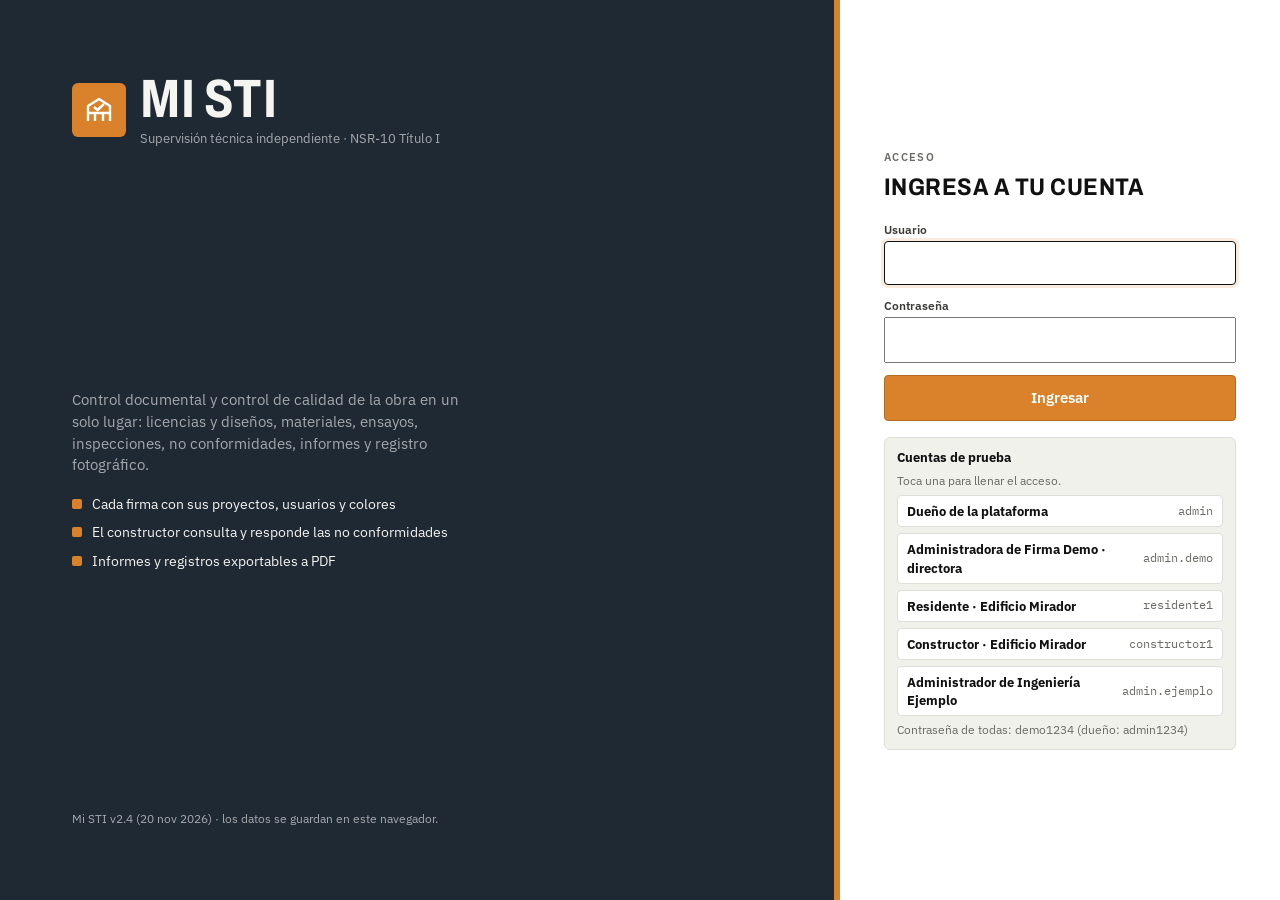
<file: index.html>
<!doctype html>
<html lang="es">
<head>
<meta charset="utf-8">
<meta name="viewport" content="width=device-width,initial-scale=1,viewport-fit=cover">
<title>Mi STI</title>
<meta name="description" content="Control documental y de calidad para la supervisión técnica independiente (NSR-10 Título I).">
<link rel="manifest" href="manifest.webmanifest?v=2.4">
<link rel="icon" type="image/png" sizes="32x32" href="icons/favicon-32.png?v=2.4">
<link rel="icon" type="image/svg+xml" href="icons/icon.svg?v=2.4">
<link rel="apple-touch-icon" sizes="180x180" href="icons/apple-touch-icon.png?v=2.4">
<meta name="theme-color" content="#1f2933">
<meta name="application-name" content="Mi STI">
<meta name="apple-mobile-web-app-title" content="Mi STI">
<meta name="apple-mobile-web-app-capable" content="yes">
<meta name="mobile-web-app-capable" content="yes">
<meta name="apple-mobile-web-app-status-bar-style" content="black-translucent">
<link rel="preconnect" href="https://fonts.googleapis.com">
<link rel="preconnect" href="https://fonts.gstatic.com" crossorigin>
<link rel="stylesheet" href="https://fonts.googleapis.com/css2?family=Archivo:wdth,wght@75..100,500..800&family=IBM+Plex+Sans:wght@400;500;600;700&family=IBM+Plex+Mono:wght@400;500&display=swap">
<link rel="stylesheet" href="css/app.css?v=2.4">
</head>
<body>
<div id="loginRoot" hidden></div>
<div class="app" id="app" hidden>
  <aside class="rail" aria-label="Módulos">
    <div class="brand"><span class="logo" id="railLogo"></span><span><b>MI STI</b><small id="railFirm"></small></span></div>
    <nav class="nav" id="nav"></nav>
    <div class="railfoot">Mi STI v2.4 (20 nov 2026) · datos guardados en este navegador.</div>
  </aside>
  <div class="main">
    <header class="top">
      <div class="proj"><select id="projSel" aria-label="Proyecto"></select><span id="topSub"></span><span class="topver">Mi STI v2.4 (20 nov 2026)</span></div>
      <span class="aiBox" id="aiBox"><i></i><span>Conectando IA…</span></span>
      <div class="userbox" id="userBox"></div>
    </header>
    <div class="ro" id="roBanner" hidden></div>
    <main class="content" id="view"></main>
  </div>
</div>
<div class="scrim" id="scrim" hidden></div>
<aside class="sheet" id="sheet" hidden role="dialog" aria-modal="true"></aside>
<div class="lightbox" id="lightbox" hidden></div>
<div class="toast" id="toast" hidden></div>
<noscript><p style="padding:20px">Mi STI necesita JavaScript.</p></noscript>
<script src="js/ens-concreto.js?v=2.4"></script>
<script src="js/ens-mamposteria.js?v=2.4"></script>
<script src="js/datos.js?v=2.4"></script>
<script src="js/core.js?v=2.4"></script>
<script src="js/vistas.js?v=2.4"></script>
<script src="js/acciones.js?v=2.4"></script>
<script src="js/concreto-obra.js?v=2.4"></script>
</body>
</html>
</file>
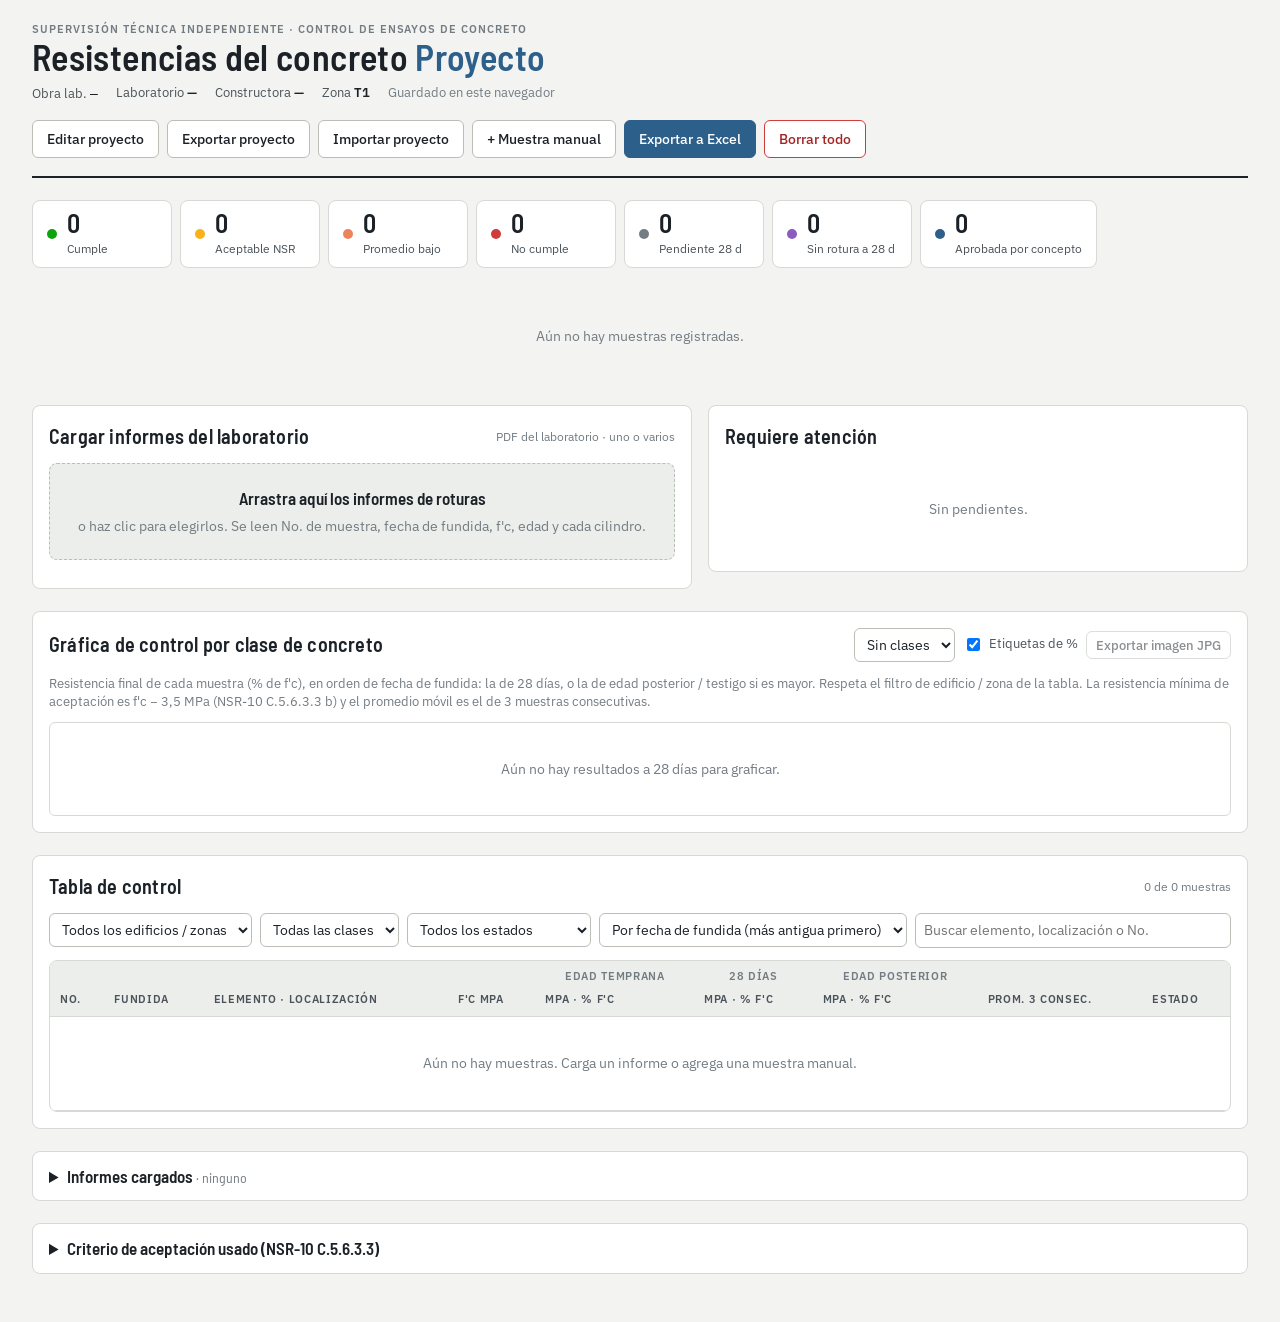
<file: ensayos/concreto.html>
<!doctype html>
<html lang="es">
<head>
<meta charset="utf-8">
<meta name="viewport" content="width=device-width,initial-scale=1,viewport-fit=cover">
<title>Mi STI · Ensayos de concreto</title>
<link rel="preconnect" href="https://fonts.googleapis.com">
<link rel="preconnect" href="https://fonts.gstatic.com" crossorigin>
<link rel="stylesheet" href="https://fonts.googleapis.com/css2?family=Barlow+Semi+Condensed:wght@500;600;700&family=IBM+Plex+Sans:wght@400;500;600&family=IBM+Plex+Mono:wght@400;500&display=swap">
<style>
:root{
  color-scheme:light;
  --bg:#f3f4f2; --surface:#ffffff; --surface-2:#eceeeb; --line:#d6d9d4; --line-strong:#b9beb7;
  --ink:#1b2126; --ink-2:#4a535a; --ink-3:#737c83;
  --accent:#2c5f8a; --accent-ink:#ffffff; --accent-soft:#e3ecf4;
  --good:#0ca30c; --good-ink:#0b6e0b; --good-bg:#e5f4e3;
  --warn:#fab219; --warn-ink:#7a5300; --warn-bg:#fdf1d4;
  --serious:#ec835a; --serious-ink:#9a3f17; --serious-bg:#fbe6dc;
  --crit:#d03b3b; --crit-ink:#a02525; --crit-bg:#f9e0e0;
  --muted-bg:#e7e9e6; --late:#8a5cc2; --late-ink:#5f3a8c; --late-bg:#efe7f8;
  --shadow:0 1px 2px rgba(20,30,40,.06),0 6px 20px rgba(20,30,40,.08);
  --f-display:"Barlow Semi Condensed","Arial Narrow",Arial,sans-serif;
  --f-body:"IBM Plex Sans",system-ui,-apple-system,"Segoe UI",Roboto,sans-serif;
  --f-mono:"IBM Plex Mono",ui-monospace,"SFMono-Regular",Menlo,Consolas,monospace;
}
*{box-sizing:border-box}
body{background:var(--bg);color:var(--ink);font-family:var(--f-body);font-size:14px;line-height:1.45;padding-inline:clamp(16px,3vw,32px);padding-block:0 48px}
.wrap{max-width:1320px;margin:0 auto;display:flex;flex-direction:column;gap:22px}
h1,h2,h3{font-family:var(--f-display);font-weight:600;letter-spacing:.01em;text-wrap:balance;margin:0}
h2{font-size:20px}
h3{font-size:16px}
.mono,.num{font-family:var(--f-mono);font-variant-numeric:tabular-nums}
button,input,select,textarea{font:inherit;color:inherit}
button{cursor:pointer}
:focus-visible{outline:2px solid var(--accent);outline-offset:2px}
.eyebrow{font-size:11px;text-transform:uppercase;letter-spacing:.09em;color:var(--ink-3);font-weight:600}
.muted{color:var(--ink-3)}

/* header */
.top{display:flex;flex-wrap:wrap;align-items:flex-end;justify-content:space-between;gap:16px;padding-block:22px 18px;border-bottom:2px solid var(--ink)}
.top h1{font-size:clamp(26px,4vw,36px);line-height:1.05}
.top h1 span{color:var(--accent)}
.meta{display:flex;flex-wrap:wrap;gap:6px 18px;margin-top:8px;color:var(--ink-2);font-size:13px}
.meta b{font-weight:600;color:var(--ink)}
.actions{display:flex;flex-wrap:wrap;gap:8px}
.btn{border:1px solid var(--line-strong);background:var(--surface);padding:8px 14px;border-radius:6px;font-weight:500;display:inline-flex;align-items:center;gap:6px}
.btn:hover{border-color:var(--ink-2)}
.btn.primary{background:var(--accent);border-color:var(--accent);color:var(--accent-ink)}
.btn.primary:hover{filter:brightness(1.08)}
.btn.danger{color:var(--crit-ink);border-color:var(--crit)}
.btn.small{padding:4px 9px;font-size:12.5px}
.btn:disabled{opacity:.5;cursor:not-allowed}
.banner{padding:10px 14px;border-radius:6px;background:var(--warn-bg);color:var(--warn-ink);border:1px solid var(--warn)}

/* status summary */
.statusbar{display:flex;flex-wrap:wrap;gap:8px}
.schip{display:flex;align-items:center;gap:10px;border:1px solid var(--line);background:var(--surface);border-radius:8px;padding:9px 14px;min-width:140px;text-align:left}
.schip .n{font-family:var(--f-display);font-size:26px;font-weight:600;line-height:1}
.schip .l{font-size:12px;color:var(--ink-2);line-height:1.2}
.schip[aria-pressed="true"]{border-color:var(--ink);box-shadow:inset 0 0 0 1px var(--ink)}
.dot{width:10px;height:10px;border-radius:50%;flex:none}

/* class cards */
.classes{display:grid;grid-template-columns:repeat(auto-fit,minmax(260px,1fr));gap:12px}
.ccard{background:var(--surface);border:1px solid var(--line);border-radius:8px;padding:14px 16px;display:flex;flex-direction:column;gap:10px}
.ccard header{display:flex;justify-content:space-between;align-items:baseline;gap:8px}
.ccard .fc{font-family:var(--f-display);font-size:24px;font-weight:600}
.ccard .fc small{font-size:13px;color:var(--ink-3);font-family:var(--f-body);font-weight:400}
.stats{display:grid;grid-template-columns:repeat(3,1fr);gap:8px 12px}
.stats div{display:flex;flex-direction:column}
.stats .k{font-size:11px;color:var(--ink-3)}
.stats .v{font-family:var(--f-mono);font-size:15px;font-weight:500}
.bar{height:6px;border-radius:3px;background:var(--surface-2);overflow:hidden;display:flex;gap:2px}
.bar i{display:block;height:100%}

/* layout grid */
.grid2{display:grid;grid-template-columns:minmax(0,1.1fr) minmax(0,.9fr);gap:16px;align-items:start}
@media (max-width:900px){.grid2{grid-template-columns:1fr}}
.panel{background:var(--surface);border:1px solid var(--line);border-radius:8px;padding:16px;display:flex;flex-direction:column;gap:12px;min-width:0}
.panel > header{display:flex;justify-content:space-between;align-items:center;gap:10px;flex-wrap:wrap}

/* drop */
.drop{border:1.5px dashed var(--line-strong);border-radius:8px;padding:22px 16px;text-align:center;background:var(--surface-2);display:flex;flex-direction:column;align-items:center;gap:6px;cursor:pointer;transition:background .15s,border-color .15s}
.drop.over{border-color:var(--accent);background:var(--accent-soft)}
.drop strong{font-family:var(--f-display);font-size:17px;font-weight:600}
.drop input{display:none}
.review{display:flex;flex-direction:column;gap:12px}
.rep{border:1px solid var(--line);border-radius:8px;overflow:hidden}
.rep > .rh{background:var(--surface-2);padding:10px 12px;display:flex;flex-wrap:wrap;gap:4px 14px;align-items:baseline}
.rep > .rh b{font-family:var(--f-display);font-size:16px;font-weight:600}
.warns{display:flex;flex-direction:column;gap:4px;padding:8px 12px 0}
.warn{font-size:12.5px;padding:6px 9px;border-radius:5px;background:var(--serious-bg);color:var(--serious-ink)}
.warn.crit{background:var(--crit-bg);color:var(--crit-ink)}
.warn.info{background:var(--accent-soft);color:var(--ink-2)}
.ritem{display:grid;grid-template-columns:auto 1fr;gap:4px 10px;padding:10px 12px;border-top:1px solid var(--line)}
.ritem:first-of-type{border-top:0}
.ritem .rt{display:flex;flex-wrap:wrap;gap:6px 10px;align-items:center}
.ritem .rv{grid-column:2;font-size:12.5px;color:var(--ink-2)}
.ritem .fields{grid-column:2;display:flex;flex-wrap:wrap;gap:8px}
.ritem .fields label{display:flex;flex-direction:column;font-size:11px;color:var(--ink-3);gap:2px}
.ritem .fields input,.ritem .fields select{padding:4px 6px;border:1px solid var(--line-strong);border-radius:4px;background:var(--surface);font-size:13px}
.tag{font-size:11px;font-weight:600;letter-spacing:.04em;text-transform:uppercase;padding:2px 7px;border-radius:4px;background:var(--surface-2);color:var(--ink-2)}
.tag.new{background:var(--accent-soft);color:var(--accent)}
.tag.add{background:var(--good-bg);color:var(--good-ink)}
.tag.dup{background:var(--muted-bg);color:var(--ink-3)}
.tag.diff{background:var(--serious-bg);color:var(--serious-ink)}
.rfoot{display:flex;justify-content:flex-end;gap:8px;flex-wrap:wrap}

/* alerts */
.alerts{display:flex;flex-direction:column;gap:6px;max-height:430px;overflow:auto}
.alert{display:grid;grid-template-columns:auto 1fr auto;gap:10px;align-items:center;padding:8px 10px;border-radius:6px;border:1px solid var(--line);background:var(--surface);text-align:left;width:100%}
.alert:hover{border-color:var(--ink-3)}
.alert[data-open]{cursor:pointer}
.alert.rev{opacity:.7}
.alert .t{font-size:13px}
.alert .t small{display:block;color:var(--ink-3);font-size:12px}
.alert .no{font-family:var(--f-mono);font-size:12px;color:var(--ink-2)}
.avisos{display:flex;flex-direction:column;gap:4px;padding-bottom:6px;margin-bottom:2px;border-bottom:1px dashed var(--line)}
.aviso summary{cursor:pointer;font-size:12.5px;color:var(--ink-2);display:flex;align-items:center;gap:6px;list-style:none;padding:3px 0}
.aviso summary::-webkit-details-marker{display:none}
.aviso summary::after{content:"▸";color:var(--ink-3);font-size:11px}
.aviso[open] summary::after{content:"▾"}
.avl{font-size:12px;color:var(--ink-2);display:flex;flex-direction:column;gap:3px;padding:2px 0 6px 4px}
.avl.avn{flex-direction:row;flex-wrap:wrap;gap:4px}
.avb{border:1px solid var(--line);background:var(--surface);border-radius:4px;padding:1px 6px;font-size:11.5px;font-family:var(--f-mono)}
.avb:hover{border-color:var(--ink-3)}
.avline{display:flex;justify-content:space-between;gap:8px;align-items:center}
.avline.done,.avi.done{opacity:.6}
.avn{display:flex;flex-wrap:wrap;gap:4px}
.avi{display:inline-flex;align-items:stretch}
.avi .avb{border-radius:4px 0 0 4px}
.avx{border:1px solid var(--line);background:var(--surface);border-radius:4px;padding:1px 7px;font-size:11.5px;color:var(--good-ink);white-space:nowrap}
.avx:hover{border-color:var(--good)}
.avx.sm{border-left:0;border-radius:0 4px 4px 0;padding:1px 5px}
.avlink{border:0;background:none;padding:0;font-size:11.5px;color:var(--accent);text-decoration:underline}

/* chips */
.chip{display:inline-flex;align-items:center;gap:5px;font-size:12px;font-weight:600;padding:2px 8px 2px 6px;border-radius:999px;white-space:nowrap}
.chip .ic{font-family:var(--f-mono);font-size:11px;width:15px;height:15px;border-radius:50%;display:inline-grid;place-items:center;color:#fff}
.c-good{background:var(--good-bg);color:var(--good-ink)} .c-good .ic{background:var(--good)}
.c-warn{background:var(--warn-bg);color:var(--warn-ink)} .c-warn .ic{background:#c98a00}
.c-serious{background:var(--serious-bg);color:var(--serious-ink)} .c-serious .ic{background:#d0643a}
.c-crit{background:var(--crit-bg);color:var(--crit-ink)} .c-crit .ic{background:var(--crit)}
.c-muted{background:var(--muted-bg);color:var(--ink-2)} .c-muted .ic{background:var(--ink-3)}
.c-late{background:var(--late-bg);color:var(--late-ink)} .c-late .ic{background:var(--late)}
.c-apr{background:var(--accent-soft);color:var(--accent)} .c-apr .ic{background:var(--accent)}

/* chart */
.chartbox{position:relative}
.chartbox svg{width:100%;height:auto;display:block}
.chartbox{overflow-x:auto;border:1px solid var(--line);border-radius:6px;background:#fff}
.chartbox svg{min-width:760px}
.ctools{display:flex;flex-wrap:wrap;gap:8px;align-items:center}
.ctools select{padding:6px 8px;border:1px solid var(--line-strong);border-radius:6px;background:var(--surface)}
.ctools label{display:inline-flex;gap:6px;align-items:center;font-size:13px;color:var(--ink-2)}
.impbox{display:flex;flex-wrap:wrap;gap:10px;align-items:center;justify-content:space-between;padding:12px 14px;border:1px solid var(--accent);background:var(--accent-soft);border-radius:8px}
.tip{position:absolute;pointer-events:none;background:var(--ink);color:var(--bg);padding:7px 9px;border-radius:6px;font-size:12px;line-height:1.35;box-shadow:var(--shadow);max-width:240px;z-index:3}
.tip b{font-family:var(--f-mono)}
.legend{display:flex;flex-wrap:wrap;gap:6px 14px;font-size:12px;color:var(--ink-2)}
.legend span{display:inline-flex;align-items:center;gap:6px}

/* table */
.filters{display:flex;flex-wrap:wrap;gap:8px;align-items:center}
.filters select,.filters input{padding:6px 8px;border:1px solid var(--line-strong);border-radius:6px;background:var(--surface)}
.filters input{min-width:0;flex:1 1 180px}
.tablewrap{overflow-x:auto;border:1px solid var(--line);border-radius:8px;background:var(--surface)}
table{border-collapse:collapse;width:100%;min-width:1080px}
th,td{padding:8px 10px;text-align:left;vertical-align:top;border-bottom:1px solid var(--line)}
thead th{position:sticky;top:0;background:var(--surface-2);font-size:11px;text-transform:uppercase;letter-spacing:.06em;color:var(--ink-2);font-weight:600;white-space:nowrap}
thead tr.grp th{text-align:center;border-bottom:0;padding-bottom:0;color:var(--ink-3)}
tbody tr{cursor:pointer}
tbody tr:hover td{background:var(--accent-soft)}
td.no{font-family:var(--f-mono);font-weight:500;position:sticky;left:0;background:var(--surface);z-index:1}
tbody tr:hover td.no{background:var(--accent-soft)}
td.loc{max-width:240px}
td.loc .e{font-weight:600;font-size:12.5px}
td.loc .l{color:var(--ink-2);font-size:12.5px}
.ed{font-size:10.5px;font-weight:600;letter-spacing:.05em;padding:1px 5px;border-radius:3px;border:1px solid var(--line-strong);color:var(--ink-2);margin-left:4px}
.res .v{font-family:var(--f-mono);font-weight:500;white-space:nowrap}
.res .pct{font-size:12px;color:var(--ink-2);margin-left:4px}
.res .cyl{font-family:var(--f-mono);font-size:11px;color:var(--ink-3);white-space:nowrap}
.res .flag{color:var(--serious-ink);font-weight:700;margin-left:3px}
.below{color:var(--crit-ink)}
.empty{padding:36px 16px;text-align:center;color:var(--ink-3)}

/* sheet */
.scrim{position:fixed;inset:0;background:rgba(10,15,20,.4);z-index:20}
.sheet{position:fixed;top:0;right:0;bottom:0;width:min(560px,100%);background:var(--surface);z-index:21;box-shadow:var(--shadow);display:flex;flex-direction:column;padding-top:env(safe-area-inset-top,0px);padding-bottom:env(safe-area-inset-bottom,0px)}
.sheet .sh{display:flex;justify-content:space-between;align-items:center;padding:14px 18px;border-bottom:1px solid var(--line);gap:10px}
.sheet .sb{overflow:auto;padding:16px 18px;display:flex;flex-direction:column;gap:16px}
.form{display:grid;grid-template-columns:repeat(2,minmax(0,1fr));gap:10px}
.form label{display:flex;flex-direction:column;gap:3px;font-size:12px;color:var(--ink-2)}
.form label.full{grid-column:1/-1}
.form input,.form select,.form textarea{padding:7px 9px;border:1px solid var(--line-strong);border-radius:5px;background:var(--surface)}
.elist{display:flex;flex-direction:column;gap:8px}
.eitem{border:1px solid var(--line);border-radius:6px;padding:10px 12px;display:grid;grid-template-columns:1fr auto;gap:4px 10px}
.eitem .h{font-weight:600}
.eitem .d{font-family:var(--f-mono);font-size:12.5px;color:var(--ink-2)}
.addE{display:grid;grid-template-columns:repeat(3,minmax(0,1fr));gap:8px}
.addE label{display:flex;flex-direction:column;gap:3px;font-size:12px;color:var(--ink-2)}
.addE input{padding:6px 8px;border:1px solid var(--line-strong);border-radius:5px;background:var(--surface);min-width:0}
.confirm{display:flex;gap:8px;align-items:center;flex-wrap:wrap;background:var(--crit-bg);color:var(--crit-ink);padding:8px 10px;border-radius:6px}

.toast{position:fixed;left:50%;bottom:calc(20px + env(safe-area-inset-bottom,0px));transform:translateX(-50%);background:var(--ink);color:var(--bg);padding:10px 16px;border-radius:8px;box-shadow:var(--shadow);z-index:40;font-size:13.5px;max-width:calc(100% - 32px)}
details.crit{background:var(--surface);border:1px solid var(--line);border-radius:8px;padding:12px 16px}
details.crit summary{cursor:pointer;font-family:var(--f-display);font-size:17px;font-weight:600}
details.crit .body{max-width:75ch;color:var(--ink-2);display:flex;flex-direction:column;gap:8px;margin-top:10px}
details.crit table{min-width:0;width:auto}
.reps{display:flex;flex-direction:column;gap:6px}
.repline{display:flex;flex-wrap:wrap;align-items:center;gap:4px 14px;font-size:13px;padding:6px 0;border-bottom:1px solid var(--line)}
/* tabla tipo Excel */
td.no{padding:0!important}
td.no .nob{display:flex;align-items:stretch;min-height:46px}
td.no .nob i{width:5px;flex:none}
td.no .nob span{flex:1;display:grid;place-items:center;font-family:var(--f-mono);font-size:16px;font-weight:600;padding:0 12px}
.res .cyl .p{color:var(--ink-3)}
.xwrap{overflow:auto;max-height:78vh;border:1px solid var(--line-strong);border-radius:6px;background:var(--surface)}
table.xt{border-collapse:separate;border-spacing:0;width:max-content;min-width:100%;font-size:12.5px}
.xt th,.xt td{border-right:1px solid var(--line);border-bottom:1px solid var(--line);padding:5px 7px;text-align:center;vertical-align:middle}
.xt thead{position:sticky;top:0;z-index:3}
.xt thead th{position:static;min-width:54px;max-width:120px;background:#e4e8ec;color:var(--ink);font-size:11.5px;font-weight:600;line-height:1.2;text-transform:none;letter-spacing:0;white-space:normal}
.xt thead th.gT{background:#dde8f3}.xt thead th.gD{background:#dcefdc}.xt thead th.gP{background:#ece2f5}
.xt td.gT{background:#f6f9fc}.xt td.gD{background:#f5fbf5}.xt td.gP{background:#faf7fd}
.xt td.gT.b,.xt td.gD.b,.xt td.gP.b{border-left:2px solid var(--line-strong)}
.xt th.b{border-left:2px solid var(--line-strong)}
.xt tbody tr{cursor:pointer}
.xt tbody tr:hover td{background:var(--accent-soft)!important}
.xt .c-no{position:sticky;left:0;z-index:2;background:var(--surface);border-right:2px solid var(--line-strong);padding:0}
.xt thead th.c-no{position:sticky;left:0;z-index:4;background:#e4e8ec;padding:5px 7px;min-width:70px}
.xt .nob{display:flex;align-items:stretch;min-height:44px}
.xt .nob i{width:5px;flex:none}
.xt .nob span{flex:1;display:grid;place-items:center;font-family:var(--f-mono);font-size:16px;font-weight:600;color:var(--ink);padding:0 10px}
.xt td.t{text-align:left;min-width:120px;max-width:230px;white-space:normal}
.xt td.f{font-family:var(--f-mono);white-space:nowrap;font-size:12px;color:var(--ink-2)}
.xt .cv{font-family:var(--f-mono);font-weight:500;white-space:nowrap}
.xt .cp{font-family:var(--f-mono);font-size:10.5px;color:var(--ink-3);white-space:nowrap}
.xt td.pr .cv{font-weight:700}
.xt td.pc{font-family:var(--f-mono);font-weight:700;white-space:nowrap}
.xt .lo,.xt .lo .cp{color:var(--crit-ink)!important}
.xt .mid,.xt .mid .cp{color:var(--warn-ink)!important}
.xt .ok{color:var(--good-ink)}
.xt td.e0{color:var(--line-strong)}
.xt .sub{font-size:10.5px;color:var(--ink-3);margin-top:2px;white-space:nowrap}
.kv{display:grid;grid-template-columns:auto 1fr;gap:3px 12px;font-size:12.5px}
.kv span:nth-child(odd){color:var(--ink-3)}
.zrow{display:grid;grid-template-columns:110px 1fr auto;gap:8px;align-items:center}
.zrow input{padding:7px 9px;border:1px solid var(--line-strong);border-radius:5px;background:var(--surface);min-width:0}
@media (prefers-reduced-motion:reduce){*{transition:none!important}}
</style>
<style>body{margin:0}[hidden]{display:none!important}img{max-width:100%}</style>
</head>
<body>
<script>
/* Puente con Mi STI: el proyecto, la constructora, las torres y la paleta llegan por la URL. Cada proyecto guarda sus ensayos aparte. */
window.STI=(function(){var q=new URLSearchParams(location.search);function j(k,d){try{return JSON.parse(q.get(k)||"")}catch(e){return d}}
var th=j("th",{}),r=document.documentElement.style;
if(th.accent){r.setProperty("--accent",th.accent);r.setProperty("--accent-ink",th.accentInk||"#fff");r.setProperty("--accent-soft",th.accentSoft||"#eef");}
return{p:(q.get("p")||"demo").replace(/[^\w-]/g,""),proyecto:q.get("proy")||"Proyecto",obra:q.get("obra")||"",constructora:q.get("cons")||"",laboratorio:q.get("lab")||"",zonas:j("zonas",[]),embebida:window.self!==window.top};})();
</script>



<div class="wrap">
  <header class="top">
    <div>
      <div class="eyebrow">Supervisión técnica independiente · Control de ensayos de concreto</div>
      <h1>Resistencias del concreto <span id="hProy"></span></h1>
      <div class="meta">
        <span>Obra lab. <b class="mono" id="hObra"></b></span>
        <span>Laboratorio <b id="hLab"></b></span>
        <span>Constructora <b id="hCons"></b></span>
        <span id="hZonas"></span>
        <span id="syncState" class="muted">Conectando…</span>
      </div>
    </div>
    <div class="actions">
      <button class="btn" id="btnCfg" type="button">Editar proyecto</button>
      <button class="btn" id="btnExpJ" type="button">Exportar proyecto</button>
      <button class="btn" id="btnImpJ" type="button">Importar proyecto</button>
      <input type="file" id="fileJ" accept=".json,application/json" hidden>
      <button class="btn" id="btnNew" type="button">+ Muestra manual</button>
      <button class="btn primary" id="btnExport" type="button">Exportar a Excel</button>
      <button class="btn danger" id="btnReset" type="button">Borrar todo</button>
    </div>
  </header>

  <div id="banner" class="banner" hidden></div>
  <div id="impBox" hidden></div>

  <section class="statusbar" id="statusbar" aria-label="Resumen por estado"></section>

  <section class="classes" id="classes" aria-label="Resumen por clase de concreto"></section>

  <section class="grid2">
    <div class="panel">
      <header><h2>Cargar informes del laboratorio</h2><span class="muted" style="font-size:12px">PDF del laboratorio · uno o varios</span></header>
      <label class="drop" id="drop" for="file">
        <strong>Arrastra aquí los informes de roturas</strong>
        <span class="muted">o haz clic para elegirlos. Se leen No. de muestra, fecha de fundida, f'c, edad y cada cilindro.</span>
        <input type="file" id="file" accept="application/pdf,.pdf" multiple>
      </label>
      <div id="review" class="review"></div>
    </div>
    <div class="panel">
      <header><h2>Requiere atención</h2><span class="muted" id="alertCount" style="font-size:12px"></span></header>
      <div class="alerts" id="alerts"></div>
    </div>
  </section>

  <section class="panel">
    <header>
      <h2>Gráfica de control por clase de concreto</h2>
      <div class="ctools">
        <select id="cFc" aria-label="Clase de concreto"></select>
        <label><input type="checkbox" id="cLbl" checked> Etiquetas de %</label>
        <button class="btn small" type="button" id="btnJpg">Exportar imagen JPG</button>
      </div>
    </header>
    <div class="muted" style="font-size:12.5px">Resistencia final de cada muestra (% de f'c), en orden de fecha de fundida: la de 28 días, o la de edad posterior / testigo si es mayor. Respeta el filtro de edificio / zona de la tabla. La resistencia mínima de aceptación es f'c − 3,5 MPa (NSR-10 C.5.6.3.3 b) y el promedio móvil es el de 3 muestras consecutivas.</div>
    <div class="chartbox" id="chart"></div>
  </section>

  <section class="panel">
    <header>
      <h2>Tabla de control</h2>
      <span class="muted" id="countLbl" style="font-size:12px"></span>
    </header>
    <div class="filters">
      <select id="fEdif" aria-label="Edificio o zona"></select>
      <select id="fFc" aria-label="Clase"><option value="">Todas las clases</option></select>
      <select id="fEst" aria-label="Estado"><option value="">Todos los estados</option></select>
      <select id="fSort" aria-label="Orden"><option value="asc">Por fecha de fundida (más antigua primero)</option><option value="desc">Fundida más reciente primero</option><option value="no">Por No. de muestra</option></select>
      <input id="fQ" type="search" placeholder="Buscar elemento, localización o No.">
    </div>
    <div class="tablewrap">
      <table>
        <thead>
          <tr class="grp"><th colspan="4"></th><th>Edad temprana</th><th>28 días</th><th>Edad posterior</th><th colspan="2"></th></tr>
          <tr><th>No.</th><th>Fundida</th><th>Elemento · localización</th><th>f'c MPa</th><th>MPa · % f'c</th><th>MPa · % f'c</th><th>MPa · % f'c</th><th>Prom. 3 consec.</th><th>Estado</th></tr>
        </thead>
        <tbody id="tbody"></tbody>
      </table>
    </div>
  </section>

  <details class="crit" id="repsBox">
    <summary>Informes cargados <span class="muted" id="repsCount" style="font-weight:400;font-size:14px"></span></summary>
    <div class="reps" id="reps" style="margin-top:10px"></div>
  </details>

  <details class="crit">
    <summary>Criterio de aceptación usado (NSR-10 C.5.6.3.3)</summary>
    <div class="body">
      <p>Un <b>ensayo</b> es el promedio de los cilindros de una misma muestra (mínimo 3 cilindros de 100×200 mm, C.5.6.2.4), a 28 días. Una clase de concreto es satisfactoria si cumple ambos requisitos:</p>
      <p><b>(a)</b> Cada promedio de 3 ensayos consecutivos de la <b>misma clase (mismo f'c)</b>, en orden de fundida, es ≥ f'c.<br><b>(b)</b> Ningún ensayo es menor que f'c − 3,5 MPa (f'c ≤ 35 MPa) o que 0,90 f'c (f'c &gt; 35 MPa).</p>
      <table>
        <thead><tr><th>Clase</th><th>f'c</th><th>Límite individual (b)</th></tr></thead>
        <tbody>
          <tr><td>3000 psi</td><td class="num">21,0 MPa</td><td class="num">17,5 MPa (83 %)</td></tr>
          <tr><td>4000 psi</td><td class="num">28,0 MPa</td><td class="num">24,5 MPa (88 %)</td></tr>
          <tr><td>5000 psi</td><td class="num">34,5 MPa</td><td class="num">31,0 MPa (90 %)</td></tr>
        </tbody>
      </table>
      <p><b>Estados:</b> <i>Cumple</i>: la resistencia final es ≥ 100 % de f'c (redondeada al % entero, como se muestra), sin importar el promedio de 3 consecutivos. <i>Aceptable NSR</i>: bajo 100 % pero sobre el límite (b), con promedio (a) ≥ f'c o sin 3 ensayos aún. <i>Promedio bajo</i>: bajo 100 %, sobre el límite (b), y el promedio de 3 consecutivos de su clase queda bajo f'c. <i>No cumple</i>: bajo el límite (b); aplica C.5.6.5 (investigación, núcleos NTC 3658). <b>Resistencia final:</b> la mayor entre la rotura a 28 días y la de edad posterior o testigos. Si la muestra testigo alcanza la resistencia, el estado se actualiza con ese resultado y se indica la edad de la rotura; el promedio de 3 consecutivos también usa la resistencia final.</p>
      <p><b>Dispersión:</b> se marca con ⚑ cuando el rango de los cilindros supera 10,6 % del promedio (3 cilindros de 100×200 mm; 9,0 % para 2), referencia de NTC 673 / ASTM C39.</p>
      <p><b>Solo cuentan resultados a 28 días o más:</b> una rotura temprana (3, 7 o 14 días) nunca da por cumplida la muestra, aunque supere f'c.</p>
      <p><b>Estado a criterio:</b> solo las muestras en «Promedio bajo» tienen en la tabla un selector para pasarlas a «Aceptable NSR» a criterio del interventor, muestra por muestra. Una muestra que no llega al 100 % de f'c nunca se puede marcar como «Cumple». Se puede dejar una observación en la ficha. El cálculo y los promedios no cambian.</p>
      <p><b>Alertas:</b> «Requiere atención» lista lo que exige una acción (no cumple, promedio bajo, rotura atrasada). Arriba, en dos líneas compactas que se despliegan, están los avisos del laboratorio (calibración de equipos) y las muestras con dispersión alta (⚑). Cada aviso se puede marcar como revisado; así, al llegar un informe nuevo solo quedan pendientes los avisos nuevos. Una dispersión revisada vuelve a pendiente si la muestra recibe una rotura nueva con dispersión.</p>
      <p><b>Aprobada por concepto:</b> una muestra que no cumple, con promedio bajo o sin rotura puede aprobarse a mano con un soporte externo (concepto del estructural, núcleos, ensayos no destructivos, resultados del proveedor). Queda registrado el soporte, la referencia, quién lo emite y la fecha; los resultados de laboratorio no cambian.</p>
      <p><b>Muestra vencida:</b> han pasado más de 31 días desde la fundida y no hay rotura a 28 días.</p>
      <p><b>Cambios frente a la tabla anterior:</b> el promedio de 3 ensayos usaba la muestra y las <i>dos siguientes</i> sin separar clases (21, 28 y 34,5 MPa mezclados); aquí usa la muestra y las <i>dos anteriores</i> de la misma clase. El límite individual era 90 % para todas las clases; aquí es f'c − 3,5 MPa.</p>
    </div>
  </details>
</div>

<div id="tip" class="tip" hidden></div>
<div id="scrim" class="scrim" hidden></div>
<aside id="sheet" class="sheet" hidden aria-modal="true" role="dialog"></aside>
<div id="toast" class="toast" hidden></div>

<script>
/* ================= Lectura de informes de laboratorio (formato compatible) ================= */
const MESES={ENERO:1,FEBRERO:2,MARZO:3,ABRIL:4,MAYO:5,JUNIO:6,JULIO:7,AGOSTO:8,SEPTIEMBRE:9,SETIEMBRE:9,OCTUBRE:10,NOVIEMBRE:11,DICIEMBRE:12};
const pad2=n=>String(n).padStart(2,"0");
const numCO=s=>parseFloat(String(s).replace(",","."));
function clusterLines(toks,tol){const sorted=[...toks].sort((a,b)=>a.y-b.y);const lines=[];for(const t of sorted){const last=lines[lines.length-1];if(last&&Math.abs(t.y-last.y)<=tol)last.toks.push(t);else lines.push({y:t.y,toks:[t]});}lines.forEach(l=>l.toks.sort((a,b)=>a.x-b.x));return lines;}
function parsePageTokens(toks){
  const lines=clusterLines(toks,2.5);const cyls=[];
  for(const l of lines){const t=l.toks.map(o=>o.s);
    for(let k=6;k+4<t.length;k++){
      if(/^\d,\d{3}$/.test(t[k])&&/^\d,\d{2}$/.test(t[k-1])&&/^[1-6]$/.test(t[k-2])&&/^\d+,\d$/.test(t[k+3])){
        cyls.push({y:l.y,cargaX:l.toks[k-6].x,carga:numCO(t[k-6]),diam:numCO(t[k-5]),long:numCO(t[k-4]),area:numCO(t[k-3]),falla:parseInt(t[k-2],10),ld:numCO(t[k-1]),factor:numCO(t[k]),psi:numCO(t[k+1]),mpa:numCO(t[k+3]),pct:numCO(t[k+4])});break;}}}
  if(!cyls.length)return[];
  const minCargaX=Math.min(...cyls.map(c=>c.cargaX));
  const dates=toks.filter(o=>/^\d{4}-\d{2}-\d{2}$/.test(o.s)&&o.x<minCargaX&&cyls.some(c=>Math.abs(c.y-o.y)<14));
  const samples=dates.map(D=>{const line=toks.filter(o=>Math.abs(o.y-D.y)<3).sort((a,b)=>a.x-b.x);
    const noTok=line.find(o=>o.x<D.x&&/^\d+$/.test(o.s));const after=line.filter(o=>o.x>D.x&&/^\d+$/.test(o.s)&&o.x<minCargaX);
    return{D,noTok,no:noTok?parseInt(noTok.s,10):null,fcPsi:after[0]?+after[0].s:null,edad:after[1]?+after[1].s:null,cil:[]};});
  if(!samples.length)return[];
  for(const c of cyls){let best=null,bd=Infinity;for(const s of samples){const d=Math.abs(s.D.y-c.y);if(d<bd){bd=d;best=s;}}best.cil.push(c);}
  const ord=(a,b)=>Math.abs(a.y-b.y)>3?a.y-b.y:a.x-b.x;
  for(const s of samples){const ys=s.cil.map(c=>c.y);const y0=Math.min(...ys,s.D.y)-7,y1=Math.max(...ys,s.D.y)+7;
    const band=toks.filter(o=>o.y>=y0&&o.y<=y1);const xL=s.noTok?s.noTok.x+(s.noTok.w||8)+1:0;
    const mix=band.filter(o=>/^Concreto/i.test(o.s)&&o.x<s.D.x);const xR=mix.length?Math.min(...mix.map(o=>o.x))-1:s.D.x-30;
    s.localizacion=band.filter(o=>o.x>xL&&o.x<xR&&o!==s.noTok).sort(ord).map(o=>o.s).join(" ").replace(/\s+/g," ").trim();
    s.mezcla=band.filter(o=>o.x>=xR&&o.x<s.D.x-2).sort(ord).map(o=>o.s).join(" ").trim();
    s.fechaFundida=s.D.s;s.cil.sort((a,b)=>a.y-b.y);delete s.D;delete s.noTok;}
  return samples;
}
function parseReportText(allText){
  const txt=allText.replace(/\s+/g," ");const info={};let m;
  m=txt.match(/CILINDROS\s+No\.\s*(\d+)\s*-\s*(\d+)/i)||txt.match(/No\.\s*(\d{3,5})\s*-\s*(\d+)/);if(m){info.obra=m[1];info.numero=parseInt(m[2],10);}
  m=txt.match(/C[OÓ]DIGO DE OBRA:\s*(\d+)/i);if(m)info.obra=m[1];
  m=txt.match(/ENSAYO:\s*(\d{1,2})\s+DE\s+([A-ZÁÉÍÓÚa-záéíóú]+)\s+DE\s+(\d{4})/i);
  if(m){const mes=MESES[m[2].toUpperCase().normalize("NFD").replace(/[\u0300-\u036f]/g,"")];if(mes)info.fechaEnsayo=`${m[3]}-${pad2(mes)}-${pad2(m[1])}`;}
  m=txt.match(/emisi[oó]n de informe:\s*(\d{4}-\d{2}-\d{2})/i);if(m)info.fechaEmision=m[1];
  m=txt.match(/PROYECTO:\s*(.+?)\s+DIRIGIDO/i);if(m)info.proyecto=m[1].trim();
  m=txt.match(/CONSTRUCTORA:\s*(.+?)\s+-\s+NIT/i);if(m)info.constructora=m[1].trim();
  m=txt.match(/laboratorista\s+(.+?)\s*\/\s*\(/i);if(m)info.laboratorista=m[1].trim();
  info.equipos=[];
  for(const seg of txt.split(/---/)){const cal=seg.match(/Fecha calibraci[oó]n:\s*(\d{4})\/(\d{1,2})\/(\d{1,2})/i);if(!cal)continue;
    const prox=seg.match(/pr[oó]xima calibraci[oó]n:\s*(\d{4})\/(\d{1,2})\/(\d{1,2})/i);const name=seg.replace(/^.*?\d\.\s*/,"").split(",")[0].trim();
    const serie=(seg.match(/serie:\s*([^,]+)/i)||[])[1];
    info.equipos.push({nombre:name,serie:serie?serie.trim():"",calibracion:`${cal[1]}-${pad2(cal[2])}-${pad2(cal[3])}`,proxima:prox?`${prox[1]}-${pad2(prox[2])}-${pad2(prox[3])}`:null});}
  return info;
}
function loadScript(src){return new Promise((res,rej)=>{if(document.querySelector(`script[src="${src}"]`)){res();return;}const s=document.createElement("script");s.src=src;s.onload=res;s.onerror=()=>rej(new Error("No se pudo cargar "+src));document.head.appendChild(s);});}
const PDFJS="../vendor/pdf.min.js";
const PDFJS_W="../vendor/pdf.worker.min.js";
async function ensurePdf(){await loadScript(PDFJS);await loadScript(PDFJS_W);window.pdfjsLib.GlobalWorkerOptions.workerSrc=PDFJS_W;}
async function readPdf(file){
  await ensurePdf();
  const doc=await window.pdfjsLib.getDocument({data:new Uint8Array(await file.arrayBuffer()),isEvalSupported:false}).promise;
  let allText="";const samples=[];
  for(let p=1;p<=doc.numPages;p++){const page=await doc.getPage(p);const vp=page.getViewport({scale:1});const tc=await page.getTextContent();
    const toks=[];
    for(const it of tc.items){if(!it.str||!it.str.trim())continue;const x0=it.transform[4],y=vp.height-it.transform[5],L=it.str.length||1;
      for(const m of it.str.matchAll(/\S+/g)){toks.push({s:m[0],x:x0+(m.index/L)*it.width,y,w:(m[0].length/L)*it.width});}
      allText+=it.str+(it.hasEOL?"\n":" ");}
    samples.push(...parsePageTokens(toks));}
  return{info:parseReportText(allText),samples};
}

/* ================= Utilidades ================= */
const $=id=>document.getElementById(id);
const esc=s=>String(s??"").replace(/[&<>"']/g,c=>({"&":"&amp;","<":"&lt;",">":"&gt;",'"':"&quot;","'":"&#39;"}[c]));
const fmt=(n,d=1)=>n==null||isNaN(n)?"—":n.toLocaleString("es-CO",{minimumFractionDigits:d,maximumFractionDigits:d});
const pct=n=>n==null||isNaN(n)?"—":Math.round(n*100)+" %";
const MESC=["ene","feb","mar","abr","may","jun","jul","ago","sep","oct","nov","dic"];
const fdate=s=>{if(!s)return"—";const[y,m,d]=s.split("-");return`${d} ${MESC[+m-1]} ${y.slice(2)}`;};
const dnum=s=>{const[y,m,d]=s.split("-").map(Number);return Date.UTC(y,m-1,d)/864e5;};
const addDays=(s,n)=>{const t=new Date((dnum(s)+n)*864e5);return t.toISOString().slice(0,10);};
const TODAY=(()=>{const d=new Date();return`${d.getFullYear()}-${pad2(d.getMonth()+1)}-${pad2(d.getDate())}`;})();
const mean=a=>a.reduce((x,y)=>x+y,0)/a.length;
const PSI2MPA={3000:21,3500:24.5,4000:28,4500:31.5,5000:34.5,6000:42};
const psiToMpa=p=>p==null?null:(PSI2MPA[p]??Math.round(p*0.006895*10)/10);
const CFG0={proyecto:STI.proyecto,obra:STI.obra,constructora:STI.constructora,laboratorio:STI.laboratorio,zonas:STI.zonas.length?STI.zonas:[{cod:"T1",nombre:"Torre 1"}]};
const zonaNombre=c=>((S.cfg.zonas||[]).find(z=>z.cod===c)||{}).nombre||c||"";
const zonaOpts=sel=>`<option value="">Elegir…</option>`+(S.cfg.zonas||[]).map(z=>`<option value="${esc(z.cod)}" ${z.cod===sel?"selected":""}>${esc(z.cod)} · ${esc(z.nombre)}</option>`).join("")+(sel&&!(S.cfg.zonas||[]).some(z=>z.cod===sel)?`<option value="${esc(sel)}" selected>${esc(sel)}</option>`:"");
const normTxt=t=>String(t||"").toUpperCase().normalize("NFD").replace(/[\u0300-\u036f]/g,"");
const ELEMENTOS=["PILOTES","VIGAS CIMENTACIÓN","CIMENTACIÓN","DADO","MURO","LOSA","PLACA","COLUMNAS","PANTALLAS","ESCALERAS","VIGAS"];
function guessElemento(loc){const L=(loc||"").toUpperCase().replace(/\s+/g,"");
  const rules=[["COLUMNA","COLUMNAS"],["PANTALLA","PANTALLAS"],["PILOTE","PILOTES"],["VIGA","VIGAS"],["ESCALERA","ESCALERAS"],["DADO","DADO"],["MURO","MURO"],["LOSA","LOSA"],["PLACA","LOSA"],["CIMENTA","CIMENTACIÓN"]];
  for(const[k,v]of rules)if(L.includes(k))return v;return"";}
function guessEdif(el){const z=(S.cfg.zonas||[]).map(x=>x.cod);if(z.length===1)return z[0];
  const g=["COLUMNAS","PANTALLAS","VIGAS","CIMENTACIÓN","DADO"].includes(el)?"APO":["MURO","LOSA","ESCALERAS"].includes(el)?"IND":"";return z.includes(g)?g:"";}
const limitB=fc=>fc<=35?fc-3.5:0.9*fc;
function rangeFlag(v){if(!v||v.length<2)return null;const a=mean(v);const r=(Math.max(...v)-Math.min(...v))/a*100;const lim=v.length>=3?10.6:9.0;return r>lim?{r,lim}:null;}

const EST={
  cumple:{label:"Cumple",cls:"good",ic:"✓",color:"var(--good)"},
  aceptable:{label:"Aceptable NSR",cls:"warn",ic:"!",color:"var(--warn)"},
  prombajo:{label:"Promedio bajo",cls:"serious",ic:"▲",color:"var(--serious)"},
  nocumple:{label:"No cumple",cls:"crit",ic:"✕",color:"var(--crit)"},
  pendiente:{label:"Pendiente 28 d",cls:"muted",ic:"…",color:"var(--ink-3)"},
  vencido:{label:"Sin rotura a 28 d",cls:"late",ic:"⌛",color:"var(--late)"},
  aprobada:{label:"Aprobada por concepto",cls:"apr",ic:"✓",color:"var(--accent)"}
};
const SOPORTES=["Concepto del diseñador estructural","Ensayos destructivos (núcleos)","Ensayos no destructivos (esclerómetro, ultrasonido)","Resultados del proveedor","Otro"];
const APROBABLE=["nocumple","prombajo","vencido"];
const RECLASIFICABLE=["prombajo"];
const chip=k=>`<span class="chip c-${EST[k].cls}"><span class="ic" aria-hidden="true">${EST[k].ic}</span>${EST[k].label}</span>`;

/* ================= Estado y cálculo ================= */
const S={cfg:JSON.parse(JSON.stringify(CFG0)),muestras:new Map(),informes:new Map(),db:null,downloads:null,mode:"init",review:[],f:{edif:"",fc:"",est:"",q:"",sort:"asc"},cFc:"",cLbl:true,sheet:null};
const stage=e=>e.edad<28?"temp":e.edad<=31?"d28":"post";
function derive(){
  const rows=[...S.muestras.values()].map(m=>{
    const ens=[...(m.ensayos||[])].filter(e=>e.mpa&&e.mpa.length).sort((a,b)=>(a.fecha||"").localeCompare(b.fecha||"")||a.edad-b.edad);
    const last=st=>{const l=ens.filter(e=>stage(e)===st);return l.length?l[l.length-1]:null;};
    const r={m,ens,temp:last("temp"),d28:last("d28"),post:last("post"),fc:+m.fc};
    for(const k of["temp","d28","post"])if(r[k]){r[k].avg=mean(r[k].mpa);r[k].ratio=r[k].avg/r.fc;r[k].flag=rangeFlag(r[k].mpa);}
    r.base=null;
    if(r.d28)r.base=r.d28.avg;
    r.base28=r.base;r.porPost=false;
    if(r.base!=null&&r.post&&r.post.avg>r.base){r.base=r.post.avg;r.porPost=true;}
    r.ratio=r.base!=null?r.base/r.fc:null;
    r.due=m.fechaMuestreo?addDays(m.fechaMuestreo,28):null;
    return r;});
  const byFc=new Map();
  for(const r of rows){if(r.base==null)continue;const k=String(r.fc);if(!byFc.has(k))byFc.set(k,[]);byFc.get(k).push(r);}
  const byF=(a,b)=>(a.m.fechaMuestreo||"9999").localeCompare(b.m.fechaMuestreo||"9999")||a.m.no-b.m.no;
  [...rows].sort(byF).forEach((r,i)=>r.pos=i+1);
  for(const list of byFc.values()){list.sort(byF);
    list.forEach((r,i)=>{if(i>=2){r.avg3=mean([list[i-2].base,list[i-1].base,r.base]);r.avg3Nos=[list[i-2].m.no,list[i-1].m.no,r.m.no];}});}
  for(const r of rows){
    if(r.base==null){r.est=(r.m.fechaMuestreo&&dnum(TODAY)>dnum(r.m.fechaMuestreo)+31)?"vencido":"pendiente";}
    else if(r.base<limitB(r.fc)-1e-9)r.est="nocumple";
    else if(Math.round(r.base/r.fc*100)>=100)r.est="cumple";
    else if(r.avg3!=null&&r.avg3<r.fc-1e-9)r.est="prombajo";
    else r.est="aceptable";
    r.estOrig=r.est;r.reclasif=false;
    const rc=r.m.reclasif,rcA=rc?(rc.a||"aceptable"):null;
    if(rc&&rcA==="aceptable"&&r.est==="prombajo"){r.est="aceptable";r.reclasif=true;}
    else if(r.m.aprobacion&&APROBABLE.includes(r.est))r.est="aprobada";
    r.flags=["temp","d28","post"].filter(k=>r[k]&&r[k].flag);
  }
  return rows;
}

/* ================= Render ================= */
let ROWS=[];
function renderHeader(){const c=S.cfg;
  $("hProy").textContent=c.proyecto||"";$("hObra").textContent=c.obra||"—";$("hLab").textContent=c.laboratorio||"—";$("hCons").textContent=c.constructora||"—";
  const z=c.zonas||[];$("hZonas").innerHTML=z.length?`${z.length===1?"Zona":"Edificios / zonas"} <b>${z.map(x=>esc(x.cod)).join(" · ")}</b>`:"";
  const sel=$("fEdif");const cur=S.f.edif;sel.innerHTML=`<option value="">Todos los edificios / zonas</option>`+z.map(x=>`<option value="${esc(x.cod)}">${esc(x.cod)} · ${esc(x.nombre)}</option>`).join("");sel.value=cur;if(sel.value!==cur)S.f.edif="";}
function render(){
  ROWS=derive();renderHeader();
  renderStatus();renderClasses();renderAlerts();renderChart();renderTable();renderReps();
}
function renderStatus(){
  const c={};for(const k in EST)c[k]=0;ROWS.forEach(r=>c[r.est]++);
  $("statusbar").innerHTML=Object.keys(EST).map(k=>`<button type="button" class="schip" data-est="${k}" aria-pressed="${S.f.est===k}"><span class="dot" style="background:${EST[k].color}"></span><span><span class="n">${c[k]}</span><br><span class="l">${EST[k].label}</span></span></button>`).join("");
  const sel=$("fEst");const cur=S.f.est;sel.innerHTML=`<option value="">Todos los estados</option>`+Object.keys(EST).map(k=>`<option value="${k}">${EST[k].label}</option>`).join("");sel.value=cur;
}
function renderClasses(){
  const groups=new Map();ROWS.forEach(r=>{if(!groups.has(r.fc))groups.set(r.fc,[]);groups.get(r.fc).push(r);});
  const fcs=[...groups.keys()].sort((a,b)=>a-b);
  const selFc=$("fFc");const cur=S.f.fc;selFc.innerHTML=`<option value="">Todas las clases</option>`+fcs.map(f=>`<option value="${f}">f'c ${fmt(f)} MPa</option>`).join("");selFc.value=cur;
  $("classes").innerHTML=fcs.map(fc=>{
    const list=groups.get(fc);const res=list.filter(r=>r.d28).map(r=>r.d28.avg);
    const n=res.length;const avg=n?mean(res):null;const sd=n>1?Math.sqrt(res.reduce((s,x)=>s+(x-avg)**2,0)/(n-1)):null;
    const min=n?Math.min(...res):null;const fin=list.filter(r=>r.base!=null);const okN=fin.filter(r=>r.est==="cumple"||r.est==="aceptable").length;const ok=fin.length?okN/fin.length:null;
    const withAvg=list.filter(r=>r.avg3!=null).sort((a,b)=>(a.m.fechaMuestreo||"").localeCompare(b.m.fechaMuestreo||""));
    const lastAvg=withAvg.length?withAvg[withAvg.length-1].avg3:null;
    const cnt={};list.forEach(r=>cnt[r.est]=(cnt[r.est]||0)+1);
    const bar=Object.keys(EST).filter(k=>cnt[k]).map(k=>`<i style="flex:${cnt[k]};background:${EST[k].color}" title="${EST[k].label}: ${cnt[k]}"></i>`).join("");
    const psi=Object.keys(PSI2MPA).find(p=>PSI2MPA[p]===fc);
    return`<article class="ccard"><header><span class="fc">${fmt(fc)} <small>MPa${psi?" · "+psi+" psi":""}</small></span><span class="muted" style="font-size:12px">${list.length} muestras</span></header>
    <div class="stats">
      <div><span class="k">Ensayos a 28 d</span><span class="v">${n}</span></div>
      <div><span class="k">Promedio</span><span class="v">${fmt(avg)}</span></div>
      <div><span class="k">Desv. est. s</span><span class="v">${fmt(sd,2)}</span></div>
      <div><span class="k">Mínimo</span><span class="v ${min!=null&&min<limitB(fc)?"below":""}">${fmt(min)}</span></div>
      <div title="Muestras con resultado final en «Cumple» o «Aceptable NSR» (incluye las aceptadas a criterio)"><span class="k">Cumple + aceptable</span><span class="v">${ok==null?"—":`${okN}/${fin.length} <small style="font-size:12px;color:var(--ink-3)">${Math.round(ok*100)} %</small>`}</span></div>
      <div><span class="k">Último prom. 3</span><span class="v ${lastAvg!=null&&lastAvg<fc?"below":""}">${fmt(lastAvg)}</span></div>
    </div><div class="bar">${bar}</div></article>`;}).join("")||`<div class="empty">Aún no hay muestras registradas.</div>`;
}
const ALERT_EST=["nocumple","prombajo","vencido"];
const isRev=r=>!!(r.m.revisada&&r.m.revisada.est===r.est);
/* --- avisos compactos con marca de revisado --- */
const dispKey=e=>`${e.fecha||""}|${e.edad}|${e.mpa.join(",")}`;
const dispFlags=r=>["temp","d28","post"].filter(k=>r[k]&&r[k].flag).map(k=>r[k]);
const dispRev=r=>{const ks=r.m.dispRev||[];return dispFlags(r).every(e=>ks.includes(dispKey(e)));};
function avSummary(cat,label,chipHtml,pend,revs){
  const open=S.avOpen&&S.avOpen[cat];
  return`<summary>${chipHtml} ${pend?`<b>${pend}</b> pendiente${pend>1?"s":""}`:`sin pendientes`}${revs?` <span class="muted">· ${revs} revisado(s)</span>`:""}</summary>`;}
function avisoLab(){const L=[];for(const inf of S.informes.values())if((inf.alertas||[]).length)L.push(inf);
  if(!L.length)return"";L.sort((a,b)=>(b.numero||0)-(a.numero||0));
  const pend=L.filter(i=>!i.avisoRev),revs=L.filter(i=>i.avisoRev);const show=S.avShow&&S.avShow.lab;
  const line=(inf,rev)=>`<div class="avline${rev?" done":""}"><span><b class="mono">Inf. ${esc(inf.obra||"")}-${inf.numero}</b> · ${(inf.alertas||[]).map(esc).join(" · ")}${rev?` <span class="muted">· revisado ${fdate(inf.avisoRev.fecha)}</span>`:""}</span><button class="avx" type="button" data-avlab="${inf.numero}" title="${rev?"Volver a pendiente":"Marcar como revisado"}">${rev?"Reabrir":"✓ Revisado"}</button></div>`;
  return`<details class="aviso" data-cat="lab" ${S.avOpen&&S.avOpen.lab?"open":""}>${avSummary("lab","aviso(s) del laboratorio",`<span class="chip c-crit"><span class="ic">!</span>Laboratorio</span>`,pend.length,revs.length)}
    <div class="avl">${pend.map(i=>line(i,false)).join("")}${pend.length>1?`<div><button class="avx" type="button" data-avall="lab">✓ Marcar todos revisados</button></div>`:""}
    ${revs.length?`<div><button class="avlink" type="button" data-avshow="lab">${show?"Ocultar":"Ver"} revisados</button></div>${show?revs.map(i=>line(i,true)).join(""):""}`:""}</div></details>`;}
function avisoDisp(){const D=ROWS.filter(r=>dispFlags(r).length).sort((a,b)=>a.pos-b.pos);if(!D.length)return"";
  const pend=D.filter(r=>!dispRev(r)),revs=D.filter(r=>dispRev(r));const show=S.avShow&&S.avShow.disp;
  const item=(r,rev)=>{const e=dispFlags(r).slice(-1)[0];return`<span class="avi${rev?" done":""}"><button type="button" class="avb" data-open="${r.m.no}" title="${e.edad} d · ${e.mpa.map(v=>fmt(v)).join(" · ")} MPa">No. ${r.m.no} <span class="muted">${e.edad} d · ${fmt(e.flag.r,0)} %</span></button><button class="avx sm" type="button" data-avdisp="${r.m.no}" title="${rev?"Volver a pendiente":"Marcar como revisada"}">${rev?"↺":"✓"}</button></span>`;};
  return`<details class="aviso" data-cat="disp" ${S.avOpen&&S.avOpen.disp?"open":""}>${avSummary("disp","dispersión(es)",`<span class="chip c-serious"><span class="ic">⚑</span>Dispersión</span>`,pend.length,revs.length)}
    <div class="avl"><div class="avn">${pend.map(r=>item(r,false)).join("")}</div>${pend.length>1?`<div><button class="avx" type="button" data-avall="disp">✓ Marcar todas revisadas</button></div>`:""}
    ${revs.length?`<div><button class="avlink" type="button" data-avshow="disp">${show?"Ocultar":"Ver"} revisadas</button></div>${show?`<div class="avn">${revs.map(r=>item(r,true)).join("")}</div>`:""}`:""}</div></details>`;}
async function avSetLab(nums,rev){try{for(const n of nums){const inf=S.informes.get("i"+n);if(!inf)continue;const d=clean(inf);if(rev)d.avisoRev={fecha:TODAY};else delete d.avisoRev;await writeInforme(d);}renderAlerts();renderReps();
  toast(rev?`${nums.length} aviso(s) del laboratorio marcados como revisados.`:"Aviso del laboratorio reabierto.");}catch(e){toast("No se pudo guardar: "+(e.message||e.code));}}
async function avSetDisp(nos,rev){try{for(const no of nos){const m=S.muestras.get(+no);const r=ROWS.find(x=>x.m.no===+no);if(!m||!r)continue;const d=clean(m);
    if(rev)d.dispRev=[...new Set([...(d.dispRev||[]),...dispFlags(r).map(dispKey)])];else delete d.dispRev;await writeMuestra(d);}render();
  toast(rev?`${nos.length} muestra(s) con dispersión marcadas como revisadas.`:"Dispersión reabierta.");}catch(e){toast("No se pudo guardar: "+(e.message||e.code));}}
function renderAlerts(){
  const items=[];
  const pri={nocumple:0,prombajo:1,vencido:2};
  const revs=ROWS.filter(r=>pri[r.est]!=null&&isRev(r));
  ROWS.filter(r=>pri[r.est]!=null&&(S.showRev||!isRev(r))).sort((a,b)=>pri[a.est]-pri[b.est]||b.m.no-a.m.no).forEach(r=>{
    let t="";if(r.est==="nocumple")t=`${fmt(r.base)} MPa < límite ${fmt(limitB(r.fc))} MPa${r.porPost?` (aun con rotura a ${r.post.edad} d)`:""} · evaluar núcleos (C.5.6.5)`;
    else if(r.est==="prombajo")t=`Prom. 3 consecutivos ${fmt(r.avg3)} MPa < f'c ${fmt(r.fc)} (muestras ${r.avg3Nos.join(", ")})`;
    else t=`Tocaba romper el ${fdate(r.due)}; no hay resultado a 28 d${r.temp?` (última: ${r.temp.edad} d, ${pct(r.temp.ratio)})`:""}`;
    items.push({no:r.m.no,k:r.est,title:`${r.m.elemento||"Elemento"} · ${r.m.localizacion||""}`,t,rev:isRev(r),canRev:true});});
  $("alertCount").innerHTML=`${items.length?`${items.length} puntos`:""}${revs.length?` · <button class="btn small" type="button" id="togRev">${S.showRev?"Ocultar":"Ver"} ${revs.length} revisada(s)</button>`:""}`;
  const av=[avisoLab(),avisoDisp()].filter(Boolean);
  const avHtml=av.length?`<div class="avisos">${av.join("")}</div>`:"";
  $("alerts").innerHTML=avHtml+(items.length?items.map(i=>{
    const c=i.k==="flag"?`<span class="chip c-serious"><span class="ic">⚑</span>Dispersión</span>`:i.k==="lab"?`<span class="chip c-crit"><span class="ic">!</span>Laboratorio</span>`:chip(i.k);
    return`<div class="alert${i.rev?" rev":""}" ${i.no!=null?`data-open="${i.no}" role="button" tabindex="0"`:""}>${c}<span class="t">${esc(i.title)}<small>${esc(i.t)}${i.rev?" · revisada":""}</small></span><span class="no" style="display:flex;flex-direction:column;align-items:flex-end;gap:4px">${i.no!=null?"No. "+i.no:""}${i.canRev?`<button class="btn small" type="button" data-rev="${i.no}" title="${i.rev?"Volver a mostrar esta alerta":"Quitar esta alerta de la lista"}">${i.rev?"Reabrir":"Marcar revisada"}</button>`:""}</span></div>`;}).join(""):`<div class="empty">Sin pendientes.</div>`);
}
const CH={W:1200,H:620,L:70,R:24,T:84,B:92,font:"Segoe UI, Helvetica Neue, Arial, sans-serif"};
function chartData(){
  const all=ROWS.filter(r=>r.ratio!=null&&(!S.f.edif||r.m.edificio===S.f.edif));
  const fcs=[...new Set(all.map(r=>r.fc))].sort((a,b)=>a-b);
  if(!fcs.includes(+S.cFc)){const cnt=fcs.map(f=>[f,all.filter(r=>r.fc===f).length]).sort((a,b)=>b[1]-a[1]);S.cFc=cnt.length?String(cnt[0][0]):"";}
  const fc=+S.cFc;const pts=all.filter(r=>r.fc===fc).sort((a,b)=>a.pos-b.pos);pts.forEach((r,i)=>r._x=i+1);
  pts.forEach((r,i)=>{r._mm=i>=2?(pts[i-2].ratio+pts[i-1].ratio+r.ratio)/3:null;});
  return{fcs,fc,pts};
}
function buildChartSVG(d,interactive){
  const{W,H,L,R,T,B,font}=CH;const{fc,pts}=d;
  const lim=limitB(fc)/fc;
  const C={ink:"#1f2933",ink2:"#52606d",ink3:"#7b8794",grid:"#e9edf1",grid2:"#f3f5f7",frame:"#cbd2d9",blue:"#2f5fa7",mm:"#8fb3e3",green:"#2e9e44",red:"#d62828",band:"#fff6db",low:"#fdeeee"};
  const vals=pts.map(r=>r.ratio);const lo=Math.min(...vals,lim)-0.03,hi=Math.max(...vals,1)+0.05;
  const y0=Math.floor((lo-0.05)*10)/10+0.05,y1=Math.ceil((hi-0.05)*10)/10+0.05;
  const nos=pts.map(r=>r._x);const x0=Math.min(1,...nos),x1=Math.max(...nos)+2;
  const X=v=>L+(v-x0)/(x1-x0)*(W-L-R),Y=v=>T+(y1-v)/(y1-y0)*(H-T-B);
  const t=(x,y,txt,o="")=>`<text x="${x}" y="${y}" font-family="${font}" ${o}>${txt}</text>`;
  let g=`<rect x="0" y="0" width="${W}" height="${H}" fill="#ffffff"/>`;
  const zona=S.f.edif?` · ${esc(zonaNombre(S.f.edif))}`:"";
  // títulos
  g+=t(L,34,`Concreto ${fmt(fc,fc%1?1:0)} MPa${zona}`,`font-size="22" font-weight="700" fill="${C.ink}"`);
  g+=t(L,58,`Resistencias a 28 días · ${pts.length} muestras · ${esc(S.cfg.proyecto||"")}`,`font-size="14" fill="${C.ink2}"`);
  // leyenda superior derecha
  const lg=[["pt",C.blue,"Resistencia cilindros"],["line",C.green,"Resistencia de diseño"],["line",C.red,"Resistencia mínima aceptación"],["dash",C.mm,"Promedio móvil"]];
  let lx=W-R;const items=lg.map(l=>({l,w:34+l[2].length*6.6})).reverse();
  items.forEach(({l,w})=>{lx-=w;const[k,c,txt]=l;const yy=52;
    g+=`<line x1="${lx}" x2="${lx+24}" y1="${yy}" y2="${yy}" stroke="${c}" stroke-width="${k==="pt"?2:3}" ${k==="dash"?'stroke-dasharray="7 5"':""} stroke-linecap="round"/>`;
    if(k==="pt")g+=`<circle cx="${lx+12}" cy="${yy}" r="4" fill="${c}" stroke="#fff" stroke-width="1.5"/>`;
    g+=t(lx+30,yy+4.5,esc(txt),`font-size="12.5" fill="${C.ink2}"`);lx-=14;});
  // zonas de fondo
  const yTop=Y(y1),yBot=Y(y0);
  g+=`<rect x="${L}" y="${Y(1)}" width="${W-L-R}" height="${Y(lim)-Y(1)}" fill="${C.band}"/>`;
  g+=`<rect x="${L}" y="${Y(lim)}" width="${W-L-R}" height="${yBot-Y(lim)}" fill="${C.low}"/>`;
  // rejilla
  for(let v=y0;v<=y1+1e-9;v+=0.05){const y=Y(v);const major=Math.round(v*100)%10===5;
    g+=`<line x1="${L}" x2="${W-R}" y1="${y}" y2="${y}" stroke="${major?C.grid:C.grid2}" stroke-width="1"/>`;
    if(major)g+=t(L-10,y+4,`${Math.round(v*100)}%`,`text-anchor="end" font-size="12" fill="${C.ink3}"`);}
  for(let n=1;n<=x1;n++){if(n<x0||(n-1)%5)continue;const x=X(n);
    g+=`<line x1="${x}" x2="${x}" y1="${yTop}" y2="${yBot}" stroke="${C.grid2}" stroke-width="1"/>`;
    g+=`<line x1="${x}" x2="${x}" y1="${yBot}" y2="${yBot+5}" stroke="${C.frame}"/>`+t(x,yBot+20,n,`text-anchor="middle" font-size="12" fill="${C.ink3}"`);}
  g+=`<line x1="${L}" x2="${W-R}" y1="${yBot}" y2="${yBot}" stroke="${C.frame}" stroke-width="1.2"/>`;
  g+=t((L+W-R)/2,yBot+46,"Muestras en orden de fecha de fundida",`text-anchor="middle" font-size="13" font-weight="600" fill="${C.ink2}"`);
  g+=`<text transform="translate(22 ${(yTop+yBot)/2}) rotate(-90)" text-anchor="middle" font-family="${font}" font-size="13" font-weight="600" fill="${C.ink2}">% Resistencia a compresión</text>`;
  // líneas de referencia con rótulo al final
  g+=`<line x1="${L}" x2="${W-R}" y1="${Y(1)}" y2="${Y(1)}" stroke="${C.green}" stroke-width="2.5"/>`;
  g+=`<line x1="${L}" x2="${W-R}" y1="${Y(lim)}" y2="${Y(lim)}" stroke="${C.red}" stroke-width="2.5"/>`;
  const tag=(y,c,txt,below)=>{const w=txt.length*6.6+12;return`<rect x="${L+6}" y="${below?y+4:y-21}" width="${w}" height="17" rx="3" fill="${c}"/>`+t(L+6+w/2,below?y+16.5:y-8.5,txt,`text-anchor="middle" font-size="11.5" font-weight="700" fill="#fff"`);};
  g+=tag(Y(1),C.green,`f'c ${fmt(fc)} MPa · 100%`,false);
  g+=tag(Y(lim),C.red,`Mín. ${fmt(limitB(fc))} MPa · ${Math.round(lim*100)}%`,true);
  // series
  const mm=pts.filter(r=>r._mm!=null);
  if(mm.length>1)g+=`<polyline points="${mm.map(r=>`${X(r._x).toFixed(1)},${Y(r._mm).toFixed(1)}`).join(" ")}" fill="none" stroke="${C.mm}" stroke-width="3" stroke-dasharray="8 6" stroke-linejoin="round" stroke-linecap="round"/>`;
  if(pts.length>1)g+=`<polyline points="${pts.map(r=>`${X(r._x).toFixed(1)},${Y(r.ratio).toFixed(1)}`).join(" ")}" fill="none" stroke="${C.blue}" stroke-width="1.8" stroke-linejoin="round"/>`;
  pts.forEach((r,i)=>{const x=X(r._x),y=Y(r.ratio);const bad=r.ratio<lim-1e-9;
    g+=`<circle cx="${x.toFixed(1)}" cy="${y.toFixed(1)}" r="${bad?5.5:4.5}" fill="${bad?C.red:C.blue}" stroke="#ffffff" stroke-width="1.8"${interactive?` data-no="${r.m.no}" style="cursor:pointer"`:""}/>`;
    if(S.cLbl){const prev=pts[i-1]?.ratio??r.ratio,next=pts[i+1]?.ratio??r.ratio;const valley=r.ratio<prev&&r.ratio<next;
      g+=`<text x="${x.toFixed(1)}" y="${(valley?y+18:y-10).toFixed(1)}" text-anchor="middle" font-family="${font}" font-size="11" ${bad?'font-weight="700"':""} fill="${bad?C.red:C.ink}" stroke="#ffffff" stroke-width="3" paint-order="stroke" stroke-linejoin="round">${Math.round(r.ratio*100)}%</text>`;}});
  // pie
  g+=t(L,H-16,`Mínima de aceptación: f'c − 3,5 MPa (NSR-10 C.5.6.3.3 b). Promedio móvil de 3 muestras consecutivas. Si hay rotura a edad posterior o testigo mayor, se grafica esa resistencia.`,`font-size="11" fill="${C.ink3}"`);
  g+=t(W-R,H-16,`Generado ${fdate(TODAY)}`,`text-anchor="end" font-size="11" fill="${C.ink3}"`);
  return`<svg xmlns="http://www.w3.org/2000/svg" viewBox="0 0 ${W} ${H}" width="${W}" height="${H}" role="img" aria-label="Resistencias a 28 días, concreto ${fc} MPa">${g}</svg>`;
}
function renderChart(){
  const d=chartData();const sel=$("cFc");
  sel.innerHTML=d.fcs.map(f=>`<option value="${f}">Concreto ${fmt(f,f%1?1:0)} MPa</option>`).join("")||`<option value="">Sin clases</option>`;sel.value=S.cFc;
  $("btnJpg").disabled=!d.pts.length;
  if(!d.pts.length){$("chart").innerHTML=`<div class="empty">Aún no hay resultados a 28 días para graficar.</div>`;return;}
  $("chart").innerHTML=buildChartSVG(d,true).replace('width="1200" height="620"','style="width:100%;height:auto;display:block"');
}
async function exportJpg(){
  const d=chartData();if(!d.pts.length)return;
  const svg=buildChartSVG(d,false);const img=new Image();
  img.src="data:image/svg+xml;charset=utf-8,"+encodeURIComponent(svg);
  try{await img.decode();}catch(e){toast("No se pudo generar la imagen.");return;}
  const c=document.createElement("canvas");c.width=CH.W*2;c.height=CH.H*2;const ctx=c.getContext("2d");ctx.fillStyle="#fff";ctx.fillRect(0,0,c.width,c.height);ctx.drawImage(img,0,0,c.width,c.height);
  const blob=await new Promise(r=>c.toBlob(r,"image/jpeg",0.95));
  await saveFile(`Grafica_Concreto_${String(d.fc).replace(".",",")}MPa${S.f.edif?"_"+S.f.edif:""}_${TODAY}.jpg`,blob,"image/jpeg");
}
async function saveFile(name,blob,type){
  try{if(S.downloads){await S.downloads.save({filename:name,data:blob});return true;}
    const url=URL.createObjectURL(blob.type?blob:new Blob([blob],{type}));const a=document.createElement("a");a.href=url;a.download=name;document.body.appendChild(a);a.click();a.remove();setTimeout(()=>URL.revokeObjectURL(url),4000);return true;}
  catch(e){if(e&&e.code==="declined")return false;toast("No se pudo guardar el archivo: "+(e.message||e.code||e));return false;}}
function filtered(){
  const q=S.f.q.trim().toUpperCase();
  return ROWS.filter(r=>(!S.f.edif||r.m.edificio===S.f.edif)&&(!S.f.fc||String(r.fc)===S.f.fc)&&(!S.f.est||r.est===S.f.est)&&
    (!q||`${r.m.no} ${r.m.elemento} ${r.m.localizacion} ${r.m.notas||""}`.toUpperCase().includes(q)));
}
function resCell(e){if(!e)return`<td class="res"><span class="muted">—</span></td>`;
  return`<td class="res"><div class="v">${fmt(e.avg)}<span class="pct">${pct(e.ratio)}</span>${e.flag?`<span class="flag" title="Rango ${fmt(e.flag.r)} % > ${fmt(e.flag.lim)} %">⚑</span>`:""}</div><div class="cyl">${e.edad} d · ${e.mpa.map(v=>fmt(v)).join(" · ")}</div></td>`;}
function renderTable(){
  const list=filtered().sort((a,b)=>S.f.sort==="no"?a.m.no-b.m.no:S.f.sort==="desc"?b.pos-a.pos:a.pos-b.pos);
  $("countLbl").textContent=`${list.length} de ${ROWS.length} muestras`;
  $("tbody").innerHTML=list.length?list.map(r=>`<tr data-open="${r.m.no}">
    <td class="no"><div class="nob" title="${EST[r.est].label}"><i style="background:${EST[r.est].color}"></i><span>${r.m.no}</span></div></td>
    <td class="mono" style="white-space:nowrap;font-size:12.5px">${fdate(r.m.fechaMuestreo)}</td>
    <td class="loc"><div class="e">${esc(r.m.elemento||"—")}${r.m.edificio?`<span class="ed" title="${esc(zonaNombre(r.m.edificio))}">${esc(r.m.edificio)}</span>`:""}</div><div class="l">${esc(r.m.localizacion)}</div></td>
    <td class="num">${fmt(r.fc)}</td>
    ${resCell(r.temp)}${resCell(r.d28)}${resCell(r.post)}
    <td class="num ${r.avg3!=null&&r.avg3<r.fc?"below":""}">${r.avg3!=null?fmt(r.avg3)+`<div class="muted" style="font-size:11px">${pct(r.avg3/r.fc)}</div>`:`<span class="muted">—</span>`}</td>
    <td>${chip(r.est)}${reclSel(r)}${r.reclasif?`<div class="muted" style="font-size:11px;margin-top:3px">manual · por cálculo: ${EST[r.estOrig].label}</div>`:""}${r.est==="aprobada"?`<div class="muted" style="font-size:11px;margin-top:3px">${esc(r.m.aprobacion.soporte)}${r.m.aprobacion.ref?" · "+esc(r.m.aprobacion.ref):""} · era «${EST[r.estOrig].label}»</div>`:""}${isRev(r)?`<div class="muted" style="font-size:11px;margin-top:3px">alerta revisada ${fdate(r.m.revisada.fecha)}</div>`:""}${r.porPost?`<div style="font-size:11px;margin-top:3px;color:var(--ink-2)">según rotura a ${r.post.edad} d · a 28 d fue ${pct(r.base28/r.fc)}</div>`:""}</td>
  </tr>`).join(""):`<tr><td colspan="9" class="empty">${ROWS.length?"Ninguna muestra coincide con los filtros.":"Aún no hay muestras. Carga un informe o agrega una muestra manual."}</td></tr>`;
}
function renderReps(){
  const reps=[...S.informes.values()].sort((a,b)=>b.numero-a.numero);
  const nal=reps.reduce((n,i)=>n+(i.alertas||[]).length,0);$("repsCount").textContent=reps.length?`· ${reps.length}${nal?` · ${nal} alerta(s) de laboratorio`:""}`:"· ninguno";
  $("reps").innerHTML=reps.length?reps.map(i=>{const id="i"+i.numero;return`<div class="repline"><b class="mono">${esc(i.obra||"")}-${i.numero}</b><span>Ensayo ${fdate(i.fechaEnsayo)}</span><span class="muted">Muestras ${(i.muestras||[]).join(", ")}</span><span class="muted">Cargado ${fdate(i.cargado)}</span>${(i.alertas||[]).length?`<span class="chip c-crit"><span class="ic">!</span>${i.alertas.length} alerta(s)</span>`:""}<span style="margin-left:auto"><button class="btn small danger" type="button" data-delinf="${id}">Eliminar informe</button></span>${S.delInf===id?delInfConfirm(i):""}</div>`;}).join(""):`<div class="muted">Los informes que cargues quedan listados aquí, con las alertas de calibración de equipos.</div>`;
}
/* --- eliminar un informe cargado y sus resultados --- */
function infImpact(inf){const id="i"+inf.numero,num=String(inf.numero);const hits=[];const fps=inf.resultados||[];
  const same=(a,b)=>Array.isArray(a)&&Array.isArray(b)&&a.length===b.length&&a.every((v,i)=>Math.abs(v-b[i])<0.051);
  const match=(m,x)=>{if(!x)return false;if(x.infId)return x.infId===id;if(String(x.informe||"")===num)return true;
    return fps.some(f=>+f.no===+m.no&&(f.edad==null||Math.abs(f.edad-x.edad)<=1)&&same(f.vals,x.mpa));};
  for(const m of S.muestras.values()){const d=clean(m);const before=(d.ensayos||[]).length;d.ensayos=(d.ensayos||[]).filter(e=>!match(m,e));const n=before-d.ensayos.length;if(!n)continue;
    hits.push({m,doc:d,n,borrar:!d.ensayos.length&&!m.manual});}
  return hits;}
function delInfConfirm(inf){const h=infImpact(inf);const nb=h.filter(x=>x.borrar);
  return`<div class="confirm" style="flex-basis:100%">Se quitan ${h.reduce((a,x)=>a+x.n,0)} rotura(s) de ${h.length} muestra(s)${h.length?` (No. ${h.map(x=>x.m.no).join(", ")})`:""}${nb.length?`; se eliminan ${nb.length} muestra(s) que quedan sin roturas`:""}.${h.length?"":" Este informe no tiene roturas en la tabla; solo se quita de la lista."} ¿Continuar?
    <button class="btn small danger" type="button" data-delinfok="i${inf.numero}">Sí, eliminar</button><button class="btn small" type="button" data-delinfno="1">Cancelar</button></div>`;}
async function deleteInforme(id){const inf=S.informes.get(id);if(!inf)return;
  try{const hs=infImpact(inf);for(const h of hs){if(h.borrar)await deleteMuestra(h.m.no);else await writeMuestra(h.doc);}
    if(S.db)await S.db.doc("informes/"+id).delete();S.informes.delete(id);saveLocal();S.delInf=null;render();
    const nr=hs.reduce((a,x)=>a+x.n,0),nb=hs.filter(x=>x.borrar).length;toast(`Informe ${inf.numero} eliminado: se quitaron ${nr} rotura(s)${nb?` y ${nb} muestra(s)`:""}.`);}
  catch(e){toast("No se pudo eliminar por completo: "+(e.message||e.code)+". Vuelve a intentarlo.");}}
/* --- reiniciar toda la información --- */
function openReset(){const b=$("impBox");PENDING=null;b.hidden=false;b.className="impbox";b.style.borderColor="var(--crit)";b.style.background="var(--crit-bg)";
  b.innerHTML=`<span><b style="color:var(--crit-ink)">Borrar todo</b> · se eliminan ${S.muestras.size} muestra(s) y ${S.informes.size} informe(s). No se puede deshacer.<br>
    <label style="display:inline-flex;gap:6px;align-items:center;font-size:13px;margin-top:6px"><input type="checkbox" id="rCfg"> Borrar también los datos del proyecto y las zonas</label></span>
    <span style="display:flex;gap:8px;flex-wrap:wrap;align-items:center"><button class="btn small" type="button" id="rExp">Exportar copia antes</button>
    <input id="rTxt" placeholder="Escribe BORRAR" style="width:130px;padding:5px 8px;border:1px solid var(--crit);border-radius:5px" autocomplete="off" aria-label="Escribe BORRAR para confirmar">
    <button class="btn small danger" type="button" id="rOk">Borrar todo</button><button class="btn small" type="button" id="rNo">Cancelar</button></span>`;
  b.scrollIntoView({block:"nearest"});$("rTxt").focus();}
function closeBox(){const b=$("impBox");b.hidden=true;b.style.borderColor="";b.style.background="";}
async function resetAll(alsoCfg){
  try{if(S.db){for(const no of[...S.muestras.keys()])await S.db.doc("muestras/m"+no).delete();for(const k of[...S.informes.keys()])await S.db.doc("informes/"+k).delete();if(alsoCfg)await S.db.doc("config/proyecto").delete();}
    S.muestras=new Map();S.informes=new Map();if(alsoCfg)S.cfg=clean(CFG0);saveLocal();closeBox();render();toast(alsoCfg?"Se borró toda la información y la configuración del proyecto.":"Se borraron todas las muestras e informes.");}
  catch(e){toast("El reinicio quedó incompleto: "+(e.message||e.code)+". Vuelve a intentarlo.");render();}}

/* ================= Importación ================= */
async function handleFiles(files){
  const pdfs=[...files].filter(f=>/\.pdf$/i.test(f.name)||f.type==="application/pdf");
  if(!pdfs.length){toast("Elige archivos PDF de informes de roturas.");return;}
  $("review").innerHTML=`<div class="muted">Leyendo ${pdfs.length} informe(s)…</div>`;
  const reports=[];
  for(const f of pdfs){try{const r=await readPdf(f);r.file=f.name;reports.push(r);}catch(e){reports.push({file:f.name,error:e.message||String(e)});}}
  S.review=reports.map(buildReview);renderReview();
}
function buildReview(rep){
  if(rep.error)return{file:rep.file,error:rep.error,items:[]};
  const{info,samples}=rep;const warns=[];
  if(!samples.length)warns.push({c:"crit",t:"No se encontraron muestras en este PDF. ¿Es un informe de roturas en el formato compatible?"});
  const key=normTxt(S.cfg.proyecto).split(/[^A-Z0-9]+/).filter(w=>w.length>=4)[0];
  if(info.proyecto&&key&&!normTxt(info.proyecto).includes(key))warns.push({c:"crit",t:`El informe es del proyecto «${info.proyecto}», no de ${S.cfg.proyecto}.`});
  if(info.obra&&S.cfg.obra&&String(info.obra)!==String(S.cfg.obra))warns.push({c:"crit",t:`El código de obra del informe es ${info.obra}; el del proyecto es ${S.cfg.obra}.`});
  if(info.numero&&S.informes.has("i"+info.numero))warns.push({c:"info",t:`El informe ${info.numero} ya se había cargado antes.`});
  const labAlerts=[];
  for(const eq of info.equipos||[])if(eq.proxima&&info.fechaEnsayo&&eq.proxima<info.fechaEnsayo){const t=`${eq.nombre} (serie ${eq.serie}) tenía calibración vencida: próxima calibración ${eq.proxima}, ensayo ${info.fechaEnsayo}.`;labAlerts.push(t);warns.push({c:"crit",t:"Equipo con calibración vencida: "+t});}
  const items=samples.map(s=>{
    const mpa=s.cil.map(c=>c.mpa);const e={fecha:info.fechaEnsayo||"",edad:s.edad,mpa,falla:s.cil.map(c=>c.falla),informe:info.numero?String(info.numero):"",origen:"pdf"};
    const w=[];const fcM=psiToMpa(s.fcPsi);const ex=S.muestras.get(s.no);
    if(s.fechaFundida&&info.fechaEnsayo){const calc=dnum(info.fechaEnsayo)-dnum(s.fechaFundida);if(Math.abs(calc-s.edad)>1)w.push(`La edad reportada (${s.edad} d) no coincide con las fechas (${calc} d).`);}
    if(mpa.length<3)w.push(`Solo ${mpa.length} cilindro(s); la NSR-10 pide mínimo 3 de 100×200 mm.`);
    const fl=rangeFlag(mpa);if(fl)w.push(`Dispersión alta: rango ${fmt(fl.r)} % > ${fmt(fl.lim)} %.`);
    const f56=s.cil.filter(c=>c.falla>=5).length;if(f56)w.push(`${f56} cilindro(s) con falla tipo 5/6 (extremos, posible refrentado deficiente).`);
    const it={no:s.no,e,s,fcM,w,on:true};
    if(!ex){it.act="nueva";const el=guessElemento(s.localizacion);it.draft={no:s.no,fechaMuestreo:s.fechaFundida,elemento:el,edificio:guessEdif(el),localizacion:s.localizacion,fc:fcM,ensayos:[],notas:""};}
    else{
      if(fcM!=null&&Math.abs(fcM-ex.fc)>0.05)w.push(`f'c en el informe: ${s.fcPsi} psi (${fmt(fcM)} MPa); en la tabla: ${fmt(ex.fc)} MPa.`);
      if(s.fechaFundida&&ex.fechaMuestreo&&s.fechaFundida!==ex.fechaMuestreo)w.push(`Fecha de fundida en el informe ${s.fechaFundida}; en la tabla ${ex.fechaMuestreo}.`);
      const dup=(ex.ensayos||[]).find(x=>(x.fecha&&x.fecha===e.fecha)||(Math.abs(x.edad-e.edad)<=1&&stage(x)===stage(e)));
      if(dup){const same=dup.mpa.length===mpa.length&&dup.mpa.every((v,i)=>Math.abs(v-mpa[i])<0.051);
        if(same){it.act="dup";it.on=false;it.dup=dup;}else{it.act="diff";it.dup=dup;}}
      else it.act="add";
    }
    return it;});
  return{file:rep.file,info,warns,labAlerts,items};
}
function renderReview(){
  const R=S.review;if(!R.length){$("review").innerHTML="";return;}
  const ACT={nueva:["new","Muestra nueva"],add:["add","Agregar rotura"],dup:["dup","Ya registrado"],diff:["diff","Valores distintos"]};
  let pending=0;
  const html=R.map((rep,ri)=>{
    if(rep.error)return`<div class="rep"><div class="rh"><b>${esc(rep.file)}</b></div><div class="warns" style="padding-bottom:10px"><div class="warn crit">No se pudo leer: ${esc(rep.error)}</div></div></div>`;
    const i=rep.info;
    return`<div class="rep"><div class="rh"><b>Informe ${esc(i.obra||"")}-${i.numero??"?"}</b><span class="muted">Ensayo ${fdate(i.fechaEnsayo)}</span><span class="muted">${esc(rep.file)}</span></div>
    ${rep.warns.length?`<div class="warns">${rep.warns.map(w=>`<div class="warn ${w.c}">${esc(w.t)}</div>`).join("")}</div>`:""}
    ${rep.items.map((it,ii)=>{if(it.on&&it.act!=="dup")pending++;const a=ACT[it.act];
      const avg=mean(it.e.mpa);const fc=it.act==="nueva"?it.draft.fc:S.muestras.get(it.no)?.fc;
      return`<div class="ritem"><input type="checkbox" data-ri="${ri}" data-ii="${ii}" ${it.on?"checked":""} aria-label="Incluir muestra ${it.no}">
      <div class="rt"><b class="mono">No. ${it.no}</b><span class="tag ${a[0]}">${a[1]}</span><span>${esc(it.s.localizacion)}</span></div>
      <div class="rv mono">${it.e.edad} d · ${it.e.mpa.map(v=>fmt(v)).join(" · ")} → <b>${fmt(avg)} MPa</b>${fc?` (${pct(avg/fc)} de ${fmt(fc)})`:""} · fundida ${fdate(it.s.fechaFundida)} · ${it.s.fcPsi} psi</div>
      ${it.act==="diff"?`<div class="rv">En la tabla: ${it.dup.edad} d · ${it.dup.mpa.map(v=>fmt(v)).join(" · ")}. Si lo incluyes, se reemplaza por lo del informe.</div>`:""}
      ${it.w.map(w=>`<div class="rv" style="color:var(--serious-ink)">⚑ ${esc(w)}</div>`).join("")}
      ${it.act==="nueva"?`<div class="fields">
        <label>Elemento<input list="elList" value="${esc(it.draft.elemento)}" data-f="elemento" data-ri="${ri}" data-ii="${ii}" size="14"></label>
        <label>Edificio / zona<select data-f="edificio" data-ri="${ri}" data-ii="${ii}">${zonaOpts(it.draft.edificio)}</select></label>
        <label>f'c MPa<input type="number" step="0.1" value="${it.draft.fc??""}" data-f="fc" data-ri="${ri}" data-ii="${ii}" style="width:80px"></label>
        <label style="flex:1 1 200px">Localización<input value="${esc(it.draft.localizacion)}" data-f="localizacion" data-ri="${ri}" data-ii="${ii}"></label></div>`:""}
      </div>`;}).join("")}</div>`;}).join("");
  $("review").innerHTML=html+`<datalist id="elList">${ELEMENTOS.map(e=>`<option value="${e}">`).join("")}</datalist>
    <div class="rfoot"><button class="btn" type="button" id="revCancel">Descartar</button><button class="btn primary" type="button" id="revSave" ${pending?"":"disabled"}>Guardar ${pending} cambio(s) en la tabla</button></div>`;
}
async function saveReview(){
  const btn=$("revSave");btn.disabled=true;btn.textContent="Guardando…";
  let n=0;const errs=[];
  for(const rep of S.review){if(rep.error)continue;const nos=[];
    for(const it of rep.items){if(!it.on||it.act==="dup")continue;
      let doc;
      const infId=rep.info.numero!=null?"i"+rep.info.numero:"";const e={...it.e,infId};
      if(it.act==="nueva"){doc={...it.draft,fc:+it.draft.fc,ensayos:[e],creadoPor:infId};if(!doc.fc){errs.push(`No. ${it.no}: falta f'c`);continue;}}
      else{const ex=JSON.parse(JSON.stringify(S.muestras.get(it.no)));
        if(it.act==="diff")ex.ensayos=ex.ensayos.filter(x=>!(x.fecha===it.dup.fecha&&x.edad===it.dup.edad));
        ex.ensayos.push(e);doc=ex;}
      try{await writeMuestra(doc);n++;nos.push(it.no);}catch(e){errs.push(`No. ${it.no}: ${e.message||e.code}`);}}
    if(rep.info.numero!=null){const inf={resultados:rep.items.map(it=>({no:it.no,edad:it.e.edad,vals:it.e.mpa})),obra:rep.info.obra||"",numero:rep.info.numero,fechaEnsayo:rep.info.fechaEnsayo||"",fechaEmision:rep.info.fechaEmision||"",laboratorista:rep.info.laboratorista||"",equipos:rep.info.equipos||[],alertas:rep.labAlerts,muestras:rep.items.map(i=>i.no),cargado:TODAY,archivo:rep.file};
      try{await writeInforme(inf);}catch(e){errs.push(`Informe ${inf.numero}: ${e.message||e.code}`);}}}
  S.review=[];renderReview();render();
  toast(errs.length?`Se guardaron ${n} cambio(s). Revisar: ${errs.join("; ")}`:`Se guardaron ${n} cambio(s) en la tabla.`);
}

/* ================= Persistencia ================= */
const clean=o=>JSON.parse(JSON.stringify(o));
const LSKEY="mi-sti-ens-concreto-"+STI.p;
function saveLocal(){if(S.db)return;try{localStorage.setItem(LSKEY,JSON.stringify({cfg:S.cfg,muestras:[...S.muestras.values()],informes:[...S.informes.values()]}));}catch(e){}stiResumen();}
function stiResumen(){try{const rows=derive();localStorage.setItem(LSKEY+"-resumen",JSON.stringify({act:TODAY,rows:rows.map(r=>({cod:String(r.m.no),tipo:"concreto",tl:"Concreto",fecha:r.m.fechaMuestreo||"",elemento:r.m.elemento||"",loc:r.m.localizacion||"",zona:r.m.edificio||"",fc:r.fc,base:r.base,ratio:r.ratio,est:r.est,el:EST[r.est].label}))}));}catch(e){}}

async function writeCfg(c){c=clean(c);if(S.db)await S.db.doc("config/proyecto").set(c);S.cfg=c;saveLocal();}
function loadLocal(){try{const d=JSON.parse(localStorage.getItem(LSKEY)||"null");if(!d)return true;
  if(d.cfg)S.cfg={...clean(CFG0),...d.cfg};(d.muestras||[]).forEach(m=>S.muestras.set(+m.no,m));(d.informes||[]).forEach(i=>S.informes.set("i"+i.numero,i));return true;}catch(e){return false;}}
async function writeMuestra(m){m=clean(m);m.no=+m.no;m.actualizado=TODAY;
  if(S.db)await S.db.doc("muestras/m"+m.no).set(m);S.muestras.set(m.no,m);saveLocal();}
async function deleteMuestra(no){if(S.db)await S.db.doc("muestras/m"+no).delete();S.muestras.delete(no);saveLocal();}
async function writeInforme(i){i=clean(i);if(S.db)await S.db.doc("informes/i"+i.numero).set(i);S.informes.set("i"+i.numero,i);saveLocal();}

/* ================= Hoja de detalle ================= */
function openSheet(no,isNew){
  if(!isNew&&!S.muestras.get(+no))return;
  if(isNew){const max=Math.max(0,...S.muestras.keys());S.sheet={tipo:"muestra",draft:{no:max+1,fechaMuestreo:TODAY,elemento:"",edificio:"",localizacion:"",fc:28,ensayos:[],notas:""},isNew:true};}
  else{const m=S.muestras.get(+no);if(!m)return;S.sheet={tipo:"muestra",draft:clean(m),isNew:false};}
  $("scrim").hidden=false;$("sheet").hidden=false;renderSheet();
}
function closeSheet(){S.sheet=null;$("scrim").hidden=true;$("sheet").hidden=true;}
function openCfg(){S.sheet={tipo:"cfg",draft:JSON.parse(JSON.stringify(S.cfg))};$("scrim").hidden=false;$("sheet").hidden=false;renderSheet();}
function renderCfgSheet(){const d=S.sheet.draft;
  $("sheet").innerHTML=`<div class="sh"><div><div class="eyebrow">Configuración</div><h2>Datos del proyecto</h2></div><button class="btn small" type="button" id="shClose">Cerrar</button></div>
  <div class="sb">
    <div class="form">
      <label class="full">Nombre del proyecto<input id="cP" value="${esc(d.proyecto)}"></label>
      <label>Código de obra (laboratorio)<input id="cO" value="${esc(d.obra)}"></label>
      <label>Laboratorio<input id="cL" value="${esc(d.laboratorio)}"></label>
      <label class="full">Constructora<input id="cC" value="${esc(d.constructora)}"></label>
    </div>
    <div><h3 style="margin-bottom:4px">Edificios o zonas</h3>
      <div class="muted" style="font-size:12.5px;margin-bottom:10px">El código corto es el que aparece en la tabla (por ejemplo T1, IND, ZONA A). Cada muestra se asigna a uno.</div>
      <div style="display:flex;flex-direction:column;gap:8px">
        <div class="zrow muted" style="font-size:11.5px"><span>Código</span><span>Nombre</span><span></span></div>
        ${(d.zonas||[]).map((z,i)=>{const n=[...S.muestras.values()].filter(m=>m.edificio===z.cod).length;
          return`<div class="zrow"><input data-z="${i}" data-k="cod" value="${esc(z.cod)}" maxlength="12" aria-label="Código"><input data-z="${i}" data-k="nombre" value="${esc(z.nombre)}" aria-label="Nombre"><button class="btn small danger" type="button" data-delz="${i}" ${n?`disabled title="Tiene ${n} muestra(s)"`:""}>Quitar</button></div>${n?`<div class="muted" style="font-size:11.5px;margin-top:-4px">${n} muestra(s) asignadas; para quitarla, cámbialas primero de zona.</div>`:""}`;}).join("")}
        <div><button class="btn small" type="button" id="cAddZ">+ Agregar edificio o zona</button></div>
      </div>
    </div>
    <div id="cErr"></div>
    <div style="display:flex;justify-content:flex-end;border-top:1px solid var(--line);padding-top:14px"><button class="btn primary" type="button" id="cSave">Guardar proyecto</button></div>

  </div>`;}
function readCfgForm(){const d=S.sheet.draft;d.proyecto=$("cP").value.trim();d.obra=$("cO").value.trim();d.laboratorio=$("cL").value.trim();d.constructora=$("cC").value.trim();
  document.querySelectorAll("#sheet [data-z]").forEach(inp=>{const z=d.zonas[+inp.dataset.z];if(z)z[inp.dataset.k]=inp.dataset.k==="cod"?inp.value.trim().toUpperCase():inp.value.trim();});}
function renderSheet(){
  if(S.sheet.tipo==="cfg"){renderCfgSheet();return;}
  const d=S.sheet.draft;const r=ROWS.find(x=>x.m.no===d.no);
  const ens=[...(d.ensayos||[])].map((e,i)=>({...e,i})).sort((a,b)=>(a.fecha||"").localeCompare(b.fecha||""));
  $("sheet").innerHTML=`<div class="sh"><div><div class="eyebrow">${S.sheet.isNew?"Nueva muestra":"Muestra"}</div><h2 class="mono">No. ${d.no}</h2></div><div style="display:flex;gap:8px;align-items:center">${r&&!S.sheet.isNew?chip(r.est):""}<button class="btn small" type="button" id="shClose">Cerrar</button></div></div>
  <div class="sb">
    ${r&&!S.sheet.isNew?`<div class="muted" style="font-size:13px">${r.base!=null?`Resistencia final ${fmt(r.base)} MPa (${pct(r.ratio)} de f'c)${r.porPost?`, tomada de la rotura a ${r.post.edad} d; a 28 d fue ${fmt(r.base28)} MPa (${pct(r.base28/r.fc)})`:""}. Límite individual ${fmt(limitB(r.fc))} MPa.`:`Rotura a 28 d prevista el ${fdate(r.due)}.`} ${r.avg3!=null?`Promedio de 3 consecutivos (No. ${r.avg3Nos.join(", ")}): ${fmt(r.avg3)} MPa.`:"Aún no hay 3 ensayos consecutivos de esta clase."}</div>`:""}
    ${r&&!S.sheet.isNew&&ALERT_EST.includes(r.est)?`<div class="warn ${isRev(r)?"info":""}" style="display:flex;gap:10px;align-items:center;justify-content:space-between;flex-wrap:wrap"><span>${isRev(r)?`Alerta revisada el ${fdate(r.m.revisada.fecha)}. No aparece en «Requiere atención».`:"Esta muestra aparece en «Requiere atención». Si ya la revisaste, márcala; volverá a aparecer si su estado cambia."}</span><button class="btn small" type="button" data-rev="${r.m.no}">${isRev(r)?"Reabrir alerta":"Marcar revisada"}</button></div>`:""}
    ${r&&!S.sheet.isNew&&RECLASIFICABLE.includes(r.estOrig)?reclHtml(r):""}
    ${r&&!S.sheet.isNew&&APROBABLE.includes(r.estOrig)&&!r.reclasif?aprHtml(r):""}
    <div class="form">
      ${S.sheet.isNew?`<label>No. muestra<input id="sNo" type="number" value="${d.no}"></label>`:""}
      <label>Fecha de fundida<input id="sFecha" type="date" value="${esc(d.fechaMuestreo)}"></label>
      <label>f'c (MPa)<input id="sFc" type="number" step="0.1" value="${d.fc}"></label>
      <label>Elemento<input id="sEl" list="elList2" value="${esc(d.elemento)}"></label>
      <label>Edificio / zona<select id="sEd">${zonaOpts(d.edificio)}</select></label>
      <label class="full">Localización<input id="sLoc" value="${esc(d.localizacion)}"></label>
      <label class="full">Observaciones de interventoría<textarea id="sNotas" rows="2">${esc(d.notas||"")}</textarea></label>
    </div>
    <datalist id="elList2">${ELEMENTOS.map(e=>`<option value="${e}">`).join("")}</datalist>
    <div><h3 style="margin-bottom:8px">Roturas</h3><div class="elist">
      ${ens.length?ens.map(e=>{const a=mean(e.mpa);const fl=rangeFlag(e.mpa);return`<div class="eitem"><span class="h">${e.edad} días · ${fmt(a)} MPa <span class="muted" style="font-weight:400">(${pct(a/d.fc)})</span>${fl?` <span class="flag" style="color:var(--serious-ink)" title="Dispersión">⚑</span>`:""}</span><button class="btn small danger" type="button" data-delE="${e.i}">Quitar</button>
        <span class="d">${fdate(e.fecha)} · ${e.mpa.map(v=>fmt(v)).join(" · ")} MPa${e.falla?` · falla ${e.falla.join("/")}`:""}${e.informe?` · inf. ${esc(e.informe)}`:""}</span></div>`;}).join(""):`<div class="muted">Sin roturas registradas.</div>`}
    </div></div>
    <div><h3 style="margin-bottom:8px">Agregar rotura manual</h3><div class="addE">
      <label>Fecha de rotura<input id="aF" type="date" value="${TODAY}"></label>
      <label>Informe No.<input id="aInf" type="text"></label>
      <label>Edad (días)<input id="aEdad" type="number" placeholder="auto"></label>
      <label>Cilindro 1 MPa<input id="aV1" type="number" step="0.1"></label>
      <label>Cilindro 2 MPa<input id="aV2" type="number" step="0.1"></label>
      <label>Cilindro 3 MPa<input id="aV3" type="number" step="0.1"></label>
    </div><div style="margin-top:8px"><button class="btn small" type="button" id="aAdd">Agregar rotura</button></div></div>
    <div style="display:flex;justify-content:space-between;gap:8px;flex-wrap:wrap;border-top:1px solid var(--line);padding-top:14px">
      ${S.sheet.isNew?"<span></span>":`<button class="btn danger" type="button" id="sDel">Eliminar muestra</button>`}
      <button class="btn primary" type="button" id="sSave">Guardar muestra</button>
    </div>
    <div id="sConfirm"></div>
  </div>`;
}
function reclSel(r){if(!RECLASIFICABLE.includes(r.estOrig))return"";const cur=r.reclasif?r.est:"auto";
  return`<div style="margin-top:4px"><select class="reclSel" data-recl="${r.m.no}" aria-label="Estado manual de la muestra ${r.m.no}" title="Cambia el estado de esta muestra a tu criterio" style="font-size:11.5px;padding:2px 4px;border:1px solid var(--line-strong);border-radius:4px;background:var(--surface);max-width:170px">
    <option value="auto" ${cur==="auto"?"selected":""}>Automático (${EST[r.estOrig].label})</option>
    ${["aceptable"].map(k=>`<option value="${k}" ${cur===k?"selected":""}>${EST[k].label} (manual)</option>`).join("")}</select></div>`;}
async function quickRecl(no,val){const m=S.muestras.get(+no);if(!m)return;const d=clean(m);
  if(val==="auto")delete d.reclasif;else d.reclasif={...(d.reclasif||{}),a:val,fecha:TODAY};
  try{await writeMuestra(d);render();toast(val==="auto"?`Muestra ${no}: vuelve al estado calculado.`:`Muestra ${no} marcada como «${EST[val].label}» a criterio.`);
    if(S.sheet&&S.sheet.draft&&+S.sheet.draft.no===+no){S.sheet.draft=clean(S.muestras.get(+no));renderSheet();}}
  catch(e){toast("No se pudo guardar: "+(e.message||e.code));render();}}
const MOTIVOS_RECL=["El resultado individual cumple f'c (o el límite f'c − 3,5 MPa) y el promedio bajo lo arrastran muestras anteriores ya evaluadas","Diferencia menor del promedio frente a f'c, dentro de la dispersión normal del ensayo","Las muestras del promedio son de elementos o vaciados distintos","Otro (detallar en la observación)"];
function pbNext(no){const l=ROWS.filter(r=>r.est==="prombajo").sort((a,b)=>a.pos-b.pos);if(!l.length)return null;const cur=ROWS.find(r=>r.m.no===+no);
  return(cur?l.find(r=>r.pos>cur.pos&&r.m.no!==+no):null)||l.find(r=>r.m.no!==+no)||null;}
function reclHtml(r){const rc=r.m.reclasif;
  const nos=r.avg3Nos||[];const ctx=nos.map(n=>{const x=ROWS.find(y=>y.m.no===+n);return x?`<span>No. ${n} · ${fdate(x.m.fechaMuestreo)}</span><span>${fmt(x.base)} MPa (${pct(x.ratio)})${x.m.no===r.m.no?" ← esta":""}</span>`:"";}).join("");
  const ctxHtml=nos.length?`<div class="kv">${ctx}<span><b>Promedio 3 consecutivos</b></span><span><b>${fmt(r.avg3)} MPa (${pct(r.avg3/r.fc)})</b></span></div>`:`<div class="muted" style="font-size:12.5px">Aún no hay 3 ensayos consecutivos de esta clase.</div>`;
  const cur=r.reclasif?r.est:"auto";
  return`<div style="border:1px solid ${r.reclasif?"var(--warn)":"var(--line-strong)"};${r.reclasif?"background:var(--warn-bg);":""}border-radius:8px;padding:12px 14px;display:flex;flex-direction:column;gap:8px">
    <h3>Estado a criterio</h3>
    <div class="muted" style="font-size:12.5px">Resultado ${fmt(r.base)} MPa (${pct(r.ratio)} de f'c ${fmt(r.fc)}), sobre el límite individual de ${fmt(limitB(r.fc))} MPa. Por cálculo queda «${EST[r.estOrig].label}».</div>${ctxHtml}
    <div class="form">
      <label class="full">Estado<select id="rcA"><option value="auto" ${cur==="auto"?"selected":""}>Automático (${EST[r.estOrig].label})</option>${["aceptable"].map(k=>`<option value="${k}" ${cur===k?"selected":""}>${EST[k].label} (manual)</option>`).join("")}</select></label>
      <label class="full">Observación (opcional)<input id="rcO" value="${esc(rc&&rc.obs||"")}" placeholder="Por qué se acepta"></label>
    </div>
    <div><button class="btn small primary" type="button" id="reclSave">Guardar estado</button></div></div>`;}
async function setReclasif(no,a,nextNo){if(a&&!a.a)a.a="aceptable";const m=S.muestras.get(+no);if(!m)return;const d=clean(m);if(a)d.reclasif=a;else delete d.reclasif;
  try{await writeMuestra(d);render();
    if(nextNo){openSheet(nextNo);toast(`Muestra ${no} reclasificada. Ahora la No. ${nextNo}.`);return;}
    S.sheet.draft=clean(S.muestras.get(+no));renderSheet();toast(a?`Muestra ${no} marcada como «${EST[a.a].label}» a criterio.`:`Muestra ${no}: vuelve al estado calculado.`);}
  catch(e){toast("No se pudo guardar: "+(e.message||e.code));}}
function aprHtml(r){const a=r.m.aprobacion;
  if(a)return`<div style="border:1px solid var(--accent);background:var(--accent-soft);border-radius:8px;padding:12px 14px;display:flex;flex-direction:column;gap:6px">
    <h3 style="color:var(--accent)">Aprobada por concepto externo</h3>
    <div class="kv"><span>Estado según ensayos</span><span>${EST[r.estOrig].label}</span><span>Soporte</span><span>${esc(a.soporte)}</span><span>Documento / referencia</span><span>${esc(a.ref||"—")}</span><span>Emitido por</span><span>${esc(a.responsable||"—")}</span><span>Fecha</span><span>${fdate(a.fecha)}</span>${a.obs?`<span>Observación</span><span>${esc(a.obs)}</span>`:""}</div>
    <div><button class="btn small danger" type="button" id="aprDel">Quitar aprobación</button></div></div>`;
  return`<div style="border:1px solid var(--line-strong);border-radius:8px;padding:12px 14px;display:flex;flex-direction:column;gap:8px">
    <h3>Aprobar con concepto externo</h3>
    <div class="muted" style="font-size:12.5px">La muestra no cumple con los ensayos (${EST[r.estOrig].label}). Si un concepto externo la respalda, regístralo aquí: la muestra queda como «Aprobada por concepto» y sale de las alertas. Los resultados de laboratorio no se modifican.</div>
    <div class="form">
      <label class="full">Soporte<select id="apS">${SOPORTES.map(x=>`<option>${x}</option>`).join("")}</select></label>
      <label class="full">Documento o referencia<input id="apR" placeholder="Ej.: Oficio 045 del diseñador, informe de núcleos No. 12"></label>
      <label>Emitido por<input id="apP" placeholder="Nombre / empresa"></label>
      <label>Fecha<input id="apF" type="date" value="${TODAY}"></label>
      <label class="full">Observación<textarea id="apO" rows="2"></textarea></label>
    </div>
    <div><button class="btn small primary" type="button" id="aprOk">Aprobar muestra</button></div></div>`;}
async function setAprobacion(no,a){const m=S.muestras.get(+no);if(!m)return;const d=clean(m);if(a)d.aprobacion=a;else delete d.aprobacion;
  try{await writeMuestra(d);render();S.sheet.draft=clean(S.muestras.get(+no));renderSheet();toast(a?`Muestra ${no} aprobada por concepto externo.`:`Se quitó la aprobación de la muestra ${no}.`);}
  catch(e){toast("No se pudo guardar: "+(e.message||e.code));}}
function readSheetForm(){const d=S.sheet.draft;
  if($("sNo"))d.no=+$("sNo").value;d.fechaMuestreo=$("sFecha").value;d.fc=+$("sFc").value;d.elemento=$("sEl").value.trim().toUpperCase();d.edificio=$("sEd").value;d.localizacion=$("sLoc").value.trim();d.notas=$("sNotas").value.trim();}

/* ================= Exportar ================= */
async function exportXlsx(){
  const btn=$("btnExport");btn.disabled=true;
  try{
    await loadScript("../vendor/xlsx.full.min.js");
    const X=window.XLSX;const rows=[...ROWS].sort((a,b)=>a.pos-b.pos);
    const blk=e=>e?[e.fecha||"",e.edad,e.mpa[0]??"",e.mpa[1]??"",e.mpa[2]??"",+e.avg.toFixed(2),+e.ratio.toFixed(3)]:["","","","","","",""];
    const aoa=[[`SUPERVISIÓN TÉCNICA INDEPENDIENTE · ${normTxt(S.cfg.proyecto)} · CONTROL ENSAYOS DE CONCRETO`],[`Obra lab. ${S.cfg.obra||""} · Constructora ${S.cfg.constructora||""} · Laboratorio ${S.cfg.laboratorio||""} · Generado ${TODAY} · criterio NSR-10 C.5.6.3.3`],[],
      ["No. Muestra","Fecha de muestreo","Elemento","Edificio / zona","Localización","f'c MPa","Resultados antes de 28 días","","","","","","","Resultados a 28 días","","","","","","","Resultados edad posterior","","","","","","","Resistencia aceptación MPa","% f'c","Prom. 3 consecutivos (misma clase) MPa","Límite individual MPa","Estado","Observaciones"],
      ["","","","","","","Fecha rotura","Edad","C1","C2","C3","Prom","%","Fecha rotura","Edad","C1","C2","C3","Prom","%","Fecha rotura","Edad","C1","C2","C3","Prom","%"]];
    for(const r of rows)aoa.push([r.m.no,r.m.fechaMuestreo,r.m.elemento,r.m.edificio,r.m.localizacion,r.fc,...blk(r.temp),...blk(r.d28),...blk(r.post),
      r.base!=null?+r.base.toFixed(2):"",r.ratio!=null?+r.ratio.toFixed(3):"",r.avg3!=null?+r.avg3.toFixed(2):"",+limitB(r.fc).toFixed(1),(r.reclasif?`${EST[r.est].label} (a criterio del interventor${r.m.reclasif.obs?": "+r.m.reclasif.obs:""}; ${r.m.reclasif.fecha}; por cálculo: ${EST[r.estOrig].label})`:r.est==="aprobada"?`Aprobada por concepto externo: ${r.m.aprobacion.soporte}${r.m.aprobacion.ref?" ("+r.m.aprobacion.ref+")":""}; según ensayos: ${EST[r.estOrig].label}`:EST[r.est].label)+(r.porPost?` (según rotura a ${r.post.edad} d; a 28 d ${Math.round(r.base28/r.fc*100)}%)`:""),r.m.notas||""]);
    const ws=X.utils.aoa_to_sheet(aoa);
    ws["!merges"]=[{s:{r:3,c:6},e:{r:3,c:12}},{s:{r:3,c:13},e:{r:3,c:19}},{s:{r:3,c:20},e:{r:3,c:26}},...[0,1,2,3,4,5,27,28,29,30,31,32].map(c=>({s:{r:3,c},e:{r:4,c}}))];
    ws["!cols"]=[6,11,18,14,36,7,...Array(21).fill(8),10,7,12,10,26,30].map(w=>({wch:w}));
    const wb=X.utils.book_new();X.utils.book_append_sheet(wb,ws,"Control ensayos");
    const inf=[["Informe","Fecha ensayo","Fecha emisión","Muestras","Alertas","Cargado"],...[...S.informes.values()].sort((a,b)=>a.numero-b.numero).map(i=>[`${i.obra}-${i.numero}`,i.fechaEnsayo,i.fechaEmision,(i.muestras||[]).join(", "),(i.alertas||[]).join(" | "),i.cargado])];
    X.utils.book_append_sheet(wb,X.utils.aoa_to_sheet(inf),"Informes");
    const buf=X.write(wb,{bookType:"xlsx",type:"array"});
    const fname=`Control_Ensayos_Concreto_${normTxt(S.cfg.proyecto).replace(/[^A-Z0-9]+/g,"_").replace(/^_|_$/g,"")||"Proyecto"}_${TODAY}.xlsx`;
    await saveFile(fname,new Blob([buf],{type:"application/vnd.openxmlformats-officedocument.spreadsheetml.sheet"}));
  }catch(e){if(e&&e.code==="declined")return;toast("No se pudo exportar: "+(e.message||e.code||e));}
  finally{btn.disabled=false;}
}

/* ================= Exportar / importar proyecto ================= */
const APPKEY="control-resistencias-concreto";
async function exportProject(){
  const data={app:APPKEY,version:1,exportado:new Date().toISOString(),cfg:S.cfg,muestras:[...S.muestras.values()].sort((a,b)=>a.no-b.no),informes:[...S.informes.values()]};
  const name=`Proyecto_${normTxt(S.cfg.proyecto).replace(/[^A-Z0-9]+/g,"_").replace(/^_|_$/g,"")||"Resistencias"}_${TODAY}.json`;
  if(await saveFile(name,new Blob([JSON.stringify(data,null,1)],{type:"application/json"}),"application/json"))toast(`Proyecto exportado: ${data.muestras.length} muestras.`);
}
let PENDING=null;
async function readProjectFile(f){
  let d;try{d=JSON.parse(await f.text());}catch(e){toast("El archivo no es un proyecto válido (JSON dañado).");return;}
  if(!d||d.app!==APPKEY||!Array.isArray(d.muestras)){toast("El archivo no es un proyecto exportado desde este programa.");return;}
  const bad=d.muestras.filter(m=>m==null||m.no==null||isNaN(+m.no));if(bad.length){toast("El archivo tiene muestras sin número; no se importó.");return;}
  PENDING=d;const cfg=d.cfg||{};
  closeBox();$("impBox").hidden=false;$("impBox").className="impbox";
  $("impBox").innerHTML=`<span><b>Importar «${esc(cfg.proyecto||"proyecto")}»</b> · ${d.muestras.length} muestras, ${(d.informes||[]).length} informes${d.exportado?` · exportado ${fdate(d.exportado.slice(0,10))}`:""}.<br><span class="muted">Reemplaza todo lo actual (${S.muestras.size} muestras). Si quieres conservarlo, expórtalo antes.</span></span>
    <span style="display:flex;gap:8px"><button class="btn" type="button" id="impNo">Cancelar</button><button class="btn primary" type="button" id="impOk">Reemplazar e importar</button></span>`;
}
async function applyImport(){
  const d=PENDING;if(!d)return;const btn=$("impOk");btn.disabled=true;btn.textContent="Importando…";
  try{
    const newM=d.muestras.map(m=>({...clean(m),no:+m.no}));const newI=(d.informes||[]).filter(i=>i&&i.numero!=null).map(clean);
    const cfg={...clean(CFG0),...(d.cfg||{})};
    if(S.db){
      const keepM=new Set(newM.map(m=>m.no));for(const no of [...S.muestras.keys()])if(!keepM.has(no))await S.db.doc("muestras/m"+no).delete();
      const keepI=new Set(newI.map(i=>"i"+i.numero));for(const k of [...S.informes.keys()])if(!keepI.has(k))await S.db.doc("informes/"+k).delete();
      for(const m of newM)await S.db.doc("muestras/m"+m.no).set(m);
      for(const i of newI)await S.db.doc("informes/i"+i.numero).set(i);
      await S.db.doc("config/proyecto").set(cfg);
    }
    S.muestras=new Map(newM.map(m=>[m.no,m]));S.informes=new Map(newI.map(i=>["i"+i.numero,i]));S.cfg=cfg;saveLocal();
    PENDING=null;closeBox();render();toast(`Proyecto importado: ${newM.length} muestras.`);
  }catch(e){btn.disabled=false;btn.textContent="Reintentar";toast("La importación quedó incompleta: "+(e.message||e.code)+". Vuelve a intentarlo.");}
}

/* ================= Eventos ================= */
let toastT;function toast(t){const el=$("toast");el.textContent=t;el.hidden=false;clearTimeout(toastT);toastT=setTimeout(()=>el.hidden=true,4200);}
const drop=$("drop");
["dragenter","dragover"].forEach(ev=>drop.addEventListener(ev,e=>{e.preventDefault();drop.classList.add("over");}));
["dragleave","drop"].forEach(ev=>drop.addEventListener(ev,e=>{e.preventDefault();drop.classList.remove("over");}));
drop.addEventListener("drop",e=>handleFiles(e.dataTransfer.files));
$("file").addEventListener("change",e=>{handleFiles(e.target.files);e.target.value="";});
$("review").addEventListener("change",e=>{const t=e.target;if(t.dataset.ri==null)return;const it=S.review[+t.dataset.ri].items[+t.dataset.ii];
  if(t.type==="checkbox"){it.on=t.checked;renderReview();}
  else if(t.dataset.f){it.draft[t.dataset.f]=t.dataset.f==="fc"?+t.value:t.value;if(t.dataset.f==="elemento"&&!it.draft.edificio){it.draft.edificio=guessEdif(t.value.toUpperCase());renderReview();}}});
$("review").addEventListener("click",e=>{if(e.target.id==="revCancel"){S.review=[];renderReview();}if(e.target.id==="revSave")saveReview();});
async function toggleRev(no){no=+no;const m=S.muestras.get(no);if(!m)return;const r=ROWS.find(x=>x.m.no===no);const d=clean(m);
  if(r&&isRev(r))delete d.revisada;else d.revisada={est:r?r.est:"",fecha:TODAY};
  try{await writeMuestra(d);render();toast(d.revisada?`Alerta de la muestra ${no} marcada como revisada. Vuelve a aparecer si el estado cambia.`:`Alerta de la muestra ${no} reabierta.`);
    if(S.sheet&&S.sheet.tipo!=="cfg"&&S.sheet.draft&&+S.sheet.draft.no===no&&!S.sheet.isNew){S.sheet.draft=clean(S.muestras.get(no));renderSheet();}}
  catch(e){toast("No se pudo guardar: "+(e.message||e.code));}}
document.addEventListener("click",e=>{
  const rv=e.target.closest("[data-rev]");if(rv){toggleRev(rv.dataset.rev);return;}
  if(e.target.id==="togRev"){S.showRev=!S.showRev;renderAlerts();return;}
  if(e.target.closest(".reclSel"))return;
  const ax=e.target.closest("[data-avlab],[data-avdisp],[data-avall],[data-avshow]");
  if(ax){const d=ax.dataset;
    if(d.avlab){const inf=S.informes.get("i"+d.avlab);avSetLab([d.avlab],!(inf&&inf.avisoRev));}
    else if(d.avdisp){const r=ROWS.find(x=>x.m.no===+d.avdisp);avSetDisp([d.avdisp],!(r&&dispRev(r)));}
    else if(d.avall==="lab")avSetLab([...S.informes.values()].filter(i=>(i.alertas||[]).length&&!i.avisoRev).map(i=>i.numero),true);
    else if(d.avall==="disp")avSetDisp(ROWS.filter(r=>dispFlags(r).length&&!dispRev(r)).map(r=>r.m.no),true);
    else if(d.avshow){S.avShow={...(S.avShow||{}),[d.avshow]:!(S.avShow&&S.avShow[d.avshow])};renderAlerts();}
    return;}
  const o=e.target.closest("[data-open]");if(o&&!e.target.closest("#sheet"))openSheet(o.dataset.open);
  const s=e.target.closest(".schip");if(s){S.f.est=S.f.est===s.dataset.est?"":s.dataset.est;renderStatus();renderChart();renderTable();}});
$("chart").addEventListener("click",e=>{const c=e.target.closest("circle[data-no]");if(c)openSheet(c.dataset.no);});
$("chart").addEventListener("mousemove",e=>{const c=e.target.closest("circle[data-no]");const tip=$("tip");
  if(!c){tip.hidden=true;return;}const r=ROWS.find(x=>x.m.no===+c.dataset.no);if(!r)return;
  tip.innerHTML=`<b>No. ${r.m.no}</b> · punto ${r._x??""} · ${esc(r.m.elemento)} ${esc(r.m.edificio)}<br>${esc(r.m.localizacion)}<br>Fundida ${fdate(r.m.fechaMuestreo)} · f'c ${fmt(r.fc)}<br><b>${fmt(r.base)} MPa · ${pct(r.ratio)}</b> · ${EST[r.est].label}`;
  tip.hidden=false;const x=e.pageX+14,y=e.pageY+14;tip.style.left=Math.min(x,document.documentElement.clientWidth-260)+"px";tip.style.top=y+"px";});
$("chart").addEventListener("mouseleave",()=>$("tip").hidden=true);
for(const[id,k]of[["fEdif","edif"],["fFc","fc"],["fEst","est"],["fSort","sort"]])$(id).addEventListener("change",e=>{S.f[k]=e.target.value;renderStatus();renderChart();renderTable();});
$("fQ").addEventListener("input",e=>{S.f.q=e.target.value;renderChart();renderTable();});
$("btnNew").addEventListener("click",()=>openSheet(null,true));
$("btnCfg").addEventListener("click",openCfg);
$("btnExpJ").addEventListener("click",exportProject);
$("btnImpJ").addEventListener("click",()=>$("fileJ").click());
$("fileJ").addEventListener("change",e=>{const f=e.target.files[0];if(f)readProjectFile(f);e.target.value="";});
$("impBox").addEventListener("click",e=>{const t=e.target;if(t.id==="impNo"){PENDING=null;closeBox();}if(t.id==="impOk")applyImport();
  if(t.id==="rNo")closeBox();if(t.id==="rExp")exportProject();
  if(t.id==="rOk"){if($("rTxt").value.trim().toUpperCase()!=="BORRAR"){toast("Escribe BORRAR para confirmar.");$("rTxt").focus();return;}t.disabled=true;t.textContent="Borrando…";resetAll($("rCfg").checked);}});
$("btnReset").addEventListener("click",openReset);
$("cFc").addEventListener("change",e=>{S.cFc=e.target.value;renderChart();});
$("cLbl").addEventListener("change",e=>{S.cLbl=e.target.checked;renderChart();});
$("btnJpg").addEventListener("click",exportJpg);
$("btnExport").addEventListener("click",exportXlsx);
$("reps").addEventListener("click",e=>{const t=e.target;
  if(t.dataset.delinf){S.delInf=t.dataset.delinf;renderReps();return;}
  if(t.dataset.delinfno){S.delInf=null;renderReps();return;}
  if(t.dataset.delinfok){t.disabled=true;t.textContent="Eliminando…";deleteInforme(t.dataset.delinfok);}});
$("tbody").addEventListener("change",e=>{const sl=e.target.closest(".reclSel");if(sl)quickRecl(sl.dataset.recl,sl.value);});
$("alerts").addEventListener("toggle",e=>{const d=e.target;if(d.classList&&d.classList.contains("aviso"))S.avOpen={...(S.avOpen||{}),[d.dataset.cat]:d.open};},true);
$("scrim").addEventListener("click",closeSheet);
document.addEventListener("keydown",e=>{if(e.key==="Escape"&&S.sheet)closeSheet();});
$("sheet").addEventListener("click",async e=>{const t=e.target;
  if(t.id==="shClose"){closeSheet();return;}
  if(t.id==="aprOk"){const ref=$("apR").value.trim();if(!ref){toast("Escribe el documento o referencia que respalda la aprobación.");$("apR").focus();return;}
    const r=ROWS.find(x=>x.m.no===+S.sheet.draft.no);setAprobacion(S.sheet.draft.no,{soporte:$("apS").value,ref,responsable:$("apP").value.trim(),fecha:$("apF").value||TODAY,obs:$("apO").value.trim(),estOriginal:r?r.estOrig:""});return;}
  if(t.id==="aprDel"){setAprobacion(S.sheet.draft.no,null);return;}
  if(t.id==="reclSave"){const v=$("rcA").value;const obs=$("rcO").value.trim();
    setReclasif(S.sheet.draft.no,v==="auto"?null:{a:v,obs,fecha:TODAY});return;}
  if(t.id==="shClose"){closeSheet();return;}
  if(t.id==="cAddZ"){readCfgForm();S.sheet.draft.zonas.push({cod:"",nombre:""});renderSheet();const ins=document.querySelectorAll('#sheet [data-k="cod"]');ins[ins.length-1]?.focus();return;}
  if(t.dataset.delz!=null){readCfgForm();S.sheet.draft.zonas.splice(+t.dataset.delz,1);renderSheet();return;}
  if(t.id==="cSave"){readCfgForm();const d=S.sheet.draft;d.zonas=d.zonas.filter(z=>z.cod||z.nombre);
    const err=m=>{$("cErr").innerHTML=`<div class="warn crit">${esc(m)}</div>`;};
    if(!d.proyecto){err("Escribe el nombre del proyecto.");return;}
    if(d.zonas.some(z=>!z.cod)){err("Cada edificio o zona necesita un código.");return;}
    const cods=d.zonas.map(z=>z.cod);if(new Set(cods).size!==cods.length){err("Hay códigos repetidos.");return;}
    const huerf=[...new Set([...S.muestras.values()].map(m=>m.edificio).filter(c=>c&&!cods.includes(c)))];
    if(huerf.length){err(`Hay muestras asignadas a ${huerf.join(", ")}. Mantén ese código (puedes cambiar el nombre) o reasigna las muestras.`);return;}
    t.disabled=true;try{await writeCfg(d);toast("Proyecto guardado.");closeSheet();render();}catch(er){t.disabled=false;err("No se pudo guardar: "+(er.message||er.code));}return;}
  if(t.dataset.dele!=null){readSheetForm();S.sheet.draft.ensayos.splice(+t.dataset.dele,1);renderSheet();toast("Rotura quitada. Guarda la muestra para confirmar.");return;}
  if(t.id==="aAdd"){readSheetForm();const v=["aV1","aV2","aV3"].map(i=>parseFloat($(i).value)).filter(x=>!isNaN(x));
    const f=$("aF").value;if(!v.length||!f){toast("Escribe la fecha y al menos un cilindro.");return;}
    const edad=$("aEdad").value?+$("aEdad").value:(S.sheet.draft.fechaMuestreo?dnum(f)-dnum(S.sheet.draft.fechaMuestreo):0);
    S.sheet.draft.ensayos.push({fecha:f,edad,mpa:v,informe:$("aInf").value.trim(),origen:"manual"});renderSheet();return;}
  if(t.id==="sSave"){readSheetForm();const d=S.sheet.draft;
    if(!d.no||!d.fc){toast("La muestra necesita número y f'c.");return;}
    if(S.sheet.isNew&&S.muestras.has(d.no)){toast(`Ya existe la muestra No. ${d.no}.`);return;}
    if(S.sheet.isNew)d.manual=true;
    t.disabled=true;try{await writeMuestra(d);toast(`Muestra No. ${d.no} guardada.`);closeSheet();render();}catch(err){t.disabled=false;toast("No se pudo guardar: "+(err.message||err.code));}return;}
  if(t.id==="sDel"){$("sConfirm").innerHTML=`<div class="confirm">¿Eliminar la muestra No. ${S.sheet.draft.no} y todas sus roturas? <button class="btn small danger" type="button" id="sDelOk">Sí, eliminar</button><button class="btn small" type="button" id="sDelNo">Cancelar</button></div>`;return;}
  if(t.id==="sDelNo"){$("sConfirm").innerHTML="";return;}
  if(t.id==="sDelOk"){try{await deleteMuestra(S.sheet.draft.no);toast("Muestra eliminada.");closeSheet();render();}catch(err){toast("No se pudo eliminar: "+(err.message||err.code));}}
});

/* ================= Arranque ================= */
render();
(async()=>{
  const use=n=>window.claude&&window.claude.use?window.claude.use(n).catch(()=>null):Promise.resolve(null);
  const[db,dl]=await Promise.all([use("db"),use("downloads")]);
  S.downloads=dl;
  if(!db){S.mode="local";const ok=loadLocal();stiResumen();render();
    if(ok){$("syncState").textContent="Guardado en este navegador";}
    else{$("syncState").textContent="Sin almacenamiento";$("banner").hidden=false;$("banner").textContent="Este navegador no permite guardar datos. Puedes cargar y revisar informes, pero exporta a Excel antes de cerrar.";}
    return;}
  S.db=db;$("syncState").textContent="Sincronizado";
  db.collection("muestras").onSnapshot(snap=>{S.muestras=new Map();snap.docs.forEach(d=>{const v=d.data();if(v&&v.no!=null)S.muestras.set(+v.no,v);});render();},
    err=>{$("syncState").textContent="Sin sincronización ("+err.code+")";});
  db.doc("config/proyecto").onSnapshot(snap=>{if(snap.exists)S.cfg={...clean(CFG0),...snap.data()};render();},()=>{});
  db.collection("informes").onSnapshot(snap=>{S.informes=new Map();snap.docs.forEach(d=>S.informes.set(d.id,d.data()));render();},()=>{});
})();
</script>

</body>
</html>
</file>
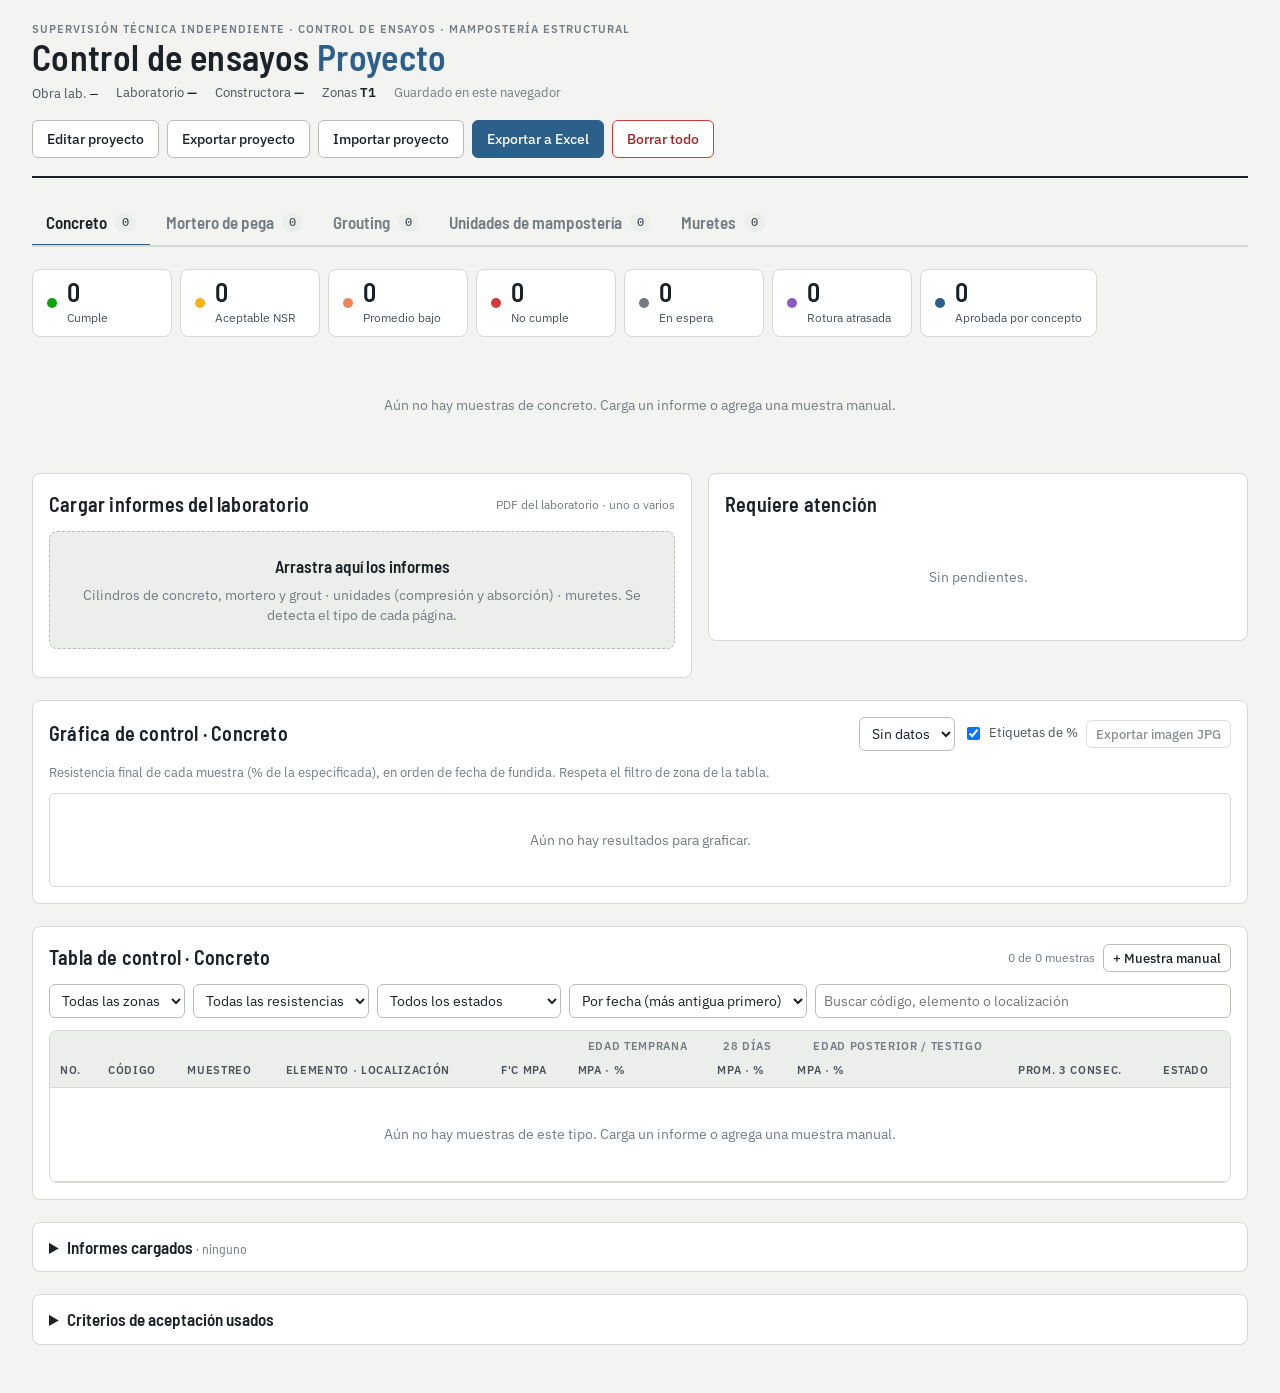
<file: ensayos/mamposteria.html>
<!doctype html>
<html lang="es">
<head>
<meta charset="utf-8">
<meta name="viewport" content="width=device-width,initial-scale=1,viewport-fit=cover">
<title>Mi STI · Ensayos de mampostería</title>
<link rel="preconnect" href="https://fonts.googleapis.com">
<link rel="preconnect" href="https://fonts.gstatic.com" crossorigin>
<link rel="stylesheet" href="https://fonts.googleapis.com/css2?family=Barlow+Semi+Condensed:wght@500;600;700&family=IBM+Plex+Sans:wght@400;500;600&family=IBM+Plex+Mono:wght@400;500&display=swap">
<style>
:root{
  color-scheme:light;
  --bg:#f3f4f2; --surface:#ffffff; --surface-2:#eceeeb; --line:#d6d9d4; --line-strong:#b9beb7;
  --ink:#1b2126; --ink-2:#4a535a; --ink-3:#737c83;
  --accent:#2c5f8a; --accent-ink:#ffffff; --accent-soft:#e3ecf4;
  --good:#0ca30c; --good-ink:#0b6e0b; --good-bg:#e5f4e3;
  --warn:#fab219; --warn-ink:#7a5300; --warn-bg:#fdf1d4;
  --serious:#ec835a; --serious-ink:#9a3f17; --serious-bg:#fbe6dc;
  --crit:#d03b3b; --crit-ink:#a02525; --crit-bg:#f9e0e0;
  --muted-bg:#e7e9e6; --late:#8a5cc2; --late-ink:#5f3a8c; --late-bg:#efe7f8;
  --shadow:0 1px 2px rgba(20,30,40,.06),0 6px 20px rgba(20,30,40,.08);
  --f-display:"Barlow Semi Condensed","Arial Narrow",Arial,sans-serif;
  --f-body:"IBM Plex Sans",system-ui,-apple-system,"Segoe UI",Roboto,sans-serif;
  --f-mono:"IBM Plex Mono",ui-monospace,"SFMono-Regular",Menlo,Consolas,monospace;
}
*{box-sizing:border-box}
body{background:var(--bg);color:var(--ink);font-family:var(--f-body);font-size:14px;line-height:1.45;padding-inline:clamp(16px,3vw,32px);padding-block:0 48px}
.wrap{max-width:1320px;margin:0 auto;display:flex;flex-direction:column;gap:22px}
h1,h2,h3{font-family:var(--f-display);font-weight:600;letter-spacing:.01em;text-wrap:balance;margin:0}
h2{font-size:20px}
h3{font-size:16px}
.mono,.num{font-family:var(--f-mono);font-variant-numeric:tabular-nums}
button,input,select,textarea{font:inherit;color:inherit}
button{cursor:pointer}
:focus-visible{outline:2px solid var(--accent);outline-offset:2px}
.eyebrow{font-size:11px;text-transform:uppercase;letter-spacing:.09em;color:var(--ink-3);font-weight:600}
.muted{color:var(--ink-3)}

/* header */
.top{display:flex;flex-wrap:wrap;align-items:flex-end;justify-content:space-between;gap:16px;padding-block:22px 18px;border-bottom:2px solid var(--ink)}
.top h1{font-size:clamp(26px,4vw,36px);line-height:1.05}
.top h1 span{color:var(--accent)}
.meta{display:flex;flex-wrap:wrap;gap:6px 18px;margin-top:8px;color:var(--ink-2);font-size:13px}
.meta b{font-weight:600;color:var(--ink)}
.actions{display:flex;flex-wrap:wrap;gap:8px}
.btn{border:1px solid var(--line-strong);background:var(--surface);padding:8px 14px;border-radius:6px;font-weight:500;display:inline-flex;align-items:center;gap:6px}
.btn:hover{border-color:var(--ink-2)}
.btn.primary{background:var(--accent);border-color:var(--accent);color:var(--accent-ink)}
.btn.primary:hover{filter:brightness(1.08)}
.btn.danger{color:var(--crit-ink);border-color:var(--crit)}
.btn.small{padding:4px 9px;font-size:12.5px}
.btn:disabled{opacity:.5;cursor:not-allowed}
.banner{padding:10px 14px;border-radius:6px;background:var(--warn-bg);color:var(--warn-ink);border:1px solid var(--warn)}

/* status summary */
.statusbar{display:flex;flex-wrap:wrap;gap:8px}
.schip{display:flex;align-items:center;gap:10px;border:1px solid var(--line);background:var(--surface);border-radius:8px;padding:9px 14px;min-width:140px;text-align:left}
.schip .n{font-family:var(--f-display);font-size:26px;font-weight:600;line-height:1}
.schip .l{font-size:12px;color:var(--ink-2);line-height:1.2}
.schip[aria-pressed="true"]{border-color:var(--ink);box-shadow:inset 0 0 0 1px var(--ink)}
.dot{width:10px;height:10px;border-radius:50%;flex:none}

/* class cards */
.classes{display:grid;grid-template-columns:repeat(auto-fit,minmax(260px,1fr));gap:12px}
.ccard{background:var(--surface);border:1px solid var(--line);border-radius:8px;padding:14px 16px;display:flex;flex-direction:column;gap:10px}
.ccard header{display:flex;justify-content:space-between;align-items:baseline;gap:8px}
.ccard .fc{font-family:var(--f-display);font-size:24px;font-weight:600}
.ccard .fc small{font-size:13px;color:var(--ink-3);font-family:var(--f-body);font-weight:400}
.stats{display:grid;grid-template-columns:repeat(3,1fr);gap:8px 12px}
.stats div{display:flex;flex-direction:column}
.stats .k{font-size:11px;color:var(--ink-3)}
.stats .v{font-family:var(--f-mono);font-size:15px;font-weight:500}
.bar{height:6px;border-radius:3px;background:var(--surface-2);overflow:hidden;display:flex;gap:2px}
.bar i{display:block;height:100%}

/* layout grid */
.grid2{display:grid;grid-template-columns:minmax(0,1.1fr) minmax(0,.9fr);gap:16px;align-items:start}
@media (max-width:900px){.grid2{grid-template-columns:1fr}}
.panel{background:var(--surface);border:1px solid var(--line);border-radius:8px;padding:16px;display:flex;flex-direction:column;gap:12px;min-width:0}
.panel > header{display:flex;justify-content:space-between;align-items:center;gap:10px;flex-wrap:wrap}

/* drop */
.drop{border:1.5px dashed var(--line-strong);border-radius:8px;padding:22px 16px;text-align:center;background:var(--surface-2);display:flex;flex-direction:column;align-items:center;gap:6px;cursor:pointer;transition:background .15s,border-color .15s}
.drop.over{border-color:var(--accent);background:var(--accent-soft)}
.drop strong{font-family:var(--f-display);font-size:17px;font-weight:600}
.drop input{display:none}
.review{display:flex;flex-direction:column;gap:12px}
.rep{border:1px solid var(--line);border-radius:8px;overflow:hidden}
.rep > .rh{background:var(--surface-2);padding:10px 12px;display:flex;flex-wrap:wrap;gap:4px 14px;align-items:baseline}
.rep > .rh b{font-family:var(--f-display);font-size:16px;font-weight:600}
.warns{display:flex;flex-direction:column;gap:4px;padding:8px 12px 0}
.warn{font-size:12.5px;padding:6px 9px;border-radius:5px;background:var(--serious-bg);color:var(--serious-ink)}
.warn.crit{background:var(--crit-bg);color:var(--crit-ink)}
.warn.info{background:var(--accent-soft);color:var(--ink-2)}
.ritem{display:grid;grid-template-columns:auto 1fr;gap:4px 10px;padding:10px 12px;border-top:1px solid var(--line)}
.ritem:first-of-type{border-top:0}
.ritem .rt{display:flex;flex-wrap:wrap;gap:6px 10px;align-items:center}
.ritem .rv{grid-column:2;font-size:12.5px;color:var(--ink-2)}
.ritem .fields{grid-column:2;display:flex;flex-wrap:wrap;gap:8px}
.ritem .fields label{display:flex;flex-direction:column;font-size:11px;color:var(--ink-3);gap:2px}
.ritem .fields input,.ritem .fields select{padding:4px 6px;border:1px solid var(--line-strong);border-radius:4px;background:var(--surface);font-size:13px}
.tag{font-size:11px;font-weight:600;letter-spacing:.04em;text-transform:uppercase;padding:2px 7px;border-radius:4px;background:var(--surface-2);color:var(--ink-2)}
.tag.new{background:var(--accent-soft);color:var(--accent)}
.tag.add{background:var(--good-bg);color:var(--good-ink)}
.tag.dup{background:var(--muted-bg);color:var(--ink-3)}
.tag.diff{background:var(--serious-bg);color:var(--serious-ink)}
.rfoot{display:flex;justify-content:flex-end;gap:8px;flex-wrap:wrap}

/* alerts */
.alerts{display:flex;flex-direction:column;gap:6px;max-height:430px;overflow:auto}
.alert{display:grid;grid-template-columns:auto 1fr auto;gap:10px;align-items:center;padding:8px 10px;border-radius:6px;border:1px solid var(--line);background:var(--surface);text-align:left;width:100%}
.alert:hover{border-color:var(--ink-3)}
.alert[data-open]{cursor:pointer}
.alert.rev{opacity:.7}
.alert .t{font-size:13px}
.alert .t small{display:block;color:var(--ink-3);font-size:12px}
.alert .no{font-family:var(--f-mono);font-size:12px;color:var(--ink-2)}
.avisos{display:flex;flex-direction:column;gap:4px;padding-bottom:6px;margin-bottom:2px;border-bottom:1px dashed var(--line)}
.aviso summary{cursor:pointer;font-size:12.5px;color:var(--ink-2);display:flex;align-items:center;gap:6px;flex-wrap:wrap;list-style:none;padding:3px 0}
.aviso summary::-webkit-details-marker{display:none}
.aviso summary::after{content:"▸";color:var(--ink-3);font-size:11px}
.aviso[open] summary::after{content:"▾"}
.avl{font-size:12px;color:var(--ink-2);display:flex;flex-direction:column;gap:4px;padding:2px 0 6px 4px}
.avb{border:1px solid var(--line);background:var(--surface);border-radius:4px;padding:1px 6px;font-size:11.5px;font-family:var(--f-mono)}
.avb:hover{border-color:var(--ink-3)}
.avline{display:flex;justify-content:space-between;gap:8px;align-items:center}
.avline.done,.avi.done{opacity:.6}
.avn{display:flex;flex-wrap:wrap;gap:4px}
.avi{display:inline-flex;align-items:stretch}
.avi .avb{border-radius:4px 0 0 4px}
.avx{border:1px solid var(--line);background:var(--surface);border-radius:4px;padding:1px 7px;font-size:11.5px;color:var(--good-ink);white-space:nowrap}
.avx:hover{border-color:var(--good)}
.avx.sm{border-left:0;border-radius:0 4px 4px 0;padding:1px 5px}
.avlink{border:0;background:none;padding:0;font-size:11.5px;color:var(--accent);text-decoration:underline}

/* chips */
.chip{display:inline-flex;align-items:center;gap:5px;font-size:12px;font-weight:600;padding:2px 8px 2px 6px;border-radius:999px;white-space:nowrap}
.chip .ic{font-family:var(--f-mono);font-size:11px;width:15px;height:15px;border-radius:50%;display:inline-grid;place-items:center;color:#fff}
.c-good{background:var(--good-bg);color:var(--good-ink)} .c-good .ic{background:var(--good)}
.c-warn{background:var(--warn-bg);color:var(--warn-ink)} .c-warn .ic{background:#c98a00}
.c-serious{background:var(--serious-bg);color:var(--serious-ink)} .c-serious .ic{background:#d0643a}
.c-crit{background:var(--crit-bg);color:var(--crit-ink)} .c-crit .ic{background:var(--crit)}
.c-muted{background:var(--muted-bg);color:var(--ink-2)} .c-muted .ic{background:var(--ink-3)}
.c-late{background:var(--late-bg);color:var(--late-ink)} .c-late .ic{background:var(--late)}
.c-apr{background:var(--accent-soft);color:var(--accent)} .c-apr .ic{background:var(--accent)}

/* chart */
.chartbox{position:relative}
.chartbox svg{width:100%;height:auto;display:block}
.chartbox{overflow-x:auto;border:1px solid var(--line);border-radius:6px;background:#fff}
.chartbox svg{min-width:760px}
.ctools{display:flex;flex-wrap:wrap;gap:8px;align-items:center}
.ctools select{padding:6px 8px;border:1px solid var(--line-strong);border-radius:6px;background:var(--surface)}
.ctools label{display:inline-flex;gap:6px;align-items:center;font-size:13px;color:var(--ink-2)}
.impbox{display:flex;flex-wrap:wrap;gap:10px;align-items:center;justify-content:space-between;padding:12px 14px;border:1px solid var(--accent);background:var(--accent-soft);border-radius:8px}
.tip{position:absolute;pointer-events:none;background:var(--ink);color:var(--bg);padding:7px 9px;border-radius:6px;font-size:12px;line-height:1.35;box-shadow:var(--shadow);max-width:240px;z-index:3}
.tip b{font-family:var(--f-mono)}
.legend{display:flex;flex-wrap:wrap;gap:6px 14px;font-size:12px;color:var(--ink-2)}
.legend span{display:inline-flex;align-items:center;gap:6px}

/* table */
.filters{display:flex;flex-wrap:wrap;gap:8px;align-items:center}
.filters select,.filters input{padding:6px 8px;border:1px solid var(--line-strong);border-radius:6px;background:var(--surface)}
.filters input{min-width:0;flex:1 1 180px}
.tablewrap{overflow-x:auto;border:1px solid var(--line);border-radius:8px;background:var(--surface)}
table{border-collapse:collapse;width:100%;min-width:1080px}
th,td{padding:8px 10px;text-align:left;vertical-align:top;border-bottom:1px solid var(--line)}
thead th{position:sticky;top:0;background:var(--surface-2);font-size:11px;text-transform:uppercase;letter-spacing:.06em;color:var(--ink-2);font-weight:600;white-space:nowrap}
thead tr.grp th{text-align:center;border-bottom:0;padding-bottom:0;color:var(--ink-3)}
tbody tr{cursor:pointer}
tbody tr:hover td{background:var(--accent-soft)}
td.no{font-family:var(--f-mono);font-weight:500;position:sticky;left:0;background:var(--surface);z-index:1}
tbody tr:hover td.no{background:var(--accent-soft)}
td.loc{max-width:240px}
td.loc .e{font-weight:600;font-size:12.5px}
td.loc .l{color:var(--ink-2);font-size:12.5px}
.ed{font-size:10.5px;font-weight:600;letter-spacing:.05em;padding:1px 5px;border-radius:3px;border:1px solid var(--line-strong);color:var(--ink-2);margin-left:4px}
.res .v{font-family:var(--f-mono);font-weight:500;white-space:nowrap}
.res .pct{font-size:12px;color:var(--ink-2);margin-left:4px}
.res .cyl{font-family:var(--f-mono);font-size:11px;color:var(--ink-3);white-space:nowrap}
.res .flag{color:var(--serious-ink);font-weight:700;margin-left:3px}
.below{color:var(--crit-ink)}
.empty{padding:36px 16px;text-align:center;color:var(--ink-3)}

/* sheet */
.scrim{position:fixed;inset:0;background:rgba(10,15,20,.4);z-index:20}
.sheet{position:fixed;top:0;right:0;bottom:0;width:min(560px,100%);background:var(--surface);z-index:21;box-shadow:var(--shadow);display:flex;flex-direction:column;padding-top:env(safe-area-inset-top,0px);padding-bottom:env(safe-area-inset-bottom,0px)}
.sheet .sh{display:flex;justify-content:space-between;align-items:center;padding:14px 18px;border-bottom:1px solid var(--line);gap:10px}
.sheet .sb{overflow:auto;padding:16px 18px;display:flex;flex-direction:column;gap:16px}
.form{display:grid;grid-template-columns:repeat(2,minmax(0,1fr));gap:10px}
.form label{display:flex;flex-direction:column;gap:3px;font-size:12px;color:var(--ink-2)}
.form label.full{grid-column:1/-1}
.form input,.form select,.form textarea{padding:7px 9px;border:1px solid var(--line-strong);border-radius:5px;background:var(--surface)}
.elist{display:flex;flex-direction:column;gap:8px}
.eitem{border:1px solid var(--line);border-radius:6px;padding:10px 12px;display:grid;grid-template-columns:1fr auto;gap:4px 10px}
.eitem .h{font-weight:600}
.eitem .d{font-family:var(--f-mono);font-size:12.5px;color:var(--ink-2)}
.addE{display:grid;grid-template-columns:repeat(3,minmax(0,1fr));gap:8px}
.addE label{display:flex;flex-direction:column;gap:3px;font-size:12px;color:var(--ink-2)}
.addE input{padding:6px 8px;border:1px solid var(--line-strong);border-radius:5px;background:var(--surface);min-width:0}
.confirm{display:flex;gap:8px;align-items:center;flex-wrap:wrap;background:var(--crit-bg);color:var(--crit-ink);padding:8px 10px;border-radius:6px}

.toast{position:fixed;left:50%;bottom:calc(20px + env(safe-area-inset-bottom,0px));transform:translateX(-50%);background:var(--ink);color:var(--bg);padding:10px 16px;border-radius:8px;box-shadow:var(--shadow);z-index:40;font-size:13.5px;max-width:calc(100% - 32px)}
details.crit{background:var(--surface);border:1px solid var(--line);border-radius:8px;padding:12px 16px}
details.crit summary{cursor:pointer;font-family:var(--f-display);font-size:17px;font-weight:600}
details.crit .body{max-width:75ch;color:var(--ink-2);display:flex;flex-direction:column;gap:8px;margin-top:10px}
details.crit table{min-width:0;width:auto}
.reps{display:flex;flex-direction:column;gap:6px}
.repline{display:flex;flex-wrap:wrap;align-items:center;gap:4px 14px;font-size:13px;padding:6px 0;border-bottom:1px solid var(--line)}
/* tabla tipo Excel */
td.no{padding:0!important}
td.no .nob{display:flex;align-items:stretch;min-height:46px}
td.no .nob i{width:5px;flex:none}
td.no .nob span{flex:1;display:grid;place-items:center;font-family:var(--f-mono);font-size:16px;font-weight:600;padding:0 12px}
.res .cyl .p{color:var(--ink-3)}
.xwrap{overflow:auto;max-height:78vh;border:1px solid var(--line-strong);border-radius:6px;background:var(--surface)}
table.xt{border-collapse:separate;border-spacing:0;width:max-content;min-width:100%;font-size:12.5px}
.xt th,.xt td{border-right:1px solid var(--line);border-bottom:1px solid var(--line);padding:5px 7px;text-align:center;vertical-align:middle}
.xt thead{position:sticky;top:0;z-index:3}
.xt thead th{position:static;min-width:54px;max-width:120px;background:#e4e8ec;color:var(--ink);font-size:11.5px;font-weight:600;line-height:1.2;text-transform:none;letter-spacing:0;white-space:normal}
.xt thead th.gT{background:#dde8f3}.xt thead th.gD{background:#dcefdc}.xt thead th.gP{background:#ece2f5}
.xt td.gT{background:#f6f9fc}.xt td.gD{background:#f5fbf5}.xt td.gP{background:#faf7fd}
.xt td.gT.b,.xt td.gD.b,.xt td.gP.b{border-left:2px solid var(--line-strong)}
.xt th.b{border-left:2px solid var(--line-strong)}
.xt tbody tr{cursor:pointer}
.xt tbody tr:hover td{background:var(--accent-soft)!important}
.xt .c-no{position:sticky;left:0;z-index:2;background:var(--surface);border-right:2px solid var(--line-strong);padding:0}
.xt thead th.c-no{position:sticky;left:0;z-index:4;background:#e4e8ec;padding:5px 7px;min-width:70px}
.xt .nob{display:flex;align-items:stretch;min-height:44px}
.xt .nob i{width:5px;flex:none}
.xt .nob span{flex:1;display:grid;place-items:center;font-family:var(--f-mono);font-size:16px;font-weight:600;color:var(--ink);padding:0 10px}
.xt td.t{text-align:left;min-width:120px;max-width:230px;white-space:normal}
.xt td.f{font-family:var(--f-mono);white-space:nowrap;font-size:12px;color:var(--ink-2)}
.xt .cv{font-family:var(--f-mono);font-weight:500;white-space:nowrap}
.xt .cp{font-family:var(--f-mono);font-size:10.5px;color:var(--ink-3);white-space:nowrap}
.xt td.pr .cv{font-weight:700}
.xt td.pc{font-family:var(--f-mono);font-weight:700;white-space:nowrap}
.xt .lo,.xt .lo .cp{color:var(--crit-ink)!important}
.xt .mid,.xt .mid .cp{color:var(--warn-ink)!important}
.xt .ok{color:var(--good-ink)}
.xt td.e0{color:var(--line-strong)}
.xt .sub{font-size:10.5px;color:var(--ink-3);margin-top:2px;white-space:nowrap}
.zrow{display:grid;grid-template-columns:110px 1fr auto;gap:8px;align-items:center}
.zrow input{padding:7px 9px;border:1px solid var(--line-strong);border-radius:5px;background:var(--surface);min-width:0}
@media (prefers-reduced-motion:reduce){*{transition:none!important}}
/* pestañas por tipo de ensayo */
.tabs{display:flex;gap:2px;border-bottom:2px solid var(--line);overflow-x:auto}
.tab{border:0;background:none;padding:10px 14px 9px;font-family:var(--f-display);font-size:17px;font-weight:600;color:var(--ink-3);border-bottom:3px solid transparent;margin-bottom:-2px;white-space:nowrap;display:flex;gap:8px;align-items:center}
.tab:hover{color:var(--ink)}
.tab[aria-selected="true"]{color:var(--ink);border-bottom-color:var(--accent)}
.tab .cnt{font-family:var(--f-mono);font-size:11.5px;font-weight:500;background:var(--surface-2);color:var(--ink-2);border-radius:10px;padding:1px 7px}
.tab .al.late{background:var(--late)}
.tab .al{cursor:pointer;font-family:var(--f-mono);font-size:11.5px;font-weight:600;background:var(--crit);color:#fff;border-radius:10px;padding:1px 7px}
.vals{font-family:var(--f-mono);font-size:11.5px;color:var(--ink-2);white-space:nowrap}
.vals .lo{color:var(--crit-ink);font-weight:600}
.kv{display:grid;grid-template-columns:auto 1fr;gap:2px 10px;font-size:12.5px}
.kv span:nth-child(odd){color:var(--ink-3)}
</style>
<style>body{margin:0}[hidden]{display:none!important}img{max-width:100%}</style>
</head>
<body>
<script>
/* Puente con Mi STI: el proyecto, la constructora, las torres y la paleta llegan por la URL. Cada proyecto guarda sus ensayos aparte. */
window.STI=(function(){var q=new URLSearchParams(location.search);function j(k,d){try{return JSON.parse(q.get(k)||"")}catch(e){return d}}
var th=j("th",{}),r=document.documentElement.style;
if(th.accent){r.setProperty("--accent",th.accent);r.setProperty("--accent-ink",th.accentInk||"#fff");r.setProperty("--accent-soft",th.accentSoft||"#eef");}
return{p:(q.get("p")||"demo").replace(/[^\w-]/g,""),proyecto:q.get("proy")||"Proyecto",obra:q.get("obra")||"",constructora:q.get("cons")||"",laboratorio:q.get("lab")||"",zonas:j("zonas",[]),embebida:window.self!==window.top};})();
</script>


<div class="wrap">
  <header class="top">
    <div>
      <div class="eyebrow">Supervisión técnica independiente · Control de ensayos · Mampostería estructural</div>
      <h1>Control de ensayos <span id="hProy"></span></h1>
      <div class="meta">
        <span>Obra lab. <b class="mono" id="hObra"></b></span>
        <span>Laboratorio <b id="hLab"></b></span>
        <span>Constructora <b id="hCons"></b></span>
        <span id="hZonas"></span>
        <span id="syncState" class="muted">Conectando…</span>
      </div>
    </div>
    <div class="actions">
      <button class="btn" id="btnCfg" type="button">Editar proyecto</button>
      <button class="btn" id="btnExpJ" type="button">Exportar proyecto</button>
      <button class="btn" id="btnImpJ" type="button">Importar proyecto</button>
      <input type="file" id="fileJ" accept=".json,application/json" hidden>
      <button class="btn primary" id="btnExport" type="button">Exportar a Excel</button>
      <button class="btn danger" id="btnReset" type="button">Borrar todo</button>
    </div>
  </header>

  <div id="banner" class="banner" hidden></div>
  <div id="impBox" hidden></div>

  <nav class="tabs" id="tabs" role="tablist" aria-label="Tipo de ensayo"></nav>

  <section class="statusbar" id="statusbar" aria-label="Resumen por estado"></section>
  <section class="classes" id="classes" aria-label="Resumen"></section>

  <section class="grid2">
    <div class="panel">
      <header><h2>Cargar informes del laboratorio</h2><span class="muted" style="font-size:12px">PDF del laboratorio · uno o varios</span></header>
      <label class="drop" id="drop" for="file">
        <strong>Arrastra aquí los informes</strong>
        <span class="muted">Cilindros de concreto, mortero y grout · unidades (compresión y absorción) · muretes. Se detecta el tipo de cada página.</span>
        <input type="file" id="file" accept="application/pdf,.pdf" multiple>
      </label>
      <div id="review" class="review"></div>
    </div>
    <div class="panel">
      <header><h2>Requiere atención</h2><span class="muted" id="alertCount" style="font-size:12px"></span></header>
      <div class="alerts" id="alerts"></div>
    </div>
  </section>

  <section class="panel" id="chartPanel">
    <header>
      <h2 id="chartTitle">Gráfica de control</h2>
      <div class="ctools">
        <select id="cFc" aria-label="Clase"></select>
        <label><input type="checkbox" id="cLbl" checked> Etiquetas de %</label>
        <button class="btn small" type="button" id="btnJpg">Exportar imagen JPG</button>
      </div>
    </header>
    <div class="muted" style="font-size:12.5px" id="chartNote"></div>
    <div class="chartbox" id="chart"></div>
  </section>

  <section class="panel">
    <header>
      <h2 id="tableTitle">Tabla de control</h2>
      <div style="display:flex;gap:8px;align-items:center;flex-wrap:wrap"><span class="muted" id="countLbl" style="font-size:12px"></span><button class="btn small" id="btnNew" type="button">+ Muestra manual</button></div>
    </header>
    <div class="filters">
      <select id="fEdif" aria-label="Edificio o zona"></select>
      <select id="fFc" aria-label="Clase"></select>
      <select id="fEst" aria-label="Estado"></select>
      <select id="fSort" aria-label="Orden"><option value="asc">Por fecha (más antigua primero)</option><option value="desc">Más recientes primero</option><option value="cod">Por código de muestra</option></select>
      <input id="fQ" type="search" placeholder="Buscar código, elemento o localización">
    </div>
    <div class="tablewrap">
      <table>
        <thead id="thead"></thead>
        <tbody id="tbody"></tbody>
      </table>
    </div>
  </section>

  <details class="crit" id="repsBox">
    <summary>Informes cargados <span class="muted" id="repsCount" style="font-weight:400;font-size:14px"></span></summary>
    <div class="reps" id="reps" style="margin-top:10px"></div>
  </details>

  <details class="crit">
    <summary>Criterios de aceptación usados</summary>
    <div class="body">
      <p><b>Concreto</b> (y mortero de pega y grouting con el criterio «igual que concreto»), NSR-10 C.5.6.3.3. Un ensayo es el promedio de los cilindros o cubos de una muestra. Se exigen dos condiciones: <b>(a)</b> cada promedio de 3 ensayos consecutivos del mismo tipo y la misma resistencia especificada es ≥ f'c (f'cp, f'cr); <b>(b)</b> ningún ensayo es menor que f'c − 3,5 MPa (0,90 f'c si f'c &gt; 35 MPa).</p>
      <p><b>Estados:</b> <i>Cumple</i>: la resistencia final es ≥ 100 % de la especificada (redondeada al % entero, como se muestra), sin importar el promedio. <i>Aceptable NSR</i>: bajo 100 % pero sobre el límite individual, con el promedio al día o sin ensayos suficientes. <i>Promedio bajo</i>: bajo 100 %, sobre el límite individual, y el promedio de su grupo queda bajo la resistencia especificada.</p>
      <p><b>Estado a criterio:</b> solo las muestras en «Promedio bajo» tienen en la tabla un selector para pasarlas a «Aceptable NSR» a criterio del interventor, muestra por muestra. Una muestra bajo 100 % nunca se puede marcar como «Cumple». En la ficha se puede dejar una observación. El cálculo y los promedios no cambian.</p>
      <p><b>Alertas:</b> «Requiere atención» lista lo que exige una acción (no cumple, promedio bajo, rotura atrasada). Arriba, en dos líneas compactas que se despliegan, están los avisos del laboratorio (calibración de equipos) y las muestras de la pestaña con dispersión alta (⚑). Cada aviso se puede marcar como revisado; al llegar un informe nuevo solo quedan pendientes los avisos nuevos. Una dispersión revisada vuelve a pendiente si la muestra recibe una rotura nueva con dispersión.</p>
      <p><b>Resistencia final:</b> la mayor entre la rotura a 28 días y la de edad posterior o testigo. Si la edad posterior alcanza la resistencia, el estado se actualiza con ese resultado.</p>
      <p><b>Unidades de mampostería</b> (NTC 4205-1, ensayos NTC 4017). Compresión sobre área neta para perforación vertical (PV) y sobre área bruta para PH y macizas: el promedio de 5 unidades ≥ mínimo promedio de la clase y cada unidad ≥ mínimo individual. Absorción en agua fría 24 h: promedio ≤ límite y cada unidad ≤ límite individual; se admite que una de las cinco supere ese límite hasta en 10 %.</p>
      <table>
        <thead><tr><th>Clase</th><th>Promedio 5 unidades</th><th>Unidad</th></tr></thead>
        <tbody id="claseTbl"></tbody>
      </table>
      <p><b>Muretes (prismas, NTC 3495):</b> se usa la resistencia corregida por esbeltez (h/t) de cada prisma. Con el criterio «igual que concreto», cumple si el promedio corregido es ≥ f'm, igual que el % que calcula el laboratorio.</p>
      <p><b>Opción NSR-10 D.3.8.2.1</b> (se elige en «Editar proyecto»): para mortero de pega, grouting y muretes, el promedio de los resultados debe ser ≥ la resistencia especificada y ningún resultado individual puede ser menor que el 80 % de ella. Es el numeral que suelen citar los informes de mortero del laboratorio. En este modo, la columna de promedio muestra el promedio acumulado de todos los resultados de la misma resistencia.</p>
      <p><b>Dispersión:</b> en cilindros se marca con ⚑ si el rango supera 10,6 % del promedio (3 cilindros de 100×200 mm; 9,0 % para 2).</p>
      <p><b>Solo cuentan resultados a 28 días o más:</b> una rotura temprana (3, 7 o 14 días) nunca da por cumplida la muestra, aunque supere la resistencia especificada.</p>
      <p><b>Aprobada por concepto:</b> una muestra que no cumple, con promedio bajo o sin rotura puede aprobarse a mano con un soporte externo (concepto del diseñador estructural, ensayos destructivos o no destructivos, resultados del proveedor). Queda registrado el soporte, la referencia, quién lo emite y la fecha; los resultados de laboratorio no cambian.</p>
      <p><b>Rotura atrasada:</b> pasaron más de 31 días desde la fundida o elaboración y no hay resultado a 28 días.</p>
      <p class="muted">Los límites de unidades (clase y absorción) y la zona se ajustan en «Editar proyecto».</p>
    </div>
  </details>
</div>

<div id="tip" class="tip" hidden></div>
<div id="scrim" class="scrim" hidden></div>
<aside id="sheet" class="sheet" hidden aria-modal="true" role="dialog"></aside>
<div id="toast" class="toast" hidden></div>

<script>
/* ===== Lectura de informes de laboratorio (formato compatible): cilindros (TC 01), unidades (TC 20), absorción (TC 16), prismas/muretes (TC 17) ===== */
const MESES={ENERO:1,FEBRERO:2,MARZO:3,ABRIL:4,MAYO:5,JUNIO:6,JULIO:7,AGOSTO:8,SEPTIEMBRE:9,SETIEMBRE:9,OCTUBRE:10,NOVIEMBRE:11,DICIEMBRE:12};
const pad2=n=>String(n).padStart(2,"0");
const numCO=s=>parseFloat(String(s).replace(/\.(?=\d{3}(\D|$))/g,"").replace(",","."));
const isNum=s=>/^\d+(,\d+)?$/.test(s);
const isDate=s=>/^\d{4}-\d{1,2}-\d{1,2}$/.test(s);
const normDate=s=>{const[y,m,d]=s.split("-");return`${y}-${pad2(m)}-${pad2(d)}`;};
function clusterLines(toks,tol){const sorted=[...toks].sort((a,b)=>a.y-b.y);const lines=[];for(const t of sorted){const last=lines[lines.length-1];if(last&&Math.abs(t.y-last.y)<=tol)last.toks.push(t);else lines.push({y:t.y,toks:[t]});}lines.forEach(l=>l.toks.sort((a,b)=>a.x-b.x));return lines;}
const ordYX=(a,b)=>Math.abs(a.y-b.y)>3?a.y-b.y:a.x-b.x;
const normU=t=>String(t||"").toUpperCase().normalize("NFD").replace(/[\u0300-\u036f]/g,"");
const joinToks=ts=>ts.sort(ordYX).map(o=>o.s).join(" ").replace(/\s+/g," ").trim();

function pageKind(txt){
  const t=txt.toUpperCase();
  if(/PRISMAS DE MAMPOSTER/.test(t))return"mur";
  if(/ABSORCI[OÓ]N DE AGUA/.test(t))return"abs";
  if(/UNIDADES DE ARCILLA|BLOQUES CER[AÁ]MICOS|NTC 4017/.test(t)&&/COMPRESI/.test(t))return"uni";
  if(/CILINDROS|CUBOS|MORTERO|ESPEC[IÍ]MENES DE CONCRETO/.test(t)&&/COMPRESI/.test(t))return"cil";
  return null;
}
function parseHeader(allText){
  const txt=allText.replace(/\s+/g," ");const info={};let m;
  m=txt.match(/(?:CILINDROS|PRISMAS|ESPEC[IÍ]MENES|COMPRESI[OÓ]N|ABSORCI[OÓ]N)\s+No\.\s*(\d+)\s*-\s*(\d+)/i);if(m){info.obra=m[1];info.numero=parseInt(m[2],10);}
  m=txt.match(/C[OÓ]DIGO DE OBRA:\s*(\d+)/i);if(m)info.obra=m[1];
  m=txt.match(/ORDEN DE TRABAJO No\.\s*(\d+)\s*-\s*(\d+)/i);if(m)info.ot=`${m[1]}-${m[2]}`;
  m=txt.match(/ENSAYO:\s*(\d{1,2})\s+DE\s+([A-ZÁÉÍÓÚa-záéíóú]+)\s+DE\s+(\d{4})/i);
  if(m){const mes=MESES[m[2].toUpperCase().normalize("NFD").replace(/[\u0300-\u036f]/g,"")];if(mes)info.fechaEnsayo=`${m[3]}-${pad2(mes)}-${pad2(m[1])}`;}
  m=txt.match(/emisi.n de informe:\s*(\d{4}[-\/]\d{1,2}[-\/]\d{1,2})/i);if(m)info.fechaEmision=normDate(m[1].replace(/\//g,"-"));
  m=txt.match(/formato:\s*TC\s*(\d+)/i);if(m)info.formato="TC"+m[1];
  m=txt.match(/PROYECTO:\s*(.+?)\s+DIRIGIDO/i);if(m)info.proyecto=m[1].trim();
  m=txt.match(/(?:CONSTRUCTORA|CLIENTE):\s*(.+?)\s+-\s+(?:NIT|\d)/i);if(m)info.constructora=m[1].trim();
  info.equipos=[];
  for(const seg of txt.split(/---/)){const cal=seg.match(/Fecha calibraci[oó]n:\s*(\d{4})\/(\d{1,2})\/(\d{1,2})/i);if(!cal)continue;
    const prox=seg.match(/pr[oó]xima calibraci[oó]n:\s*(\d{4})\/(\d{1,2})\/(\d{1,2})/i);const name=seg.replace(/^.*?\d\.\s*/,"").split(",")[0].trim();
    const serie=(seg.match(/serie:\s*([^,]+)/i)||[])[1];
    info.equipos.push({nombre:name,serie:serie?serie.trim():"",calibracion:`${cal[1]}-${pad2(cal[2])}-${pad2(cal[3])}`,proxima:prox?`${prox[1]}-${pad2(prox[2])}-${pad2(prox[3])}`:null});}
  return info;
}
/* --- cilindros y cubos (concreto TC 01, mortero/grout TC 79 y similares) --- */
function parseCil(toks,pageText){
  const lines=clusterLines(toks,2.5);const cyls=[];
  const up=normU(pageText||"");
  // 1) por encabezados: columna MPa y % de "Resistencia elemento"
  const hdrY=(toks.find(o=>/^Localizaci/i.test(o.s))||{y:0}).y;
  const heads=s=>toks.filter(o=>o.s===s&&o.y>hdrY-5&&o.y<hdrY+40).sort((a,b)=>a.x-b.x);
  const hM=heads("MPa")[0],hP=hM&&heads("%").find(o=>o.x>hM.x);
  const hC=toks.find(o=>/^Carga$/i.test(o.s)&&Math.abs(o.y-hdrY)<25);const hF=toks.find(o=>/^falla$/i.test(o.s)&&Math.abs(o.y-hdrY)<25);
  if(hM&&hP){
    for(const l of lines){if(l.y<=hM.y+3)continue;
      const mT=l.toks.find(o=>Math.abs(o.x-hM.x)<14&&/^\d+,\d+$/.test(o.s));const pT=l.toks.find(o=>Math.abs(o.x-hP.x)<16&&/^\d+,\d+$/.test(o.s));
      if(!mT||!pT)continue;
      const cT=hC?l.toks.find(o=>Math.abs(o.x-hC.x)<18&&/^\d+,\d+$/.test(o.s)):null;
      const fT=hF?l.toks.find(o=>Math.abs(o.x-hF.x)<14&&/^[1-6]$/.test(o.s)):null;
      cyls.push({y:l.y,cargaX:cT?cT.x:(hC?hC.x-4:mT.x-150),falla:fT?+fT.s:null,mpa:numCO(mT.s)});}}
  // 2) respaldo: ancla en factor de corrección (formato TC 01)
  if(!cyls.length)for(const l of lines){const t=l.toks.map(o=>o.s);
    for(let k=6;k+4<t.length;k++){
      if(/^\d,\d{3}$/.test(t[k])&&/^\d,\d{2}$/.test(t[k-1])&&/^[1-6]$/.test(t[k-2])&&/^\d+,\d$/.test(t[k+3])){
        cyls.push({y:l.y,cargaX:l.toks[k-6].x,falla:parseInt(t[k-2],10),mpa:numCO(t[k+3])});break;}}}
  if(!cyls.length)return[];
  const minX=Math.min(...cyls.map(c=>c.cargaX));
  const dates=toks.filter(o=>/^\d{4}-\d{2}-\d{2}$/.test(o.s)&&o.x<minX&&cyls.some(c=>Math.abs(c.y-o.y)<14));
  const S=dates.map(D=>{const line=toks.filter(o=>Math.abs(o.y-D.y)<3).sort((a,b)=>a.x-b.x);
    const noTok=line.find(o=>o.x<D.x&&/^[A-Za-z]{0,4}-?\d+[A-Za-z]{0,4}$/.test(o.s));
    const after=line.filter(o=>o.x>D.x&&/^\d+([.,]\d+)?$/.test(o.s)&&o.x<minX-2);
    return{D,noTok,codigo:noTok?noTok.s:"",fcNom:after[0]?numCO(after[0].s):null,edad:after[1]?+after[1].s:null,cil:[]};});
  if(!S.length)return[];
  for(const c of cyls){let b=null,bd=1e9;for(const s of S){const d=Math.abs(s.D.y-c.y);if(d<bd){bd=d;b=s;}}b.cil.push(c);}
  const hMix=toks.find(o=>/^mezcla$/i.test(o.s));
  for(const s of S){const ys=s.cil.map(c=>c.y);const y0=Math.min(...ys,s.D.y)-7,y1=Math.max(...ys,s.D.y)+7;
    const band=toks.filter(o=>o.y>=y0&&o.y<=y1);const xL=s.noTok?s.noTok.x+(s.noTok.w||8)+1:0;
    const mix=band.filter(o=>/^(Concreto|Mortero|Grout)/i.test(o.s)&&o.x<s.D.x&&(!hMix||o.x>hMix.x-20));
    const xR=mix.length?Math.min(...mix.map(o=>o.x))-1:(hMix?hMix.x-8:s.D.x-30);
    s.localizacion=joinToks(band.filter(o=>o.x>xL&&o.x<xR&&o!==s.noTok));
    s.mezcla=joinToks(band.filter(o=>o.x>=xR&&o.x<s.D.x-2));
    s.fechaMuestreo=s.D.s;s.cil.sort((a,b)=>a.y-b.y);s.mpa=s.cil.map(c=>c.mpa);s.falla=s.cil.map(c=>c.falla);
    const txt=normU(s.mezcla+" "+s.localizacion);
    if(/GROUT|RELLENO|INYECCI/.test(txt))s.tipo="grout";
    else if(/MORTERO/.test(txt))s.tipo="mortero";
    else if(/CONCRETO/.test(normU(s.mezcla)))s.tipo="concreto";
    else if(/MORTERO DE MAMPOSTER|MORTERO DE RELLENO/.test(up))s.tipo=/^G\d/i.test(s.codigo)||/RELLENO/.test(up)&&!/PEGA/.test(txt)?"grout":"mortero";
    else if(/^G\d/i.test(s.codigo))s.tipo="grout";
    else if(/^M\d/i.test(s.codigo))s.tipo="mortero";
    else s.tipo="concreto";
    delete s.D;delete s.noTok;delete s.cil;}
  return S;
}
/* --- unidades: compresión (kind uni) y absorción (kind abs) --- */
function parseUni(toks,kind){
  const lines=clusterLines(toks,2.5);
  const hLoc=toks.find(o=>/^Localizaci/i.test(o.s)),hProc=toks.find(o=>/^Procedencia/i.test(o.s));
  const rows=[];
  for(const l of lines){const t=l.toks;if(t.length<6)continue;
    if(!(t[0].x<110&&/^[A-Za-z0-9-]+$/.test(t[0].s)&&/^[A-Ea-e]$/.test(t[1].s)))continue;
    const nums=t.slice(2).filter(o=>isNum(o.s)).map(o=>o.s);
    if(kind==="uni"&&nums.length>=10)rows.push({y:l.y,codigo:t[0].s,tok:t[0],letra:t[1].s.toUpperCase(),mpa:numCO(nums[nums.length-2]),areaNeta:numCO(nums[nums.length-5])});
    else if(kind==="abs"&&nums.length>=6)rows.push({y:l.y,codigo:t[0].s,tok:t[0],letra:t[1].s.toUpperCase(),abs:numCO(nums[nums.length-1])});}
  const by=new Map();for(const r of rows){if(!by.has(r.codigo))by.set(r.codigo,[]);by.get(r.codigo).push(r);}
  return[...by.entries()].map(([codigo,rs])=>{
    const y0=Math.min(...rs.map(r=>r.y))-8,y1=Math.max(...rs.map(r=>r.y))+8;const band=toks.filter(o=>o.y>=y0&&o.y<=y1);
    const dates=band.filter(o=>isDate(o.s)).sort((a,b)=>a.x-b.x).map(o=>normDate(o.s));
    let loc="",proc="";
    if(hLoc&&hProc){const a=hLoc.x-14,b=hProc.x-8;loc=joinToks(band.filter(o=>o.x>=a&&o.x<b&&!isDate(o.s)));
      proc=joinToks(band.filter(o=>o.x>=b&&o.x<b+70&&!isDate(o.s)));}
    const desc=joinToks(band.filter(o=>o.x>85&&o.x<(hLoc?hLoc.x-40:150)&&!/^[A-E]$/.test(o.s)&&!rs.some(r=>r.tok===o)));
    return{codigo,letras:rs.map(r=>r.letra),mpa:kind==="uni"?rs.map(r=>r.mpa):undefined,abs:kind==="abs"?rs.map(r=>r.abs):undefined,
      fechaIngreso:dates[0]||"",fechaFin:dates[1]||dates[0]||"",localizacion:loc,procedencia:proc,descripcion:desc};});
}
/* --- prismas / muretes --- */
function parseMur(toks,allText){
  const lines=clusterLines(toks,2.5);const prisms=[];
  for(const l of lines){const t=l.toks.map(o=>o.s);
    for(let k=2;k+5<t.length;k++){
      if(/^\d,\d{3}$/.test(t[k])&&/^\d+$/.test(t[k-1])&&/^\d,\d{2}$/.test(t[k-2])&&/^\d+,\d$/.test(t[k+2])&&/^\d+,\d$/.test(t[k+5])){
        prisms.push({y:l.y,x0:l.toks[Math.max(0,k-5)].x,factor:numCO(t[k]),hte:numCO(t[k-2]),area:+t[k-1],carga:numCO(t[k+1]),mpa:numCO(t[k+2]),mpaC:numCO(t[k+5]),line:l});break;}}}
  if(!prisms.length)return[];
  const minX=Math.min(...prisms.map(p=>p.x0));
  const heads=prisms.filter(p=>p.line.toks.some(o=>isDate(o.s)&&o.x<minX));
  const S=heads.map(h=>{const t=h.line.toks;const ds=t.filter(o=>isDate(o.s));const codeTok=t[0];
    const after=t.filter(o=>o.x>ds[0].x&&o.x<(ds[1]?ds[1].x:minX)&&/^\d+([.,]\d+)?$/.test(o.s));
    return{y:h.y,codeTok,codigo:codeTok.s,fechaMuestreo:normDate(ds[0].s),fechaRotura:ds[1]?normDate(ds[1].s):"",fmKg:after[0]?numCO(after[0].s):null,edad:after[1]?+after[1].s:null,dElab:ds[0],pr:[]};});
  for(const p of prisms){let b=null;for(const s of S)if(p.y>=s.y-3&&(!b||s.y>b.y))b=s;if(b)b.pr.push(p);}
  const fallas=[...allText.matchAll(/Tipo de fallo:\s*(\d)/gi)].map(m=>+m[1]);let fi=0;
  S.sort((a,b)=>a.y-b.y);
  for(const s of S){const y1=Math.max(...s.pr.map(p=>p.y))+10;
    s.localizacion=joinToks(toks.filter(o=>o.y>=s.y-4&&o.y<=y1&&o.x>s.codeTok.x+(s.codeTok.w||8)&&o.x<s.dElab.x-2));
    s.mpa=s.pr.map(p=>p.mpaC);s.mpaSin=s.pr.map(p=>p.mpa);s.factor=s.pr.map(p=>p.factor);s.hte=s.pr.map(p=>p.hte);
    s.falla=s.pr.map(()=>fallas[fi++]??null);
    delete s.codeTok;delete s.dElab;delete s.pr;}
  return S;
}
function parsePages(pages){
  /* pages: [{toks,text}] → reports [{kind,info,samples}] */
  const reps=[];
  for(const pg of pages){const kind=pageKind(pg.text);if(!kind)continue;const info=parseHeader(pg.text);
    let samples=kind==="cil"?parseCil(pg.toks,pg.text):kind==="mur"?parseMur(pg.toks,pg.text):parseUni(pg.toks,kind);
    const prev=reps[reps.length-1];
    if(prev&&prev.kind===kind&&(info.numero==null||info.numero===prev.info.numero)){prev.samples.push(...samples);continue;}
    reps.push({kind,info,samples});}
  return reps;
}


/* ================= Utilidades ================= */
const $=id=>document.getElementById(id);
const esc=s=>String(s??"").replace(/[&<>"']/g,c=>({"&":"&amp;","<":"&lt;",">":"&gt;",'"':"&quot;","'":"&#39;"}[c]));
const fmt=(n,d=1)=>n==null||isNaN(n)?"—":(+n).toLocaleString("es-CO",{minimumFractionDigits:d,maximumFractionDigits:d});
const pct=n=>n==null||isNaN(n)?"—":Math.round(n*100)+" %";
const MESC=["ene","feb","mar","abr","may","jun","jul","ago","sep","oct","nov","dic"];
const fdate=s=>{if(!s)return"—";const[y,m,d]=s.split("-");return`${d} ${MESC[+m-1]} ${y.slice(2)}`;};
const dnum=s=>{const[y,m,d]=s.split("-").map(Number);return Date.UTC(y,m-1,d)/864e5;};
const addDays=(s,n)=>new Date((dnum(s)+n)*864e5).toISOString().slice(0,10);
const TODAY=(()=>{const d=new Date();return`${d.getFullYear()}-${pad2(d.getMonth()+1)}-${pad2(d.getDate())}`;})();
const mean=a=>a.reduce((x,y)=>x+y,0)/a.length;
const clean=o=>JSON.parse(JSON.stringify(o));
const normTxt=t=>String(t||"").toUpperCase().normalize("NFD").replace(/[̀-ͯ]/g,"");
const codeKey=c=>normTxt(c).replace(/[^A-Z0-9]/g,"");
const KG2MPA=0.0980665;
const PSI2MPA={2100:14.5,2500:17.5,3000:21,3500:24.5,4000:28,4500:31.5,5000:34.5,6000:42};
const nomToMpa=v=>v==null?null:v>=1000?(PSI2MPA[v]??Math.round(v*0.006895*10)/10):v;
const limitB=fc=>fc<=35?fc-3.5:0.9*fc;
const critD=t=>S.cfg.critMam==="D"&&(t==="mortero"||t==="grout"||t==="murete");
const limFor=(t,fc)=>critD(t)?0.8*fc:t==="murete"?fc:limitB(fc);
const avgLbl=t=>critD(t)?"Prom. acumulado":"Prom. 3 consec.";
function rangeFlag(v){if(!v||v.length<2)return null;const a=mean(v);const r=(Math.max(...v)-Math.min(...v))/a*100;const lim=v.length>=3?10.6:9.0;return r>lim?{r,lim}:null;}
const parseList=s=>String(s||"").replace(/;/g," ").split(/[\s]+/).map(x=>parseFloat(x.replace(",","."))).filter(x=>!isNaN(x));

const TIPOS={
  concreto:{label:"Concreto",kind:"cil",fcL:"f'c",defFc:21,unidad:"cilindros"},
  mortero:{label:"Mortero de pega",kind:"cil",fcL:"f'cp",defFc:17.5,unidad:"cubos/cilindros"},
  grout:{label:"Grouting",kind:"cil",fcL:"f'cr",defFc:14.5,unidad:"cilindros"},
  unidad:{label:"Unidades de mampostería",kind:"uni",fcL:"Clase"},
  murete:{label:"Muretes",kind:"mur",fcL:"f'm",defFc:117*KG2MPA,unidad:"prismas"}
};
const TORDER=["concreto","mortero","grout","unidad","murete"];
const CLASES={PVI:{n:"PV Clase I",prom:24,ind:20,area:"neta"},PVII:{n:"PV Clase II",prom:18,ind:15,area:"neta"},PH:{n:"PH",prom:5,ind:3.5,area:"bruta"},M:{n:"Maciza (M)",prom:20,ind:15,area:"bruta"}};
const CFG0={proyecto:STI.proyecto,obra:STI.obra,constructora:STI.constructora,laboratorio:STI.laboratorio,
  zonas:STI.zonas.length?STI.zonas:[{cod:"T1",nombre:"Torre 1"}],
  claseUni:"PVI",absProm:13,absInd:16,critMam:"C"};
const EST={
  cumple:{label:"Cumple",cls:"good",ic:"✓",color:"var(--good)"},
  aceptable:{label:"Aceptable NSR",cls:"warn",ic:"!",color:"var(--warn)"},
  prombajo:{label:"Promedio bajo",cls:"serious",ic:"▲",color:"var(--serious)"},
  nocumple:{label:"No cumple",cls:"crit",ic:"✕",color:"var(--crit)"},
  pendiente:{label:"En espera",cls:"muted",ic:"…",color:"var(--ink-3)"},
  vencido:{label:"Rotura atrasada",cls:"late",ic:"⌛",color:"var(--late)"},
  aprobada:{label:"Aprobada por concepto",cls:"apr",ic:"✓",color:"var(--accent)"}
};
const SOPORTES=["Concepto del diseñador estructural","Ensayos destructivos (núcleos / extracción de muretes)","Ensayos no destructivos (esclerómetro, ultrasonido)","Resultados del proveedor","Otro"];
const APROBABLE=["nocumple","prombajo","vencido"];
const RECLASIFICABLE=["prombajo"];
const chip=k=>`<span class="chip c-${EST[k].cls}"><span class="ic" aria-hidden="true">${EST[k].ic}</span>${EST[k].label}</span>`;
const ELEMENTOS={concreto:["CIMENTACION","LOSA","PLACA ENTREPISO","MURO","VIGA DE AMARRE","COLUMNA","ESCALERA"],mortero:["MORTERO DE PEGA"],grout:["GROUTING"],unidad:["BLOQUE"],murete:["MURETE NO INYECTADO","MURETE INYECTADO"]};

const S={cfg:clean(CFG0),muestras:new Map(),informes:new Map(),db:null,downloads:null,tab:"concreto",review:[],
  f:{edif:"",fc:"",est:"",q:"",sort:"asc"},cFc:"",cLbl:true,sheet:null};
const sid=(tipo,codigo)=>`${tipo}-${codeKey(codigo)}`;
const zonaNombre=c=>((S.cfg.zonas||[]).find(z=>z.cod===c)||{}).nombre||c||"";
const zonaOpts=sel=>`<option value="">—</option>`+(S.cfg.zonas||[]).map(z=>`<option value="${esc(z.cod)}" ${z.cod===sel?"selected":""}>${esc(z.cod)} · ${esc(z.nombre)}</option>`).join("")+(sel&&!(S.cfg.zonas||[]).some(z=>z.cod===sel)?`<option value="${esc(sel)}" selected>${esc(sel)}</option>`:"");
function guessZona(loc){const L=normTxt(loc);const m=L.match(/MZ\s*(\d+)|MANZANA\s*(\d+)/);if(m){const c="MZ"+(m[1]||m[2]);if((S.cfg.zonas||[]).some(z=>z.cod===c))return c;}const z=S.cfg.zonas||[];return z.length===1?z[0].cod:"";}
function guessElemento(tipo,loc){const L=normTxt(loc);
  if(tipo==="mortero")return"MORTERO DE PEGA";if(tipo==="grout")return"GROUTING";if(tipo==="unidad")return"BLOQUE";
  if(tipo==="murete")return/NO INYECT/.test(L)?"MURETE NO INYECTADO":/INYECT/.test(L)?"MURETE INYECTADO":"MURETE";
  for(const[k,v]of[["CIMENTA","CIMENTACION"],["PLACA","PLACA ENTREPISO"],["ENTREPISO","PLACA ENTREPISO"],["LOSA","LOSA"],["MURO","MURO"],["VIGA","VIGA DE AMARRE"],["COLUMNA","COLUMNA"],["ESCALERA","ESCALERA"]])if(L.includes(k))return v;return"";}
const claseDe=m=>CLASES[m.clase||S.cfg.claseUni]||CLASES.PVI;

/* ================= Cálculo ================= */
const stage=e=>e.edad<28?"temp":e.edad<=31?"d28":"post";
function deriveOne(m){
  const T=TIPOS[m.tipo]||TIPOS.concreto;const r={m,tipo:m.tipo,kind:T.kind,fc:+m.fc,flags:[]};
  if(T.kind==="cil"||T.kind==="mur"){
    const ens=[...(m.ensayos||[])].filter(e=>e.mpa&&e.mpa.length).sort((a,b)=>(a.fecha||"").localeCompare(b.fecha||"")||a.edad-b.edad);
    const last=st=>{const l=ens.filter(e=>stage(e)===st);return l.length?l[l.length-1]:null;};
    for(const k of["temp","d28","post"]){r[k]=last(k);if(r[k]){r[k].avg=mean(r[k].mpa);r[k].ratio=r[k].avg/r.fc;r[k].flag=T.kind==="cil"?rangeFlag(r[k].mpa):null;}}
    r.base=null;
    if(r.d28)r.base=r.d28.avg;
    r.base28=r.base;r.porPost=false;
    if(r.base!=null&&r.post&&r.post.avg>r.base){r.base=r.post.avg;r.porPost=true;}
    if(r.base==null&&r.post){r.base=r.post.avg;r.porPost=true;}
    r.ratio=r.base!=null?r.base/r.fc:null;
    r.flags=["temp","d28","post"].filter(k=>r[k]&&r[k].flag);
  }else{
    const c=claseDe(m);r.clase=c;const co=m.compresion,ab=m.absorcion;
    if(co&&co.mpa&&co.mpa.length){r.cAvg=mean(co.mpa);r.cMin=Math.min(...co.mpa);r.ratio=r.cAvg/c.prom;r.base=r.cAvg;
      r.cOk=r.cAvg>=c.prom-1e-9&&r.cMin>=c.ind-1e-9;}
    if(ab&&ab.pct&&ab.pct.length){r.aAvg=mean(ab.pct);r.aMax=Math.max(...ab.pct);const lp=+S.cfg.absProm,li=+S.cfg.absInd;
      const over=ab.pct.filter(v=>v>li+1e-9);r.aOk=r.aAvg<=lp+1e-9&&(over.length===0||(over.length===1&&over[0]<=li*1.1+1e-9));}
  }
  return r;
}
const natCmp=(a,b)=>String(a||"").localeCompare(String(b||""),"es",{numeric:true,sensitivity:"base"});
const byF=(a,b)=>(a.m.fechaMuestreo||"9999").localeCompare(b.m.fechaMuestreo||"9999")||natCmp(a.m.codigo,b.m.codigo);
function derive(){
  const rows=[...S.muestras.values()].map(deriveOne);
  const groups=new Map();
  for(const r of rows){if(!(r.kind==="cil"||(r.kind==="mur"&&critD("murete")))||r.base==null)continue;const k=r.tipo+"|"+r.fc;if(!groups.has(k))groups.set(k,[]);groups.get(k).push(r);}
  for(const t of TORDER)rows.filter(r=>r.tipo===t).sort(byF).forEach((r,i)=>r.pos=i+1);
  for(const list of groups.values()){list.sort(byF);
    if(critD(list[0].tipo))list.forEach((r,i)=>{r.avg3=mean(list.slice(0,i+1).map(x=>x.base));r.avg3Nos=[`${i+1} resultado(s)`];});
    else list.forEach((r,i)=>{if(i>=2){r.avg3=mean([list[i-2].base,list[i-1].base,r.base]);r.avg3Nos=[list[i-2].m.codigo,list[i-1].m.codigo,r.m.codigo];}});}
  for(const r of rows){
    const late=r.m.fechaMuestreo&&dnum(TODAY)>dnum(r.m.fechaMuestreo)+31;
    if(r.kind==="cil"||(r.kind==="mur"&&critD("murete"))){
      if(r.base==null)r.est=late?"vencido":"pendiente";
      else if(r.base<limFor(r.tipo,r.fc)-1e-9)r.est="nocumple";
      else if(Math.round(r.base/r.fc*100)>=100)r.est="cumple";
      else if(r.avg3!=null&&r.avg3<r.fc-1e-9)r.est="prombajo";
      else r.est="aceptable";
    }else if(r.kind==="mur"){
      if(r.base==null)r.est=late?"vencido":"pendiente";else r.est=r.base>=r.fc-1e-9?"cumple":"nocumple";
    }else{
      if(r.cAvg==null)r.est="pendiente";
      else if(!r.cOk||r.aOk===false)r.est="nocumple";
      else r.est="cumple";
    }
    r.estOrig=r.est;r.reclasif=false;
    if(r.m.reclasif&&r.est==="prombajo"){r.est="aceptable";r.reclasif=true;}
    else if(r.m.aprobacion&&APROBABLE.includes(r.est))r.est="aprobada";
  }
  return rows;
}

/* ================= Render ================= */
let ROWS=[];
const tabRows=()=>ROWS.filter(r=>r.tipo===S.tab);
function render(){ROWS=derive();renderHeader();renderTabs();renderStatus();renderClasses();renderAlerts();renderChart();renderTable();renderReps();renderClaseTbl();}
function renderHeader(){const c=S.cfg;
  $("hProy").textContent=c.proyecto||"";$("hObra").textContent=c.obra||"—";$("hLab").textContent=c.laboratorio||"—";$("hCons").textContent=c.constructora||"—";
  const z=c.zonas||[];$("hZonas").innerHTML=z.length?`Zonas <b>${z.map(x=>esc(x.cod)).join(" · ")}</b>`:"";
  const sel=$("fEdif");const cur=S.f.edif;sel.innerHTML=`<option value="">Todas las zonas</option>`+z.map(x=>`<option value="${esc(x.cod)}">${esc(x.cod)} · ${esc(x.nombre)}</option>`).join("");sel.value=cur;if(sel.value!==cur)S.f.edif="";}
const ALERT_EST=["nocumple","prombajo","vencido"];
const isRev=r=>!!(r.m.revisada&&r.m.revisada.est===r.est);
const needsAtt=r=>ALERT_EST.includes(r.est)&&!isRev(r);
function renderTabs(){
  $("tabs").innerHTML=TORDER.map(t=>{const rs=ROWS.filter(r=>r.tipo===t);
    const bad=rs.filter(r=>needsAtt(r)&&r.est!=="vencido").length,late=rs.filter(r=>needsAtt(r)&&r.est==="vencido").length;
    return`<button class="tab" type="button" role="tab" data-tab="${t}" aria-selected="${S.tab===t}">${TIPOS[t].label}<span class="cnt" title="Muestras">${rs.length}</span>${bad?`<span class="al" data-badge="bad" title="${bad} muestra(s) que no cumplen o con promedio bajo. Clic para verlas.">✕ ${bad}</span>`:""}${late?`<span class="al late" data-badge="vencido" title="${late} muestra(s) con la rotura de 28 días atrasada. Clic para verlas.">⌛ ${late}</span>`:""}</button>`;}).join("");
  $("tableTitle").textContent=`Tabla de control · ${TIPOS[S.tab].label}`;
}
function renderStatus(){
  const rs=tabRows();const keys=TIPOS[S.tab].kind==="uni"?["cumple","nocumple","aprobada","pendiente"]:TIPOS[S.tab].kind==="mur"&&!critD("murete")?["cumple","nocumple","aprobada","pendiente","vencido"]:Object.keys(EST);
  const c={};keys.forEach(k=>c[k]=0);rs.forEach(r=>c[r.est]=(c[r.est]||0)+1);
  $("statusbar").innerHTML=keys.map(k=>`<button type="button" class="schip" data-est="${k}" aria-pressed="${S.f.est===k}"><span class="dot" style="background:${EST[k].color}"></span><span><span class="n">${c[k]||0}</span><br><span class="l">${EST[k].label}</span></span></button>`).join("");
  const sel=$("fEst");const cur=S.f.est;sel.innerHTML=`<option value="">Todos los estados</option>`+keys.map(k=>`<option value="${k}">${EST[k].label}</option>`).join("");sel.value=cur;
}
const groupKey=r=>r.kind==="uni"?(r.m.clase||S.cfg.claseUni):String(r.fc);
const groupName=(k,kind)=>kind==="uni"?(CLASES[k]||{n:k}).n:kind==="mur"?`f'm ${fmt(+k/KG2MPA,0)} kg/cm²`:`${TIPOS[S.tab].fcL} ${fmt(+k)} MPa`;
function renderClasses(){
  const rs=tabRows();const kind=TIPOS[S.tab].kind;const groups=new Map();rs.forEach(r=>{const k=groupKey(r);if(!groups.has(k))groups.set(k,[]);groups.get(k).push(r);});
  const keys=[...groups.keys()].sort((a,b)=>parseFloat(a)-parseFloat(b)||a.localeCompare(b));
  const sel=$("fFc");const cur=S.f.fc;sel.innerHTML=`<option value="">${kind==="uni"?"Todas las clases":"Todas las resistencias"}</option>`+keys.map(k=>`<option value="${esc(k)}">${esc(groupName(k,kind))}</option>`).join("");sel.value=cur;if(sel.value!==cur)S.f.fc="";
  $("classes").innerHTML=keys.map(k=>{const list=groups.get(k);const cnt={};list.forEach(r=>cnt[r.est]=(cnt[r.est]||0)+1);
    const bar=Object.keys(EST).filter(e=>cnt[e]).map(e=>`<i style="flex:${cnt[e]};background:${EST[e].color}" title="${EST[e].label}: ${cnt[e]}"></i>`).join("");
    let stats="";
    if(kind==="uni"){const v=list.filter(r=>r.cAvg!=null).map(r=>r.cAvg);const a=list.filter(r=>r.aAvg!=null).map(r=>r.aAvg);const c=CLASES[k]||CLASES.PVI;
      stats=`<div><span class="k">Muestras ensayadas</span><span class="v">${v.length}</span></div><div><span class="k">Compresión prom.</span><span class="v">${fmt(v.length?mean(v):null)}</span></div><div><span class="k">Mínimo promedio</span><span class="v">${fmt(v.length?Math.min(...v):null)}</span></div>
        <div><span class="k">Requisito prom. / ind.</span><span class="v">${fmt(c.prom)} / ${fmt(c.ind)}</span></div><div><span class="k">Absorción prom.</span><span class="v">${a.length?fmt(mean(a))+" %":"—"}</span></div><div><span class="k">Absorción máx. prom.</span><span class="v">${a.length?fmt(Math.max(...a))+" %":"—"}</span></div>`;}
    else{const res=list.filter(r=>r.base!=null).map(r=>r.base);const n=res.length;const avg=n?mean(res):null;const sd=n>1?Math.sqrt(res.reduce((s,x)=>s+(x-avg)**2,0)/(n-1)):null;const fc=+k;
      const last=list.filter(r=>r.avg3!=null).sort((a,b)=>(a.m.fechaMuestreo||"").localeCompare(b.m.fechaMuestreo||"")).pop();
      stats=`<div><span class="k">Ensayos</span><span class="v">${n}</span></div><div><span class="k">Promedio MPa</span><span class="v">${fmt(avg)}</span></div><div><span class="k">Desv. est. s</span><span class="v">${fmt(sd,2)}</span></div>
        <div><span class="k">Mínimo</span><span class="v ${n&&Math.min(...res)<limFor(S.tab,fc)?"below":""}">${fmt(n?Math.min(...res):null)}</span></div><div title="Muestras con resultado final en «Cumple» o «Aceptable NSR» (incluye las aceptadas a criterio)"><span class="k">Cumple + aceptable</span><span class="v">${n?(k=>`${k}/${n} <small style="font-size:12px;color:var(--ink-3)">${Math.round(k/n*100)} %</small>`)(list.filter(r=>r.base!=null&&(r.est==="cumple"||r.est==="aceptable")).length):"—"}</span></div>
        <div><span class="k">${kind==="mur"&&!critD("murete")?"f'm MPa":critD(S.tab)?"Prom. acumulado":"Último prom. 3"}</span><span class="v">${kind==="mur"&&!critD("murete")?fmt(fc,2):fmt(last?last.avg3:null)}</span></div>`;}
    return`<article class="ccard"><header><span class="fc">${esc(groupName(k,kind))}</span><span class="muted" style="font-size:12px">${list.length} muestras</span></header><div class="stats">${stats}</div><div class="bar">${bar}</div></article>`;}).join("")||`<div class="empty" style="grid-column:1/-1">Aún no hay muestras de ${TIPOS[S.tab].label.toLowerCase()}. Carga un informe o agrega una muestra manual.</div>`;
}
/* --- avisos compactos con marca de revisado --- */
const dispKey=e=>`${e.fecha||""}|${e.edad}|${e.mpa.join(",")}`;
const dispFlags=r=>["temp","d28","post"].filter(k=>r[k]&&r[k].flag).map(k=>r[k]);
const dispRev=r=>{const ks=r.m.dispRev||[];return dispFlags(r).every(e=>ks.includes(dispKey(e)));};
const dispRows=()=>ROWS.filter(r=>r.tipo===S.tab&&dispFlags(r).length);
function avSummary(label,chipHtml,pend,revs){
  return`<summary>${chipHtml} ${pend?`<b>${pend}</b> pendiente(s)`:`sin pendientes`} <span class="muted">· ${label}${revs?` · ${revs} revisado(s)`:""}</span></summary>`;}
function avisoLab(){const L=[...S.informes.values()].filter(i=>(i.alertas||[]).length);
  if(!L.length)return"";L.sort((a,b)=>(b.fecha||"").localeCompare(a.fecha||"")||String(b.numero).localeCompare(String(a.numero),undefined,{numeric:true}));
  const pend=L.filter(i=>!i.avisoRev),revs=L.filter(i=>i.avisoRev);const show=S.avShow&&S.avShow.lab;
  const line=(inf,rev)=>`<div class="avline${rev?" done":""}"><span><b class="mono">Inf. ${esc(inf.obra||"")}-${esc(inf.numero)}</b> · ${(inf.alertas||[]).map(esc).join(" · ")}${rev?` <span class="muted">· revisado ${fdate(inf.avisoRev.fecha)}</span>`:""}</span><button class="avx" type="button" data-avlab="${esc(inf.id)}" title="${rev?"Volver a pendiente":"Marcar como revisado"}">${rev?"Reabrir":"✓ Revisado"}</button></div>`;
  return`<details class="aviso" data-cat="lab" ${S.avOpen&&S.avOpen.lab?"open":""}>${avSummary("avisos del laboratorio (calibración, equipos)",`<span class="chip c-crit"><span class="ic">!</span>Laboratorio</span>`,pend.length,revs.length)}
    <div class="avl">${pend.map(i=>line(i,false)).join("")}${pend.length>1?`<div><button class="avx" type="button" data-avall="lab">✓ Marcar todos revisados</button></div>`:""}
    ${revs.length?`<div><button class="avlink" type="button" data-avshow="lab">${show?"Ocultar":"Ver"} revisados</button></div>${show?revs.map(i=>line(i,true)).join(""):""}`:""}</div></details>`;}
function avisoDisp(){const D=dispRows().sort((a,b)=>a.pos-b.pos);if(!D.length)return"";
  const pend=D.filter(r=>!dispRev(r)),revs=D.filter(r=>dispRev(r));const show=S.avShow&&S.avShow.disp;
  const item=(r,rev)=>{const e=dispFlags(r).slice(-1)[0];return`<span class="avi${rev?" done":""}"><button type="button" class="avb" data-open="${esc(r.m.id)}" title="${e.edad} d · ${e.mpa.map(v=>fmt(v)).join(" · ")} MPa · rango ${fmt(e.flag.r)} % > ${fmt(e.flag.lim)} %">${esc(r.m.codigo)} <span class="muted">${e.edad} d · ${fmt(e.flag.r,0)} %</span></button><button class="avx sm" type="button" data-avdisp="${esc(r.m.id)}" title="${rev?"Volver a pendiente":"Marcar como revisada"}">${rev?"↺":"✓"}</button></span>`;};
  return`<details class="aviso" data-cat="disp" ${S.avOpen&&S.avOpen.disp?"open":""}>${avSummary(`dispersión alta en ${TIPOS[S.tab].label.toLowerCase()}`,`<span class="chip c-serious"><span class="ic">⚑</span>Dispersión</span>`,pend.length,revs.length)}
    <div class="avl"><div class="avn">${pend.map(r=>item(r,false)).join("")}</div>${pend.length>1?`<div><button class="avx" type="button" data-avall="disp">✓ Marcar todas revisadas</button></div>`:""}
    ${revs.length?`<div><button class="avlink" type="button" data-avshow="disp">${show?"Ocultar":"Ver"} revisadas</button></div>${show?`<div class="avn">${revs.map(r=>item(r,true)).join("")}</div>`:""}`:""}</div></details>`;}
async function avSetLab(ids,rev){try{for(const id of ids){const inf=S.informes.get(id);if(!inf)continue;const d=clean(inf);if(rev)d.avisoRev={fecha:TODAY};else delete d.avisoRev;await writeInforme(d);}renderAlerts();renderReps();
  toast(rev?`${ids.length} aviso(s) del laboratorio marcados como revisados.`:"Aviso del laboratorio reabierto.");}catch(e){toast("No se pudo guardar: "+(e.message||e.code));}}
async function avSetDisp(ids,rev){try{for(const id of ids){const m=S.muestras.get(id);const r=ROWS.find(x=>x.m.id===id);if(!m||!r)continue;const d=clean(m);
    if(rev)d.dispRev=[...new Set([...(d.dispRev||[]),...dispFlags(r).map(dispKey)])];else delete d.dispRev;await writeMuestra(d);}render();
  toast(rev?`${ids.length} muestra(s) con dispersión marcadas como revisadas.`:"Dispersión reabierta.");}catch(e){toast("No se pudo guardar: "+(e.message||e.code));}}
function renderAlerts(){
  const items=[];const pri={nocumple:0,prombajo:1,vencido:2};
  const revs=ROWS.filter(r=>pri[r.est]!=null&&isRev(r));
  ROWS.filter(r=>pri[r.est]!=null&&(S.showRev||!isRev(r))).sort((a,b)=>(a.tipo===S.tab?0:1)-(b.tipo===S.tab?0:1)||pri[a.est]-pri[b.est]||a.pos-b.pos).forEach(r=>{
    let t="";const T=TIPOS[r.tipo];
    if(r.kind==="uni")t=!r.cOk?`Compresión: prom. ${fmt(r.cAvg)} MPa, mín. ${fmt(r.cMin)} MPa (requiere ${fmt(r.clase.prom)} / ${fmt(r.clase.ind)})`:`Absorción: prom. ${fmt(r.aAvg)} %, máx. ${fmt(r.aMax)} % (límite ${S.cfg.absProm} / ${S.cfg.absInd} %)`;
    else if(r.kind==="mur"&&!critD("murete"))t=r.est==="vencido"?`Sin rotura a 28 d (elaborado ${fdate(r.m.fechaMuestreo)})`:`Prom. corregido ${fmt(r.base)} MPa < f'm ${fmt(r.fc,2)} MPa`;
    else if(r.est==="nocumple")t=`${fmt(r.base)} MPa < límite ${fmt(limFor(r.tipo,r.fc))} MPa${r.porPost?` (aun con rotura a ${r.post.edad} d)`:""}`;
    else if(r.est==="prombajo")t=`${critD(r.tipo)?"Prom. acumulado":"Prom. 3 consecutivos"} ${fmt(r.avg3)} MPa < ${T.fcL} ${fmt(r.fc)} (${r.avg3Nos.join(", ")})`;
    else t=`Tocaba romper el ${fdate(addDays(r.m.fechaMuestreo,28))}; no hay resultado a 28 d`;
    items.push({id:r.m.id,k:r.est,title:`${T.label} ${r.m.codigo} · ${r.m.elemento||""}`,t,rev:isRev(r),canRev:true});});
  const av=[avisoLab(),avisoDisp()].filter(Boolean);
  const avHtml=av.length?`<div class="avisos">${av.join("")}</div>`:"";
  $("alertCount").innerHTML=`${items.length?`${items.length} puntos`:""}${revs.length?` · <button class="btn small" type="button" id="togRev">${S.showRev?"Ocultar":"Ver"} ${revs.length} revisada(s)</button>`:""}`;
  $("alerts").innerHTML=avHtml+(items.length?items.map(i=>{const c=i.k==="flag"?`<span class="chip c-serious"><span class="ic">⚑</span>Dispersión</span>`:i.k==="lab"?`<span class="chip c-crit"><span class="ic">!</span>Laboratorio</span>`:chip(i.k);
    return`<div class="alert${i.rev?" rev":""}" ${i.id?`data-open="${esc(i.id)}" role="button" tabindex="0"`:""}>${c}<span class="t">${esc(i.title)}<small>${esc(i.t)}${i.rev?" · revisada":""}</small></span><span class="no">${i.canRev?`<button class="btn small" type="button" data-rev="${esc(i.id)}" title="${i.rev?"Volver a mostrar esta alerta":"Quitar esta alerta de la lista y del contador de la pestaña"}">${i.rev?"Reabrir":"Marcar revisada"}</button>`:""}</span></div>`;}).join(""):`<div class="empty">Sin pendientes.</div>`);
}
function filtered(){
  const q=normTxt(S.f.q.trim());
  return tabRows().filter(r=>(!S.f.edif||r.m.edificio===S.f.edif)&&(!S.f.fc||groupKey(r)===S.f.fc)&&(!S.f.est||r.est===S.f.est)&&
    (!q||normTxt(`${r.pos} ${r.m.codigo} ${r.m.elemento} ${r.m.localizacion} ${r.m.notas||""}`).includes(q)));
}
const vals=(arr,lo)=>arr.map(v=>`<span class="${lo&&lo(v)?"lo":""}">${fmt(v)}</span>`).join(" · ");
function resCell(e){if(!e)return`<td class="res"><span class="muted">—</span></td>`;
  return`<td class="res"><div class="v">${fmt(e.avg)}<span class="pct">${pct(e.ratio)}</span>${e.flag?`<span class="flag" title="Rango ${fmt(e.flag.r)} % > ${fmt(e.flag.lim)} %">⚑</span>`:""}</div><div class="cyl">${e.edad} d · ${e.mpa.map(v=>fmt(v)).join(" · ")}</div></td>`;}
const aprNote=r=>r.est==="aprobada"?`<div class="muted" style="font-size:11px;margin-top:3px">${esc(r.m.aprobacion.soporte)}${r.m.aprobacion.ref?" · "+esc(r.m.aprobacion.ref):""} · era «${EST[r.estOrig].label}»</div>`:"";
const noCell=r=>`<td class="no"><div class="nob" title="${EST[r.est].label}"><i style="background:${EST[r.est].color}"></i><span>${r.pos}</span></div></td><td><b class="mono" style="font-size:14px">${esc(r.m.codigo)}</b></td>`;
const locCell=r=>`<td class="loc"><div class="e">${esc(r.m.elemento||"—")}${r.m.edificio?`<span class="ed" title="${esc(zonaNombre(r.m.edificio))}">${esc(r.m.edificio)}</span>`:""}</div><div class="l">${esc(r.m.localizacion)}</div></td>`;
function renderTable(){
  const kind=TIPOS[S.tab].kind,T=TIPOS[S.tab];
  const list=filtered().sort((a,b)=>S.f.sort==="cod"?natCmp(a.m.codigo,b.m.codigo):S.f.sort==="desc"?b.pos-a.pos:a.pos-b.pos);
  $("countLbl").textContent=`${list.length} de ${tabRows().length} muestras`;
  let head,body,cols;
  if(kind==="cil"){cols=10;
    head=`<tr class="grp"><th colspan="5"></th><th>Edad temprana</th><th>28 días</th><th>Edad posterior / testigo</th><th colspan="2"></th></tr><tr><th>No.</th><th>Código</th><th>Muestreo</th><th>Elemento · localización</th><th>${T.fcL} MPa</th><th>MPa · %</th><th>MPa · %</th><th>MPa · %</th><th>${avgLbl(S.tab)}</th><th>Estado</th></tr>`;
    body=list.map(r=>`<tr data-open="${esc(r.m.id)}">${noCell(r)}<td class="mono" style="white-space:nowrap;font-size:12.5px">${fdate(r.m.fechaMuestreo)}</td>${locCell(r)}<td class="num">${fmt(r.fc)}</td>${resCell(r.temp)}${resCell(r.d28)}${resCell(r.post)}
      <td class="num ${r.avg3!=null&&r.avg3<r.fc?"below":""}">${r.avg3!=null?fmt(r.avg3)+`<div class="muted" style="font-size:11px">${pct(r.avg3/r.fc)}</div>`:`<span class="muted">—</span>`}</td>
      <td>${chip(r.est)}${reclSel(r)}${r.reclasif?`<div class="muted" style="font-size:11px;margin-top:3px">manual · por cálculo: ${EST[r.estOrig].label}</div>`:""}${aprNote(r)}${isRev(r)?`<div class="muted" style="font-size:11px;margin-top:3px">alerta revisada ${fdate(r.m.revisada.fecha)}</div>`:""}${r.porPost?`<div style="font-size:11px;margin-top:3px;color:var(--ink-2)">según rotura a ${r.post.edad} d · a 28 d fue ${r.base28!=null?pct(r.base28/r.fc):"—"}</div>`:""}</td></tr>`).join("");}
  else if(kind==="mur"){cols=9;
    head=`<tr><th>No.</th><th>Código</th><th>Elaboración</th><th>Tipo · localización</th><th>f'm</th><th>Rotura</th><th>Prismas (corregidos h/t) MPa</th><th>Promedio · % f'm</th><th>Estado</th></tr>`;
    body=list.map(r=>{const e=r.post||r.d28||r.temp;return`<tr data-open="${esc(r.m.id)}">${noCell(r)}<td class="mono" style="white-space:nowrap;font-size:12.5px">${fdate(r.m.fechaMuestreo)}</td>${locCell(r)}
      <td class="num">${fmt(r.fc/KG2MPA,0)} kg/cm²<div class="muted" style="font-size:11px">${fmt(r.fc,2)} MPa</div></td>
      <td class="mono" style="font-size:12.5px;white-space:nowrap">${e?`${fdate(e.fecha)}<div class="muted" style="font-size:11px">${e.edad} d</div>`:"—"}</td>
      <td class="vals">${e?vals(e.mpa):"—"}${e&&e.falla?`<div class="muted" style="font-size:11px">falla ${e.falla.join(" / ")}</div>`:""}</td>
      <td class="res">${r.base!=null?`<div class="v">${fmt(r.base)}<span class="pct">${pct(r.ratio)}</span></div>`:`<span class="muted">—</span>`}</td><td>${chip(r.est)}${reclSel(r)}${r.reclasif?`<div class="muted" style="font-size:11px;margin-top:3px">manual · por cálculo: ${EST[r.estOrig].label}</div>`:""}${aprNote(r)}</td></tr>`;}).join("");}
  else{cols=10;
    head=`<tr class="grp"><th colspan="5"></th><th colspan="2">Compresión MPa</th><th colspan="2">Absorción 24 h %</th><th></th></tr><tr><th>No.</th><th>Código</th><th>Ingreso lab.</th><th>Descripción · localización</th><th>Clase</th><th>Unidades</th><th>Prom. · mín.</th><th>Unidades</th><th>Prom. · máx.</th><th>Estado</th></tr>`;
    body=list.map(r=>{const c=r.clase,co=r.m.compresion,ab=r.m.absorcion;const li=+S.cfg.absInd,lp=+S.cfg.absProm;
      return`<tr data-open="${esc(r.m.id)}">${noCell(r)}<td class="mono" style="white-space:nowrap;font-size:12.5px">${fdate(r.m.fechaMuestreo)}</td>
      <td class="loc"><div class="e">${esc(r.m.descripcion||r.m.elemento||"—")}${r.m.edificio?`<span class="ed">${esc(r.m.edificio)}</span>`:""}</div><div class="l">${esc(r.m.localizacion)}${r.m.procedencia?` · ${esc(r.m.procedencia)}`:""}</div></td>
      <td style="white-space:nowrap">${esc(c.n)}<div class="muted" style="font-size:11px">${fmt(c.prom)} / ${fmt(c.ind)} MPa</div></td>
      <td class="vals">${co?vals(co.mpa,v=>v<c.ind):"—"}</td>
      <td class="res">${r.cAvg!=null?`<div class="v ${r.cAvg<c.prom?"below":""}">${fmt(r.cAvg)}<span class="pct">${pct(r.ratio)}</span></div><div class="cyl">mín. ${fmt(r.cMin)}</div>`:`<span class="muted">—</span>`}</td>
      <td class="vals">${ab?vals(ab.pct,v=>v>li):"—"}</td>
      <td class="res">${r.aAvg!=null?`<div class="v ${r.aAvg>lp?"below":""}">${fmt(r.aAvg)} %</div><div class="cyl">máx. ${fmt(r.aMax)} %</div>`:`<span class="muted">—</span>`}</td>
      <td>${chip(r.est)}${aprNote(r)}${r.cAvg!=null&&r.aAvg==null?`<div class="muted" style="font-size:11px;margin-top:3px">falta absorción</div>`:""}</td></tr>`;}).join("");}
  $("thead").innerHTML=head;
  $("tbody").innerHTML=body||`<tr><td colspan="${cols}" class="empty">${tabRows().length?"Ninguna muestra coincide con los filtros.":"Aún no hay muestras de este tipo. Carga un informe o agrega una muestra manual."}</td></tr>`;
}
function renderReps(){
  const reps=[...S.informes.values()].sort((a,b)=>(b.numero||0)-(a.numero||0));
  const nal=reps.reduce((n,i)=>n+(i.alertas||[]).length,0);$("repsCount").textContent=reps.length?`· ${reps.length}${nal?` · ${nal} alerta(s) de laboratorio`:""}`:"· ninguno";
  const KL={cil:"Cilindros / cubos",uni:"Unidades · compresión",abs:"Unidades · absorción",mur:"Muretes"};
  $("reps").innerHTML=reps.length?reps.map(i=>`<div class="repline"><b class="mono">${esc(i.obra||"")}-${i.numero}</b><span>${KL[i.kind]||""}</span><span>Ensayo ${fdate(i.fechaEnsayo)}</span>${i.ot?`<span class="muted">OT ${esc(i.ot)}</span>`:""}<span class="muted">Muestras ${(i.muestras||[]).map(esc).join(", ")}</span><span class="muted">Cargado ${fdate(i.cargado)}</span>${(i.alertas||[]).length?`<span class="chip c-crit"><span class="ic">!</span>${i.alertas.length} alerta(s)</span>`:""}<span style="margin-left:auto"><button class="btn small danger" type="button" data-delinf="${esc(i.id)}">Eliminar informe</button></span>${S.delInf===i.id?delInfConfirm(i):""}</div>`).join(""):`<div class="muted">Los informes que cargues quedan listados aquí, con las alertas de calibración de equipos.</div>`;
}
/* --- eliminar un informe cargado y sus resultados --- */
const KIND_T={cil:["concreto","mortero","grout"],mur:["murete"],uni:["unidad"],abs:["unidad"]};
function infImpact(inf){
  const tipos=KIND_T[inf.kind]||[];const num=String(inf.numero);const hits=[];
  const same=(a,b)=>Array.isArray(a)&&Array.isArray(b)&&a.length===b.length&&a.every((v,i)=>Math.abs(v-b[i])<0.051);
  const fps=inf.resultados||[];
  const match=(m,x)=>{if(!x)return false;if(x.infId)return x.infId===inf.id;if(String(x.informe||"")===num&&num)return true;
    const v=x.mpa||x.pct;return fps.some(f=>codeKey(f.codigo)===codeKey(m.codigo)&&(f.edad==null||x.edad==null||Math.abs(f.edad-x.edad)<=1)&&same(f.vals,v));};
  for(const m of S.muestras.values()){if(!tipos.includes(m.tipo))continue;const d=clean(m);let n=0;
    if(inf.kind==="uni"){if(match(m,d.compresion)){delete d.compresion;n=1;}}
    else if(inf.kind==="abs"){if(match(m,d.absorcion)){delete d.absorcion;n=1;}}
    else{const before=(d.ensayos||[]).length;d.ensayos=(d.ensayos||[]).filter(e=>!match(m,e));n=before-d.ensayos.length;}
    if(!n)continue;
    const empty=!(d.ensayos||[]).length&&!d.compresion&&!d.absorcion;
    hits.push({m,doc:d,n,borrar:empty&&!m.manual});}
  return hits;
}
function delInfConfirm(inf){const h=infImpact(inf);const nb=h.filter(x=>x.borrar);
  return`<div class="confirm" style="flex-basis:100%">Se quitan ${h.reduce((a,x)=>a+x.n,0)} resultado(s) de ${h.length} muestra(s)${h.length?` (${h.map(x=>esc(x.m.codigo)).join(", ")})`:""}${nb.length?`; se eliminan ${nb.length} muestra(s) que quedan sin resultados`:""}.${h.length?"":" Este informe no tiene resultados en la tabla; solo se quita de la lista."} ¿Continuar?
    <button class="btn small danger" type="button" data-delinfok="${esc(inf.id)}">Sí, eliminar</button><button class="btn small" type="button" data-delinfno="1">Cancelar</button></div>`;}
async function deleteInforme(id){const inf=S.informes.get(id);if(!inf)return;
  try{const hs=infImpact(inf);for(const h of hs){if(h.borrar)await deleteMuestra(h.m.id);else await writeMuestra(h.doc);}
    if(S.db)await S.db.doc("informes/"+id).delete();S.informes.delete(id);saveLocal();S.delInf=null;render();
    const nr=hs.reduce((a,x)=>a+x.n,0),nb=hs.filter(x=>x.borrar).length;toast(`Informe ${inf.numero} eliminado: se quitaron ${nr} resultado(s)${nb?` y ${nb} muestra(s)`:""}.`);}
  catch(e){toast("No se pudo eliminar por completo: "+(e.message||e.code)+". Vuelve a intentarlo.");}}
/* --- reiniciar toda la información --- */
function openReset(){const b=$("impBox");PENDING=null;b.hidden=false;b.className="impbox";b.style.borderColor="var(--crit)";b.style.background="var(--crit-bg)";
  b.innerHTML=`<span><b style="color:var(--crit-ink)">Borrar todo</b> · se eliminan ${S.muestras.size} muestra(s) y ${S.informes.size} informe(s) de todas las pestañas. No se puede deshacer.<br>
    <label style="display:inline-flex;gap:6px;align-items:center;font-size:13px;margin-top:6px"><input type="checkbox" id="rCfg"> Borrar también los datos del proyecto y las zonas</label></span>
    <span style="display:flex;gap:8px;flex-wrap:wrap;align-items:center"><button class="btn small" type="button" id="rExp">Exportar copia antes</button>
    <input id="rTxt" placeholder="Escribe BORRAR" style="width:130px;padding:5px 8px;border:1px solid var(--crit);border-radius:5px" autocomplete="off" aria-label="Escribe BORRAR para confirmar">
    <button class="btn small danger" type="button" id="rOk">Borrar todo</button><button class="btn small" type="button" id="rNo">Cancelar</button></span>`;
  b.scrollIntoView({block:"nearest"});$("rTxt").focus();}
function closeBox(){const b=$("impBox");b.hidden=true;b.style.borderColor="";b.style.background="";}
async function resetAll(alsoCfg){
  try{if(S.db){for(const id of[...S.muestras.keys()])await S.db.doc("muestras/"+id).delete();for(const id of[...S.informes.keys()])await S.db.doc("informes/"+id).delete();if(alsoCfg)await S.db.doc("config/proyecto").delete();}
    S.muestras=new Map();S.informes=new Map();if(alsoCfg)S.cfg=clean(CFG0);saveLocal();closeBox();render();toast(alsoCfg?"Se borró toda la información y la configuración del proyecto.":"Se borraron todas las muestras e informes.");}
  catch(e){toast("El reinicio quedó incompleto: "+(e.message||e.code)+". Vuelve a intentarlo.");render();}}
function renderClaseTbl(){$("claseTbl").innerHTML=Object.entries(CLASES).map(([k,c])=>`<tr><td>${c.n}${k===S.cfg.claseUni?" (por defecto)":""}</td><td class="num">${fmt(c.prom)} MPa</td><td class="num">${fmt(c.ind)} MPa</td></tr>`).join("")+`<tr><td>Absorción 24 h</td><td class="num">≤ ${fmt(+S.cfg.absProm)} %</td><td class="num">≤ ${fmt(+S.cfg.absInd)} %</td></tr>`;}

/* ================= Gráfica ================= */
const CH={W:1200,H:640,L:70,R:24,T:104,B:92,font:"Segoe UI, Helvetica Neue, Arial, sans-serif"};
function chartData(){
  const kind=TIPOS[S.tab].kind;
  const all=tabRows().filter(r=>r.ratio!=null&&(!S.f.edif||r.m.edificio===S.f.edif));
  const keys=[...new Set(all.map(groupKey))].sort((a,b)=>parseFloat(a)-parseFloat(b)||a.localeCompare(b));
  if(!keys.includes(S.cFc)){const cnt=keys.map(k=>[k,all.filter(r=>groupKey(r)===k).length]).sort((a,b)=>b[1]-a[1]);S.cFc=cnt.length?cnt[0][0]:"";}
  const pts=all.filter(r=>groupKey(r)===S.cFc).sort((a,b)=>a.pos-b.pos);
  const D=critD(S.tab);const mm=kind==="cil"||D;
  pts.forEach((r,i)=>{r._mm=!mm?null:D?mean(pts.slice(0,i+1).map(x=>x.ratio)):i>=2?(pts[i-2].ratio+pts[i-1].ratio+r.ratio)/3:null;});
  let o={keys,kind,pts,key:S.cFc};
  if(kind==="cil"||(kind==="mur"&&D)){const fc=+S.cFc;const li=limFor(S.tab,fc);
    o.title=kind==="mur"?`Muretes · f'm ${fmt(fc/KG2MPA,0)} kg/cm²`:`${TIPOS[S.tab].label} ${fmt(fc,fc%1?1:0)} MPa`;o.sub=kind==="mur"?"Resistencia promedio corregida por esbeltez":"Resistencias a 28 días";
    o.lim=li/fc;o.limL=`Mín. ${fmt(li)} MPa · ${Math.round(li/fc*100)}%`;o.refL=`${TIPOS[S.tab].fcL} ${fmt(fc,kind==="mur"?2:1)} MPa · 100%`;o.kindLeg="cil";
    o.leg=[kind==="mur"?"Promedio de prismas":"Resistencia cilindros","Resistencia de diseño","Resistencia mínima aceptación",D?"Promedio acumulado":"Promedio móvil"];
    o.foot=D?"NSR-10 D.3.8.2.1: el promedio de los resultados debe ser ≥ la resistencia especificada y ningún resultado individual < 80 %. Si la rotura a edad posterior es mayor, se grafica esa resistencia."
      :"Mínima de aceptación: f'c − 3,5 MPa (NSR-10 C.5.6.3.3 b). Promedio móvil de 3 muestras consecutivas. Si la rotura a edad posterior o testigo es mayor, se grafica esa resistencia.";}
  else if(kind==="mur"){const fc=+S.cFc;o.title=`Muretes · f'm ${fmt(fc/KG2MPA,0)} kg/cm²`;o.sub="Resistencia promedio corregida por esbeltez";o.refL=`f'm ${fmt(fc,2)} MPa · 100%`;o.leg=["Promedio de prismas","f'm especificado"];o.foot="Resistencia de cada muestra: promedio de sus prismas corregidos por h/t (NTC 3495).";}
  else{const c=CLASES[S.cFc]||CLASES.PVI;o.title=`Unidades de mampostería · ${c.n}`;o.sub=`Resistencia a compresión sobre área ${c.area}, promedio de 5 unidades`;o.lim=c.ind/c.prom;o.limL=`Mín. individual ${fmt(c.ind)} MPa`;o.refL=`Mín. promedio ${fmt(c.prom)} MPa · 100%`;
    o.leg=["Promedio de la muestra","Mínimo promedio (clase)","Mínimo individual (clase)"];o.foot="NTC 4205-1. El promedio de cada muestra se compara con el mínimo promedio de su clase; ninguna unidad debe quedar bajo el mínimo individual.";}
  return o;
}
function buildChartSVG(d,interactive){
  const{W,H,L,R,T,B,font}=CH;const{pts}=d;const lim=d.lim;
  const C={ink:"#1f2933",ink2:"#52606d",ink3:"#7b8794",grid:"#e9edf1",grid2:"#f3f5f7",frame:"#cbd2d9",blue:"#2f5fa7",mm:"#8fb3e3",green:"#2e9e44",red:"#d62828",band:"#fff6db",low:"#fdeeee"};
  const vals=pts.map(r=>r.ratio);const lo=Math.min(...vals,lim??1)-0.03,hi=Math.max(...vals,1)+0.05;
  const y0=Math.floor((lo-0.05)*10)/10+0.05,y1=Math.ceil((hi-0.05)*10)/10+0.05;
  const nos=pts.map(r=>r.pos);const x0=Math.min(1,...nos),x1=Math.max(...nos)+2;
  const X=v=>L+(v-x0)/(x1-x0)*(W-L-R),Y=v=>T+(y1-v)/(y1-y0)*(H-T-B);
  const t=(x,y,txt,o="")=>`<text x="${x}" y="${y}" font-family="${font}" ${o}>${txt}</text>`;
  let g=`<rect x="0" y="0" width="${W}" height="${H}" fill="#ffffff"/>`;
  const zona=S.f.edif?` · ${esc(zonaNombre(S.f.edif))}`:"";
  g+=t(L,34,esc(d.title)+zona,`font-size="22" font-weight="700" fill="${C.ink}"`);
  g+=t(L,58,`${esc(d.sub)} · ${pts.length} muestras · ${esc(S.cfg.proyecto||"")}`,`font-size="14" fill="${C.ink2}"`);
  const lg=[["pt",C.blue,d.leg[0]],["line",C.green,d.leg[1]]];if(lim!=null)lg.push(["line",C.red,d.leg[2]]);if(d.kind==="cil"||d.kindLeg==="cil")lg.push(["dash",C.mm,d.leg[3]]);
  let lx=L;lg.forEach(l=>{const w=34+l[2].length*6.6;const[k,c,txt]=l;const yy=82;
    g+=`<line x1="${lx}" x2="${lx+24}" y1="${yy}" y2="${yy}" stroke="${c}" stroke-width="${k==="pt"?2:3}" ${k==="dash"?'stroke-dasharray="7 5"':""} stroke-linecap="round"/>`;
    if(k==="pt")g+=`<circle cx="${lx+12}" cy="${yy}" r="4" fill="${c}" stroke="#fff" stroke-width="1.5"/>`;
    g+=t(lx+30,yy+4.5,esc(txt),`font-size="12.5" fill="${C.ink2}"`);lx+=w+18;});
  const yTop=Y(y1),yBot=Y(y0);
  if(lim!=null){g+=`<rect x="${L}" y="${Y(1)}" width="${W-L-R}" height="${Y(lim)-Y(1)}" fill="${C.band}"/>`;g+=`<rect x="${L}" y="${Y(lim)}" width="${W-L-R}" height="${yBot-Y(lim)}" fill="${C.low}"/>`;}
  else g+=`<rect x="${L}" y="${Y(1)}" width="${W-L-R}" height="${yBot-Y(1)}" fill="${C.low}"/>`;
  for(let v=y0;v<=y1+1e-9;v+=0.05){const y=Y(v);const major=Math.round(v*100)%10===5;
    g+=`<line x1="${L}" x2="${W-R}" y1="${y}" y2="${y}" stroke="${major?C.grid:C.grid2}" stroke-width="1"/>`;
    if(major)g+=t(L-10,y+4,`${Math.round(v*100)}%`,`text-anchor="end" font-size="12" fill="${C.ink3}"`);}
  const step=x1-x0>60?5:1;
  for(let n=1;n<=x1;n++){if(n<x0||(n-1)%step)continue;const x=X(n);
    g+=`<line x1="${x}" x2="${x}" y1="${yTop}" y2="${yBot}" stroke="${C.grid2}" stroke-width="1"/>`;
    g+=`<line x1="${x}" x2="${x}" y1="${yBot}" y2="${yBot+5}" stroke="${C.frame}"/>`+t(x,yBot+20,n,`text-anchor="middle" font-size="12" fill="${C.ink3}"`);}
  g+=`<line x1="${L}" x2="${W-R}" y1="${yBot}" y2="${yBot}" stroke="${C.frame}" stroke-width="1.2"/>`;
  g+=t((L+W-R)/2,yBot+46,"# Muestra (orden por fecha de fundida o elaboración)",`text-anchor="middle" font-size="13" font-weight="600" fill="${C.ink2}"`);
  g+=`<text transform="translate(22 ${(yTop+yBot)/2}) rotate(-90)" text-anchor="middle" font-family="${font}" font-size="13" font-weight="600" fill="${C.ink2}">% Resistencia a compresión</text>`;
  g+=`<line x1="${L}" x2="${W-R}" y1="${Y(1)}" y2="${Y(1)}" stroke="${C.green}" stroke-width="2.5"/>`;
  if(lim!=null)g+=`<line x1="${L}" x2="${W-R}" y1="${Y(lim)}" y2="${Y(lim)}" stroke="${C.red}" stroke-width="2.5"/>`;
  const tag=(y,c,txt,below)=>{const w=txt.length*6.6+12;return`<rect x="${L+6}" y="${below?y+4:y-21}" width="${w}" height="17" rx="3" fill="${c}"/>`+t(L+6+w/2,below?y+16.5:y-8.5,esc(txt),`text-anchor="middle" font-size="11.5" font-weight="700" fill="#fff"`);};
  g+=tag(Y(1),C.green,d.refL,false);if(lim!=null)g+=tag(Y(lim),C.red,d.limL,true);
  const mm=pts.filter(r=>r._mm!=null);
  if(mm.length>1)g+=`<polyline points="${mm.map(r=>`${X(r.pos).toFixed(1)},${Y(r._mm).toFixed(1)}`).join(" ")}" fill="none" stroke="${C.mm}" stroke-width="3" stroke-dasharray="8 6" stroke-linejoin="round" stroke-linecap="round"/>`;
  if(pts.length>1)g+=`<polyline points="${pts.map(r=>`${X(r.pos).toFixed(1)},${Y(r.ratio).toFixed(1)}`).join(" ")}" fill="none" stroke="${C.blue}" stroke-width="1.8" stroke-linejoin="round"/>`;
  const badLim=lim??1;
  pts.forEach((r,i)=>{const x=X(r.pos),y=Y(r.ratio);const bad=r.est==="nocumple"||r.ratio<badLim-1e-9;
    g+=`<circle cx="${x.toFixed(1)}" cy="${y.toFixed(1)}" r="${bad?5.5:4.5}" fill="${bad?C.red:C.blue}" stroke="#ffffff" stroke-width="1.8"${interactive?` data-id="${esc(r.m.id)}" style="cursor:pointer"`:""}/>`;
    if(S.cLbl){const prev=pts[i-1]?.ratio??r.ratio,next=pts[i+1]?.ratio??r.ratio;const valley=r.ratio<prev&&r.ratio<next;
      g+=`<text x="${x.toFixed(1)}" y="${(valley?y+18:y-10).toFixed(1)}" text-anchor="middle" font-family="${font}" font-size="11" ${bad?'font-weight="700"':""} fill="${bad?C.red:C.ink}" stroke="#ffffff" stroke-width="3" paint-order="stroke" stroke-linejoin="round">${Math.round(r.ratio*100)}%</text>`;}});
  g+=t(L,H-16,esc(d.foot),`font-size="11" fill="${C.ink3}"`);
  g+=t(W-R,H-16,`Generado ${fdate(TODAY)}`,`text-anchor="end" font-size="11" fill="${C.ink3}"`);
  return`<svg xmlns="http://www.w3.org/2000/svg" viewBox="0 0 ${W} ${H}" width="${W}" height="${H}" role="img" aria-label="${esc(d.title)}">${g}</svg>`;
}
function renderChart(){
  const d=chartData();const sel=$("cFc");
  sel.innerHTML=d.keys.map(k=>`<option value="${esc(k)}">${esc(groupName(k,d.kind))}</option>`).join("")||`<option value="">Sin datos</option>`;sel.value=S.cFc;
  $("chartTitle").textContent=`Gráfica de control · ${TIPOS[S.tab].label}`;
  $("chartNote").textContent=d.kind==="cil"?"Resistencia final de cada muestra (% de la especificada), en orden de fecha de fundida. Respeta el filtro de zona de la tabla.":d.kind==="mur"?"Promedio corregido de los prismas de cada muestra como % de f'm.":"Promedio de compresión de cada muestra como % del mínimo promedio de su clase.";
  $("btnJpg").disabled=!d.pts.length;
  if(!d.pts.length){$("chart").innerHTML=`<div class="empty">Aún no hay resultados para graficar.</div>`;return;}
  $("chart").innerHTML=buildChartSVG(d,true).replace(`width="${CH.W}" height="${CH.H}"`,'style="width:100%;height:auto;display:block"');
}
async function exportJpg(){
  const d=chartData();if(!d.pts.length)return;const img=new Image();
  img.src="data:image/svg+xml;charset=utf-8,"+encodeURIComponent(buildChartSVG(d,false));
  try{await img.decode();}catch(e){toast("No se pudo generar la imagen.");return;}
  const c=document.createElement("canvas");c.width=CH.W*2;c.height=CH.H*2;const ctx=c.getContext("2d");ctx.fillStyle="#fff";ctx.fillRect(0,0,c.width,c.height);ctx.drawImage(img,0,0,c.width,c.height);
  const blob=await new Promise(r=>c.toBlob(r,"image/jpeg",0.95));
  await saveFile(`Grafica_${normTxt(TIPOS[S.tab].label).replace(/[^A-Z0-9]+/g,"_")}_${String(d.key).replace(".",",")}${S.f.edif?"_"+S.f.edif:""}_${TODAY}.jpg`,blob,"image/jpeg");
}

/* ================= Lectura de PDF e importación ================= */
function loadScript(src){return new Promise((res,rej)=>{if(document.querySelector(`script[src="${src}"]`)){res();return;}const s=document.createElement("script");s.src=src;s.onload=res;s.onerror=()=>rej(new Error("No se pudo cargar "+src));document.head.appendChild(s);});}
const PDFJS="../vendor/pdf.min.js",PDFJS_W="../vendor/pdf.worker.min.js";
async function readPdf(file){
  await loadScript(PDFJS);await loadScript(PDFJS_W);window.pdfjsLib.GlobalWorkerOptions.workerSrc=PDFJS_W;
  const doc=await window.pdfjsLib.getDocument({data:new Uint8Array(await file.arrayBuffer()),isEvalSupported:false}).promise;const pages=[];
  for(let p=1;p<=doc.numPages;p++){const page=await doc.getPage(p);const vp=page.getViewport({scale:1});const tc=await page.getTextContent();const toks=[];let text="";
    for(const it of tc.items){if(!it.str||!it.str.trim()){text+=it.hasEOL?"\n":" ";continue;}const x0=it.transform[4],y=vp.height-it.transform[5],Ln=it.str.length||1;
      for(const m of it.str.matchAll(/\S+/g))toks.push({s:m[0],x:x0+(m.index/Ln)*it.width,y,w:(m[0].length/Ln)*it.width});text+=it.str+(it.hasEOL?"\n":" ");}
    pages.push({toks,text});}
  return parsePages(pages);
}
async function handleFiles(files){
  const pdfs=[...files].filter(f=>/\.pdf$/i.test(f.name)||f.type==="application/pdf");
  if(!pdfs.length){toast("Elige archivos PDF de informes.");return;}
  $("review").innerHTML=`<div class="muted">Leyendo ${pdfs.length} archivo(s)…</div>`;const out=[];
  for(const f of pdfs){try{const reps=await readPdf(f);if(!reps.length)out.push({file:f.name,error:"No se reconoció ningún informe en el formato compatible en este PDF."});reps.forEach(r=>{r.file=f.name;out.push(buildReview(r));});}catch(e){out.push({file:f.name,error:e.message||String(e)});}}
  S.review=out;renderReview();
}
const KLABEL={cil:"Cilindros / cubos",uni:"Unidades · compresión",abs:"Unidades · absorción",mur:"Muretes (prismas)"};
function findExisting(tipo,codigo){const m=S.muestras.get(sid(tipo,codigo));if(m)return m;
  if(TIPOS[tipo].kind==="cil")for(const t of["concreto","mortero","grout"]){const x=S.muestras.get(sid(t,codigo));if(x)return x;}return null;}
function buildReview(rep){
  const{info,samples,kind}=rep;const warns=[];const labAlerts=[];
  const GEN=["CASAS","CASA","EDIFICIO","PROYECTO","TORRE","TORRES","CONJUNTO","RESIDENCIAL","COLIVING","ETAPA"];
  const words=normTxt(S.cfg.proyecto).split(/[^A-Z0-9]+/).filter(w=>w.length>=4&&!GEN.includes(w));
  if(info.proyecto&&words.length&&!words.some(w=>normTxt(info.proyecto).includes(w)))warns.push({c:"crit",t:`El informe es del proyecto «${info.proyecto}», no de ${S.cfg.proyecto}.`});
  if(info.obra&&S.cfg.obra&&String(info.obra)!==String(S.cfg.obra))warns.push({c:"crit",t:`El código de obra del informe es ${info.obra}; el del proyecto es ${S.cfg.obra}.`});
  const idInf=`${kind}-${info.formato?info.formato+"-":""}${info.numero}`;if(info.numero!=null&&S.informes.has(idInf))warns.push({c:"info",t:`Este informe (${info.numero}) ya se había cargado.`});
  if(!samples.length)warns.push({c:"crit",t:"No se encontraron muestras en el informe."});
  const fechaEns=info.fechaEnsayo||(samples[0]&&(samples[0].fechaFin||samples[0].fechaRotura))||"";
  for(const eq of info.equipos||[])if(eq.proxima&&fechaEns&&eq.proxima<fechaEns){const t=`${eq.nombre} (serie ${eq.serie}) con calibración vencida: próxima calibración ${eq.proxima}, ensayo ${fechaEns}.`;labAlerts.push(t);warns.push({c:"crit",t:"Equipo con calibración vencida: "+t});}
  const items=samples.map(s=>{
    const w=[];let tipo,payload,draft;
    if(kind==="cil"){tipo=s.tipo;const fcM=nomToMpa(s.fcNom);
      payload={ens:{fecha:info.fechaEnsayo||"",edad:s.edad,mpa:s.mpa,informe:String(info.numero??"")}};if(s.falla&&s.falla.some(x=>x!=null))payload.ens.falla=s.falla;
      if(s.fechaMuestreo&&info.fechaEnsayo){const calc=dnum(info.fechaEnsayo)-dnum(s.fechaMuestreo);if(Math.abs(calc-s.edad)>1)w.push(`Edad reportada ${s.edad} d; por fechas ${calc} d.`);}
      if(s.mpa.length<3)w.push(`Solo ${s.mpa.length} espécimen(es); se requieren mínimo 3 de 100×200 mm.`);
      const fl=rangeFlag(s.mpa);if(fl)w.push(`Dispersión alta: rango ${fmt(fl.r)} % > ${fmt(fl.lim)} %.`);
      draft={fc:fcM??TIPOS[tipo].defFc,fechaMuestreo:s.fechaMuestreo};s.sum=`${s.edad} d · ${s.mpa.map(v=>fmt(v)).join(" · ")} → ${fmt(mean(s.mpa))} MPa (${pct(mean(s.mpa)/(fcM||TIPOS[tipo].defFc))} de ${fmt(fcM||TIPOS[tipo].defFc)})${s.mezcla?" · "+s.mezcla:""}`;}
    else if(kind==="mur"){tipo="murete";const fm=s.fmKg!=null?s.fmKg*KG2MPA:TIPOS.murete.defFc;
      payload={ens:{fecha:s.fechaRotura||info.fechaEnsayo||"",edad:s.edad,mpa:s.mpa,mpaSin:s.mpaSin,factor:s.factor,falla:s.falla,informe:String(info.numero??"")}};
      draft={fc:fm,fmKg:s.fmKg,fechaMuestreo:s.fechaMuestreo};const a=mean(s.mpa);
      s.sum=`${s.edad} d · prismas corregidos ${s.mpa.map(v=>fmt(v)).join(" · ")} → ${fmt(a)} MPa (${pct(a/fm)} de f'm ${fmt(s.fmKg,0)} kg/cm²)`;}
    else{tipo="unidad";const date=s.fechaFin||s.fechaIngreso;
      payload=kind==="uni"?{compresion:{fecha:date,mpa:s.mpa,informe:String(info.numero??""),ot:info.ot||""}}:{absorcion:{fecha:date,pct:s.abs,informe:String(info.numero??""),ot:info.ot||""}};
      draft={fechaMuestreo:s.fechaIngreso,clase:S.cfg.claseUni,procedencia:s.procedencia,descripcion:s.descripcion};
      const v=kind==="uni"?s.mpa:s.abs;if(v.length<5)w.push(`Solo ${v.length} unidades; la norma pide 5.`);
      s.sum=kind==="uni"?`Compresión ${s.mpa.map(v=>fmt(v)).join(" · ")} → prom. ${fmt(mean(s.mpa))} MPa, mín. ${fmt(Math.min(...s.mpa))}`:`Absorción ${s.abs.map(v=>fmt(v)).join(" · ")} → prom. ${fmt(mean(s.abs))} %`;}
    const ex=findExisting(tipo,s.codigo);const it={codigo:s.codigo,tipo,kind,payload,s,w,on:true};
    if(!ex){it.act="nueva";it.draft={tipo,codigo:s.codigo,elemento:guessElemento(tipo,s.localizacion),edificio:guessZona(s.localizacion),localizacion:(s.localizacion||"").replace(/(\d)- (\d)/g,"$1-$2"),notas:"",ensayos:[],...draft};}
    else{it.exId=ex.id;it.tipo=ex.tipo;
      if(payload.ens){const e=payload.ens;
        if(draft.fc!=null&&Math.abs(draft.fc-ex.fc)>0.06)w.push(`Resistencia especificada en el informe ${fmt(draft.fc,2)} MPa; en la tabla ${fmt(ex.fc,2)} MPa.`);
        if(draft.fechaMuestreo&&ex.fechaMuestreo&&draft.fechaMuestreo!==ex.fechaMuestreo)w.push(`Fecha de muestreo en el informe ${draft.fechaMuestreo}; en la tabla ${ex.fechaMuestreo}.`);
        const dup=(ex.ensayos||[]).find(x=>(x.fecha&&x.fecha===e.fecha)||(Math.abs(x.edad-e.edad)<=1&&stage(x)===stage(e)));
        if(dup){const same=dup.mpa.length===e.mpa.length&&dup.mpa.every((v,i)=>Math.abs(v-e.mpa[i])<0.051);if(same){it.act="dup";it.on=false;}else{it.act="diff";it.dup=dup;}}else it.act="add";}
      else{const k=Object.keys(payload)[0];const cur=ex[k];const nv=payload[k].mpa||payload[k].pct;
        if(cur){const ov=cur.mpa||cur.pct||[];const same=ov.length===nv.length&&ov.every((v,i)=>Math.abs(v-nv[i])<0.051);if(same){it.act="dup";it.on=false;}else{it.act="diff";it.dupTxt=ov.map(v=>fmt(v)).join(" · ");}}else it.act="add";}}
    return it;});
  return{file:rep.file,kind,info,warns,labAlerts,items,idInf};
}
function renderReview(){
  const R=S.review;if(!R.length){$("review").innerHTML="";return;}
  const ACT={nueva:["new","Muestra nueva"],add:["add","Agregar resultado"],dup:["dup","Ya registrado"],diff:["diff","Valores distintos"]};let pending=0;
  const html=R.map((rep,ri)=>{
    if(rep.error)return`<div class="rep"><div class="rh"><b>${esc(rep.file)}</b></div><div class="warns" style="padding-bottom:10px"><div class="warn crit">${esc(rep.error)}</div></div></div>`;
    const i=rep.info;
    return`<div class="rep"><div class="rh"><b>${KLABEL[rep.kind]} · Informe ${esc(i.obra||"")}-${i.numero??"?"}</b>${i.fechaEnsayo?`<span class="muted">Ensayo ${fdate(i.fechaEnsayo)}</span>`:""}${i.ot?`<span class="muted">OT ${esc(i.ot)}</span>`:""}<span class="muted">${esc(rep.file)}</span></div>
    ${rep.warns.length?`<div class="warns">${rep.warns.map(w=>`<div class="warn ${w.c}">${esc(w.t)}</div>`).join("")}</div>`:""}
    ${rep.items.map((it,ii)=>{if(it.on&&it.act!=="dup")pending++;const a=ACT[it.act];
      return`<div class="ritem"><input type="checkbox" data-ri="${ri}" data-ii="${ii}" ${it.on?"checked":""} aria-label="Incluir ${esc(it.codigo)}">
      <div class="rt"><b class="mono">${esc(it.codigo)}</b><span class="tag ${a[0]}">${a[1]}</span><span class="muted">${esc(TIPOS[it.tipo].label)}</span><span>${esc(it.s.localizacion||"")}</span></div>
      <div class="rv mono">${esc(it.s.sum)}</div>
      ${it.act==="diff"?`<div class="rv">En la tabla hay otros valores${it.dup?`: ${it.dup.edad} d · ${it.dup.mpa.map(v=>fmt(v)).join(" · ")}`:it.dupTxt?`: ${esc(it.dupTxt)}`:""}. Si lo incluyes, se reemplazan por los del informe.</div>`:""}
      ${it.w.map(w=>`<div class="rv" style="color:var(--serious-ink)">⚑ ${esc(w)}</div>`).join("")}
      ${it.act==="nueva"?`<div class="fields">
        ${it.kind==="cil"?`<label>Tipo<select data-f="tipo" data-ri="${ri}" data-ii="${ii}">${["concreto","mortero","grout"].map(t=>`<option value="${t}" ${t===it.draft.tipo?"selected":""}>${TIPOS[t].label}</option>`).join("")}</select></label>`:""}
        <label>Elemento<input list="elList" value="${esc(it.draft.elemento)}" data-f="elemento" data-ri="${ri}" data-ii="${ii}" size="16"></label>
        <label>Zona<select data-f="edificio" data-ri="${ri}" data-ii="${ii}">${zonaOpts(it.draft.edificio)}</select></label>
        ${it.kind==="uni"||it.kind==="abs"?`<label>Clase<select data-f="clase" data-ri="${ri}" data-ii="${ii}">${Object.entries(CLASES).map(([k,c])=>`<option value="${k}" ${k===it.draft.clase?"selected":""}>${c.n}</option>`).join("")}</select></label>`:`<label>${TIPOS[it.draft.tipo].fcL} MPa<input type="number" step="0.01" value="${it.draft.fc!=null?+(+it.draft.fc).toFixed(2):""}" data-f="fc" data-ri="${ri}" data-ii="${ii}" style="width:80px"></label>`}
        <label style="flex:1 1 200px">Localización<input value="${esc(it.draft.localizacion)}" data-f="localizacion" data-ri="${ri}" data-ii="${ii}"></label></div>`:""}
      </div>`;}).join("")}</div>`;}).join("");
  $("review").innerHTML=html+`<datalist id="elList">${[...new Set(Object.values(ELEMENTOS).flat())].map(e=>`<option value="${e}">`).join("")}</datalist>
    <div class="rfoot"><button class="btn" type="button" id="revCancel">Descartar</button><button class="btn primary" type="button" id="revSave" ${pending?"":"disabled"}>Guardar ${pending} cambio(s)</button></div>`;
}
function nextNo(tipo){let n=0;for(const m of S.muestras.values())if(m.tipo===tipo&&+m.no>n)n=+m.no;return n+1;}
async function saveReview(){
  const btn=$("revSave");btn.disabled=true;btn.textContent="Guardando…";let n=0;const errs=[];
  for(const rep of S.review){if(rep.error)continue;const cods=[];
    for(const it of rep.items){if(!it.on||it.act==="dup")continue;let doc;
      if(it.act==="nueva"){const ex=findExisting(it.draft.tipo,it.codigo);
        if(ex){doc=clean(ex);}else{doc={...clean(it.draft),no:nextNo(it.draft.tipo),creadoPor:rep.idInf};doc.id=sid(doc.tipo,doc.codigo);if(doc.fc!=null)doc.fc=+doc.fc;}}
      else doc=clean(S.muestras.get(it.exId));
      if(it.payload.ens){const e={...it.payload.ens,infId:rep.idInf};doc.ensayos=(doc.ensayos||[]).filter(x=>!(it.dup&&x.fecha===it.dup.fecha&&x.edad===it.dup.edad));doc.ensayos.push(e);}
      else{const k=Object.keys(it.payload)[0];doc[k]={...it.payload[k],infId:rep.idInf};}
      if(doc.tipo!=="unidad"&&!doc.fc){errs.push(`${it.codigo}: falta la resistencia especificada`);continue;}
      try{await writeMuestra(doc);n++;cods.push(it.codigo);}catch(e){errs.push(`${it.codigo}: ${e.message||e.code}`);}}
    if(rep.info.numero!=null){const inf={id:rep.idInf,kind:rep.kind,resultados:rep.items.map(it=>({tipo:it.tipo,codigo:it.codigo,edad:it.payload.ens?it.payload.ens.edad:null,vals:it.payload.ens?it.payload.ens.mpa:(it.payload.compresion||{}).mpa||(it.payload.absorcion||{}).pct||[]})),obra:rep.info.obra||"",numero:rep.info.numero,ot:rep.info.ot||"",fechaEnsayo:rep.info.fechaEnsayo||(rep.items[0]?.payload?.compresion?.fecha||rep.items[0]?.payload?.absorcion?.fecha||""),equipos:rep.info.equipos||[],alertas:rep.labAlerts,muestras:rep.items.map(i=>i.codigo),cargado:TODAY,archivo:rep.file};
      try{await writeInforme(inf);}catch(e){errs.push(`Informe ${inf.numero}: ${e.message||e.code}`);}}}
  S.review=[];renderReview();render();toast(errs.length?`Se guardaron ${n} cambio(s). Revisar: ${errs.join("; ")}`:`Se guardaron ${n} cambio(s).`);
}

/* ================= Persistencia ================= */
const LSKEY="mi-sti-ens-mamposteria-"+STI.p;
function saveLocal(){if(S.db)return;try{localStorage.setItem(LSKEY,JSON.stringify({cfg:S.cfg,muestras:[...S.muestras.values()],informes:[...S.informes.values()]}));}catch(e){}stiResumen();}
function stiResumen(){try{const rows=derive();localStorage.setItem(LSKEY+"-resumen",JSON.stringify({act:TODAY,rows:rows.map(r=>({cod:String(r.m.codigo||r.m.no),tipo:r.tipo,tl:(TIPOS[r.tipo]||{}).label||r.tipo,fecha:r.m.fechaMuestreo||"",elemento:r.m.elemento||"",loc:r.m.localizacion||"",zona:r.m.edificio||"",fc:r.fc||(r.clase&&r.clase.prom)||null,base:r.base,ratio:r.ratio,est:r.est,el:EST[r.est].label}))}));}catch(e){}}

function loadLocal(){try{const d=JSON.parse(localStorage.getItem(LSKEY)||"null");if(!d)return true;if(d.cfg)S.cfg={...clean(CFG0),...d.cfg};
  (d.muestras||[]).forEach(m=>S.muestras.set(m.id,m));(d.informes||[]).forEach(i=>S.informes.set(i.id,i));return true;}catch(e){return false;}}
async function writeMuestra(m){m=clean(m);m.id=sid(m.tipo,m.codigo);m.no=+m.no;m.actualizado=TODAY;if(S.db)await S.db.doc("muestras/"+m.id).set(m);S.muestras.set(m.id,m);saveLocal();}
async function deleteMuestra(id){if(S.db)await S.db.doc("muestras/"+id).delete();S.muestras.delete(id);saveLocal();}
async function writeInforme(i){i=clean(i);if(S.db)await S.db.doc("informes/"+i.id).set(i);S.informes.set(i.id,i);saveLocal();}
async function writeCfg(c){c=clean(c);if(S.db)await S.db.doc("config/proyecto").set(c);S.cfg=c;saveLocal();}

/* ================= Hoja de detalle ================= */
function openSheet(id,isNew){
  if(isNew){S.sheet={tipo:"muestra",isNew:true,draft:{tipo:S.tab,no:nextNo(S.tab),codigo:"",fechaMuestreo:TODAY,elemento:(ELEMENTOS[S.tab]||[""])[0],edificio:"",localizacion:"",fc:TIPOS[S.tab].defFc??null,fmKg:S.tab==="murete"?117:undefined,clase:S.cfg.claseUni,ensayos:[],notas:""}};}
  else{const m=S.muestras.get(id);if(!m)return;S.sheet={tipo:"muestra",isNew:false,draft:clean(m),origId:id};}
  $("scrim").hidden=false;$("sheet").hidden=false;renderSheet();
}
function closeSheet(){S.sheet=null;$("scrim").hidden=true;$("sheet").hidden=true;}
function renderSheet(){if(S.sheet.tipo==="cfg"){renderCfgSheet();return;}
  const d=S.sheet.draft;const T=TIPOS[d.tipo];const r=S.sheet.isNew?null:ROWS.find(x=>x.m.id===S.sheet.origId);
  let resumen="";
  if(r){if(r.kind==="uni")resumen=r.cAvg!=null?`Compresión prom. ${fmt(r.cAvg)} MPa, mín. ${fmt(r.cMin)} MPa (clase ${r.clase.n}: ${fmt(r.clase.prom)} / ${fmt(r.clase.ind)}).${r.aAvg!=null?` Absorción prom. ${fmt(r.aAvg)} %, máx. ${fmt(r.aMax)} %.`:" Falta absorción."}`:"Sin resultados de compresión.";
    else resumen=r.base!=null?`Resistencia final ${fmt(r.base)} MPa (${pct(r.ratio)} de ${T.fcL})${r.porPost?`, de la rotura a ${r.post.edad} d; a 28 d fue ${r.base28!=null?fmt(r.base28)+" MPa":"—"}`:""}.${r.kind==="cil"||critD(r.tipo)?` Límite individual ${fmt(limFor(r.tipo,r.fc))} MPa.${r.avg3!=null?` ${critD(r.tipo)?"Prom. acumulado":"Prom. 3 consecutivos"} (${r.avg3Nos.join(", ")}): ${fmt(r.avg3)} MPa.`:""}`:""}`:`Rotura a 28 d prevista el ${fdate(addDays(d.fechaMuestreo,28))}.`;}
  let ensHtml="",addHtml="";
  if(T.kind==="uni"){
    const blk=(k,lbl,u)=>{const e=d[k];return`<div class="eitem"><span class="h">${lbl}${e?` · ${fmt(mean(e.mpa||e.pct))} ${u}`:""}</span>${e?`<button class="btn small danger" type="button" data-delk="${k}">Quitar</button>`:"<span></span>"}<span class="d">${e?`${fdate(e.fecha)} · ${(e.mpa||e.pct).map(v=>fmt(v)).join(" · ")}${e.informe?` · inf. ${esc(e.informe)}`:""}`:"Sin resultado"}</span></div>`;};
    ensHtml=blk("compresion","Compresión","MPa")+blk("absorcion","Absorción 24 h","%");
    addHtml=`<div class="addE"><label>Fecha<input id="aF" type="date" value="${TODAY}"></label><label>Informe No.<input id="aInf"></label><label>Ensayo<select id="aK"><option value="compresion">Compresión MPa</option><option value="absorcion">Absorción %</option></select></label><label style="grid-column:1/-1">Valores de las 5 unidades (separados por espacio)<input id="aV" placeholder="30,1 29,4 24,7 27,9 31,5"></label></div>`;}
  else{const ens=[...(d.ensayos||[])].map((e,i)=>({...e,i})).sort((a,b)=>(a.fecha||"").localeCompare(b.fecha||""));
    ensHtml=ens.length?ens.map(e=>{const a=mean(e.mpa);return`<div class="eitem"><span class="h">${e.edad} días · ${fmt(a)} MPa <span class="muted" style="font-weight:400">(${pct(a/d.fc)})</span></span><button class="btn small danger" type="button" data-dele="${e.i}">Quitar</button>
      <span class="d">${fdate(e.fecha)} · ${e.mpa.map(v=>fmt(v)).join(" · ")} MPa${e.factor?` · factor h/t ${e.factor.map(v=>fmt(v,3)).join("/")}`:""}${e.falla?` · falla ${e.falla.join("/")}`:""}${e.informe?` · inf. ${esc(e.informe)}`:""}</span></div>`;}).join(""):`<div class="muted">Sin roturas registradas.</div>`;
    addHtml=`<div class="addE"><label>Fecha de rotura<input id="aF" type="date" value="${TODAY}"></label><label>Informe No.<input id="aInf"></label><label>Edad (días)<input id="aEdad" type="number" placeholder="auto"></label><label style="grid-column:1/-1">Resistencias MPa${T.kind==="mur"?" corregidas por h/t":""} (separadas por espacio)<input id="aV" placeholder="${T.kind==="mur"?"14,1 16,3 13,2":"21,5 20,1 20,9"}"></label></div>`;}
  $("sheet").innerHTML=`<div class="sh"><div><div class="eyebrow">${S.sheet.isNew?"Nueva muestra":"Muestra"} · ${esc(T.label)}</div><h2 class="mono">${esc(d.codigo||"Sin código")} <span class="muted" style="font-size:14px">${r?"No. "+r.pos:""}</span></h2></div><div style="display:flex;gap:8px;align-items:center">${r?chip(r.est):""}<button class="btn small" type="button" id="shClose">Cerrar</button></div></div>
  <div class="sb">
    ${resumen?`<div class="muted" style="font-size:13px">${resumen}</div>`:""}
    ${r&&ALERT_EST.includes(r.est)?`<div class="warn ${isRev(r)?"info":""}" style="display:flex;gap:10px;align-items:center;justify-content:space-between;flex-wrap:wrap"><span>${isRev(r)?`Alerta revisada el ${fdate(r.m.revisada.fecha)}. No cuenta en la pestaña ni en «Requiere atención».`:"Esta muestra aparece en «Requiere atención». Si ya la revisaste, márcala; volverá a aparecer si su estado cambia."}</span><button class="btn small" type="button" data-rev="${esc(r.m.id)}">${isRev(r)?"Reabrir alerta":"Marcar revisada"}</button></div>`:""}
    ${r&&!S.sheet.isNew&&RECLASIFICABLE.includes(r.estOrig)?reclHtml(r):""}
    ${r&&APROBABLE.includes(r.estOrig)&&!r.reclasif?aprHtml(r):""}
    <div class="form">
      <label>Código de muestra<input id="sCod" value="${esc(d.codigo)}" ${S.sheet.isNew?"":"readonly"}></label>
      <label>No. (orden por fecha)<input value="${r?r.pos:"se asigna por fecha"}" readonly tabindex="-1" style="background:var(--surface-2)"></label>
      <label>${T.kind==="uni"?"Fecha ingreso lab.":T.kind==="mur"?"Fecha de elaboración":"Fecha de muestreo"}<input id="sFecha" type="date" value="${esc(d.fechaMuestreo)}"></label>
      ${T.kind==="uni"?`<label>Clase<select id="sClase">${Object.entries(CLASES).map(([k,c])=>`<option value="${k}" ${k===(d.clase||S.cfg.claseUni)?"selected":""}>${c.n} (${fmt(c.prom)}/${fmt(c.ind)})</option>`).join("")}</select></label>`
        :T.kind==="mur"?`<label>f'm (kg/cm²)<input id="sFm" type="number" step="1" value="${d.fmKg??Math.round(d.fc/KG2MPA)}"></label>`
        :`<label><span id="sFcL">${T.fcL}</span> (MPa)<input id="sFc" type="number" step="0.1" value="${d.fc}"></label>`}
      ${T.kind==="cil"?`<label>Tipo de ensayo (pestaña)<select id="sTipo">${["concreto","mortero","grout"].map(t=>`<option value="${t}" ${t===d.tipo?"selected":""}>${TIPOS[t].label}</option>`).join("")}</select></label>`:""}
      <label>Elemento<input id="sEl" list="elList2" value="${esc(d.elemento)}"></label>
      <label>Zona<select id="sEd">${zonaOpts(d.edificio)}</select></label>
      <label class="full">Localización<input id="sLoc" value="${esc(d.localizacion)}"></label>
      ${T.kind==="uni"?`<label class="full">Descripción<input id="sDesc" value="${esc(d.descripcion||"")}"></label><label class="full">Procedencia<input id="sProc" value="${esc(d.procedencia||"")}"></label>`:""}
      <label class="full">Observaciones de interventoría<textarea id="sNotas" rows="2">${esc(d.notas||"")}</textarea></label>
    </div>
    <datalist id="elList2">${(T.kind==="cil"?[...ELEMENTOS.concreto,...ELEMENTOS.mortero,...ELEMENTOS.grout]:(ELEMENTOS[d.tipo]||[])).map(e=>`<option value="${e}">`).join("")}</datalist>
    <div><h3 style="margin-bottom:8px">Resultados</h3><div class="elist">${ensHtml}</div></div>
    <div><h3 style="margin-bottom:8px">Agregar resultado manual</h3>${addHtml}<div style="margin-top:8px"><button class="btn small" type="button" id="aAdd">Agregar</button></div></div>
    <div style="display:flex;justify-content:space-between;gap:8px;flex-wrap:wrap;border-top:1px solid var(--line);padding-top:14px">
      ${S.sheet.isNew?"<span></span>":`<button class="btn danger" type="button" id="sDel">Eliminar muestra</button>`}
      <button class="btn primary" type="button" id="sSave">Guardar muestra</button></div>
    <div id="sConfirm"></div>
  </div>`;
}
function reclSel(r){if(!RECLASIFICABLE.includes(r.estOrig))return"";const cur=r.reclasif?"aceptable":"auto";
  return`<div style="margin-top:4px"><select class="reclSel" data-recl="${esc(r.m.id)}" aria-label="Estado manual de ${esc(r.m.codigo)}" title="Pasa esta muestra a Aceptable NSR a tu criterio" style="font-size:11.5px;padding:2px 4px;border:1px solid var(--line-strong);border-radius:4px;background:var(--surface);max-width:170px">
    <option value="auto" ${cur==="auto"?"selected":""}>Automático (${EST[r.estOrig].label})</option><option value="aceptable" ${cur==="aceptable"?"selected":""}>${EST.aceptable.label} (manual)</option></select></div>`;}
async function setReclasif(id,a,quiet){const m=S.muestras.get(id);if(!m)return;const d=clean(m);if(a)d.reclasif={a:"aceptable",obs:a.obs||"",fecha:a.fecha||TODAY};else delete d.reclasif;
  try{await writeMuestra(d);render();toast(a?`${d.codigo} marcada como «${EST.aceptable.label}» a criterio.`:`${d.codigo}: vuelve al estado calculado.`);
    if(S.sheet&&S.sheet.origId===id&&S.sheet.tipo!=="cfg"){S.sheet.draft=clean(S.muestras.get(id));renderSheet();}}
  catch(e){toast("No se pudo guardar: "+(e.message||e.code));render();}}
function reclHtml(r){const rc=r.m.reclasif;const T=TIPOS[r.tipo];const cur=r.reclasif?"aceptable":"auto";
  const ctx=r.avg3!=null?`<div class="kv"><span>${critD(r.tipo)?"Promedio acumulado":"Promedio 3 consecutivos"}</span><span><b>${fmt(r.avg3)} MPa (${pct(r.avg3/r.fc)})</b>${critD(r.tipo)?"":` · ${r.avg3Nos.map(esc).join(", ")}`}</span></div>`:"";
  return`<div style="border:1px solid ${r.reclasif?"var(--warn)":"var(--line-strong)"};${r.reclasif?"background:var(--warn-bg);":""}border-radius:8px;padding:12px 14px;display:flex;flex-direction:column;gap:8px">
    <h3>Estado a criterio</h3>
    <div class="muted" style="font-size:12.5px">Resultado ${fmt(r.base)} MPa (${pct(r.ratio)} de ${T.fcL} ${fmt(r.fc)}), sobre el límite individual de ${fmt(limFor(r.tipo,r.fc))} MPa. Por cálculo queda «${EST[r.estOrig].label}». Solo se puede pasar a «Aceptable NSR»; bajo 100 % nunca es «Cumple».</div>${ctx}
    <div class="form">
      <label class="full">Estado<select id="rcA"><option value="auto" ${cur==="auto"?"selected":""}>Automático (${EST[r.estOrig].label})</option><option value="aceptable" ${cur==="aceptable"?"selected":""}>${EST.aceptable.label} (manual)</option></select></label>
      <label class="full">Observación (opcional)<input id="rcO" value="${esc(rc&&rc.obs||"")}" placeholder="Por qué se acepta"></label>
    </div>
    <div><button class="btn small primary" type="button" id="reclSave">Guardar estado</button></div></div>`;}
function aprHtml(r){const a=r.m.aprobacion;
  if(a)return`<div style="border:1px solid var(--accent);background:var(--accent-soft);border-radius:8px;padding:12px 14px;display:flex;flex-direction:column;gap:6px">
    <h3 style="color:var(--accent)">Aprobada por concepto externo</h3>
    <div class="kv"><span>Estado según ensayos</span><span>${EST[r.estOrig].label}</span><span>Soporte</span><span>${esc(a.soporte)}</span><span>Documento / referencia</span><span>${esc(a.ref||"—")}</span><span>Emitido por</span><span>${esc(a.responsable||"—")}</span><span>Fecha</span><span>${fdate(a.fecha)}</span>${a.obs?`<span>Observación</span><span>${esc(a.obs)}</span>`:""}</div>
    <div><button class="btn small danger" type="button" id="aprDel">Quitar aprobación</button></div></div>`;
  return`<div style="border:1px solid var(--line-strong);border-radius:8px;padding:12px 14px;display:flex;flex-direction:column;gap:8px">
    <h3>Aprobar con concepto externo</h3>
    <div class="muted" style="font-size:12.5px">La muestra no cumple con los ensayos (${EST[r.estOrig].label}). Si un concepto externo la respalda, regístralo aquí: queda como «Aprobada por concepto» y sale de las alertas. Los resultados de laboratorio no se modifican.</div>
    <div class="form">
      <label class="full">Soporte<select id="apS">${SOPORTES.map(x=>`<option>${x}</option>`).join("")}</select></label>
      <label class="full">Documento o referencia<input id="apR" placeholder="Ej.: Oficio 045 del diseñador, informe de núcleos No. 12"></label>
      <label>Emitido por<input id="apP" placeholder="Nombre / empresa"></label>
      <label>Fecha<input id="apF" type="date" value="${TODAY}"></label>
      <label class="full">Observación<textarea id="apO" rows="2"></textarea></label>
    </div>
    <div><button class="btn small primary" type="button" id="aprOk">Aprobar muestra</button></div></div>`;}
async function setAprobacion(id,a){const m=S.muestras.get(id);if(!m)return;const d=clean(m);if(a)d.aprobacion=a;else delete d.aprobacion;
  try{await writeMuestra(d);render();S.sheet.draft=clean(S.muestras.get(id));renderSheet();toast(a?`Muestra ${d.codigo} aprobada por concepto externo.`:`Se quitó la aprobación de la muestra ${d.codigo}.`);}
  catch(e){toast("No se pudo guardar: "+(e.message||e.code));}}
function tipoDeElemento(el,actual){const E=normTxt(el);
  if(/GROUT|RELLENO|INYECC/.test(E))return"grout";if(/MORTERO/.test(E))return"mortero";
  if(actual!=="concreto"&&ELEMENTOS.concreto.some(x=>normTxt(x)===E||E.startsWith(normTxt(x))))return"concreto";return actual;}
function readSheetForm(){const d=S.sheet.draft;if($("sTipo"))d.tipo=$("sTipo").value;const T=TIPOS[d.tipo];
  d.codigo=$("sCod").value.trim();d.fechaMuestreo=$("sFecha").value;d.elemento=$("sEl").value.trim().toUpperCase();d.edificio=$("sEd").value;d.localizacion=$("sLoc").value.trim();d.notas=$("sNotas").value.trim();
  if(T.kind==="uni"){d.clase=$("sClase").value;d.descripcion=$("sDesc").value.trim();d.procedencia=$("sProc").value.trim();}
  else if(T.kind==="mur"){d.fmKg=+$("sFm").value;d.fc=d.fmKg*KG2MPA;}else d.fc=+$("sFc").value;}
function openCfg(){S.sheet={tipo:"cfg",draft:clean(S.cfg)};$("scrim").hidden=false;$("sheet").hidden=false;renderSheet();}
function renderCfgSheet(){const d=S.sheet.draft;
  $("sheet").innerHTML=`<div class="sh"><div><div class="eyebrow">Configuración</div><h2>Datos del proyecto</h2></div><button class="btn small" type="button" id="shClose">Cerrar</button></div>
  <div class="sb"><div class="form">
      <label class="full">Nombre del proyecto<input id="cP" value="${esc(d.proyecto)}"></label>
      <label>Código de obra (laboratorio)<input id="cO" value="${esc(d.obra)}"></label>
      <label>Laboratorio<input id="cL" value="${esc(d.laboratorio)}"></label>
      <label class="full">Constructora<input id="cC" value="${esc(d.constructora)}"></label>
      <label>Clase de unidad por defecto<select id="cCl">${Object.entries(CLASES).map(([k,c])=>`<option value="${k}" ${k===d.claseUni?"selected":""}>${c.n}</option>`).join("")}</select></label>
      <label class="full">Criterio para mortero, grouting y muretes<select id="cCrit"><option value="C" ${d.critMam!=="D"?"selected":""}>Igual que concreto: NSR-10 C.5.6.3.3 (prom. 3 consecutivos ≥ f'c; individual ≥ f'c − 3,5 MPa)</option><option value="D" ${d.critMam==="D"?"selected":""}>NSR-10 D.3.8.2.1 (promedio de resultados ≥ especificada; individual ≥ 80 %)</option></select></label>
      <label>Absorción máx. promedio (%)<input id="cAp" type="number" step="0.1" value="${d.absProm}"></label>
      <label>Absorción máx. individual (%)<input id="cAi" type="number" step="0.1" value="${d.absInd}"></label>
    </div>
    <div><h3 style="margin-bottom:4px">Zonas (edificios, manzanas, etapas)</h3>
      <div class="muted" style="font-size:12.5px;margin-bottom:10px">El código corto aparece en la tabla. Si la localización del informe dice «MZ 2», se asigna sola a MZ2.</div>
      <div style="display:flex;flex-direction:column;gap:8px"><div class="zrow muted" style="font-size:11.5px"><span>Código</span><span>Nombre</span><span></span></div>
        ${(d.zonas||[]).map((z,i)=>{const n=[...S.muestras.values()].filter(m=>m.edificio===z.cod).length;return`<div class="zrow"><input data-z="${i}" data-k="cod" value="${esc(z.cod)}" maxlength="12" aria-label="Código"><input data-z="${i}" data-k="nombre" value="${esc(z.nombre)}" aria-label="Nombre"><button class="btn small danger" type="button" data-delz="${i}" ${n?`disabled title="Tiene ${n} muestra(s)"`:""}>Quitar</button></div>`;}).join("")}
        <div><button class="btn small" type="button" id="cAddZ">+ Agregar zona</button></div></div></div>
    <div id="cErr"></div>
    <div style="display:flex;justify-content:flex-end;border-top:1px solid var(--line);padding-top:14px"><button class="btn primary" type="button" id="cSave">Guardar proyecto</button></div>
</div>`;}
function readCfgForm(){const d=S.sheet.draft;d.proyecto=$("cP").value.trim();d.obra=$("cO").value.trim();d.laboratorio=$("cL").value.trim();d.constructora=$("cC").value.trim();d.claseUni=$("cCl").value;d.absProm=+$("cAp").value;d.critMam=$("cCrit").value;d.absInd=+$("cAi").value;
  document.querySelectorAll("#sheet [data-z]").forEach(inp=>{const z=d.zonas[+inp.dataset.z];if(z)z[inp.dataset.k]=inp.dataset.k==="cod"?inp.value.trim().toUpperCase():inp.value.trim();});}

/* ================= Exportar ================= */
async function saveFile(name,blob,type){
  try{if(S.downloads){await S.downloads.save({filename:name,data:blob});return true;}
    const url=URL.createObjectURL(blob.type?blob:new Blob([blob],{type}));const a=document.createElement("a");a.href=url;a.download=name;document.body.appendChild(a);a.click();a.remove();setTimeout(()=>URL.revokeObjectURL(url),4000);return true;}
  catch(e){if(e&&e.code==="declined")return false;toast("No se pudo guardar el archivo: "+(e.message||e.code||e));return false;}}
const slugP=()=>normTxt(S.cfg.proyecto).replace(/[^A-Z0-9]+/g,"_").replace(/^_|_$/g,"")||"Proyecto";
const estTxt=r=>r.reclasif?`${EST[r.est].label} (a criterio del interventor${r.m.reclasif.obs?": "+r.m.reclasif.obs:""}; ${r.m.reclasif.fecha}; por cálculo: ${EST[r.estOrig].label})`:r.est==="aprobada"?`Aprobada por concepto externo: ${r.m.aprobacion.soporte}${r.m.aprobacion.ref?" ("+r.m.aprobacion.ref+")":""}; según ensayos: ${EST[r.estOrig].label}`:EST[r.est].label;
async function exportXlsx(){
  const btn=$("btnExport");btn.disabled=true;
  try{await loadScript("../vendor/xlsx.full.min.js");const X=window.XLSX;const wb=X.utils.book_new();
    const title=t=>[[`SUPERVISIÓN TÉCNICA INDEPENDIENTE · ${normTxt(S.cfg.proyecto)} · ${normTxt(TIPOS[t].label)}`],[`Obra lab. ${S.cfg.obra||""} · Constructora ${S.cfg.constructora||""} · Laboratorio ${S.cfg.laboratorio||""} · Generado ${TODAY}`],[]];
    for(const t of TORDER){const rs=ROWS.filter(r=>r.tipo===t).sort((a,b)=>a.pos-b.pos);const K=TIPOS[t].kind;let aoa;
      if(K==="cil"){const blk=e=>e?[e.fecha||"",e.edad,e.mpa[0]??"",e.mpa[1]??"",e.mpa[2]??"",+e.avg.toFixed(2),+e.ratio.toFixed(3)]:["","","","","","",""];
        aoa=[...title(t),["No.","Código","Fecha muestreo","Elemento","Zona","Localización",`${TIPOS[t].fcL} MPa`,"Antes de 28 días","","","","","","","28 días","","","","","","","Edad posterior / testigo","","","","","","","Resistencia final MPa","% final",critD(t)?"Prom. acumulado MPa":"Prom. 3 consecutivos MPa","Límite individual MPa","Estado","Observaciones"],
          ["","","","","","","","Fecha","Edad","R1","R2","R3","Prom","%","Fecha","Edad","R1","R2","R3","Prom","%","Fecha","Edad","R1","R2","R3","Prom","%"],
          ...rs.map(r=>[r.pos,r.m.codigo,r.m.fechaMuestreo,r.m.elemento,r.m.edificio,r.m.localizacion,r.fc,...blk(r.temp),...blk(r.d28),...blk(r.post),r.base!=null?+r.base.toFixed(2):"",r.ratio!=null?+r.ratio.toFixed(3):"",r.avg3!=null?+r.avg3.toFixed(2):"",+limFor(r.tipo,r.fc).toFixed(2),estTxt(r)+(r.porPost?` (según rotura a ${r.post.edad} d)`:""),r.m.notas||""])];}
      else if(K==="mur"){aoa=[...title(t),["No.","Código","Fecha elaboración","Elemento","Zona","Localización","f'm kg/cm²","f'm MPa","Fecha rotura","Edad","P1 MPa corr.","P2 MPa corr.","P3 MPa corr.","Promedio MPa","% f'm","Estado","Observaciones"],
          ...rs.map(r=>{const e=r.post||r.d28||r.temp;return[r.pos,r.m.codigo,r.m.fechaMuestreo,r.m.elemento,r.m.edificio,r.m.localizacion,Math.round(r.fc/KG2MPA),+r.fc.toFixed(2),e?e.fecha:"",e?e.edad:"",e?.mpa[0]??"",e?.mpa[1]??"",e?.mpa[2]??"",r.base!=null?+r.base.toFixed(2):"",r.ratio!=null?+r.ratio.toFixed(3):"",estTxt(r),r.m.notas||""];})];}
      else{aoa=[...title(t),["No.","Código","Ingreso lab.","Descripción","Zona","Localización","Procedencia","Clase","Req. prom. MPa","Req. ind. MPa","C1","C2","C3","C4","C5","Compresión prom. MPa","Compresión mín. MPa","A1 %","A2 %","A3 %","A4 %","A5 %","Absorción prom. %","Absorción máx. %","Estado","Observaciones"],
          ...rs.map(r=>{const c=r.m.compresion?.mpa||[],a=r.m.absorcion?.pct||[];return[r.pos,r.m.codigo,r.m.fechaMuestreo,r.m.descripcion||"",r.m.edificio,r.m.localizacion,r.m.procedencia||"",r.clase.n,r.clase.prom,r.clase.ind,...[0,1,2,3,4].map(i=>c[i]??""),r.cAvg!=null?+r.cAvg.toFixed(2):"",r.cMin??"",...[0,1,2,3,4].map(i=>a[i]??""),r.aAvg!=null?+r.aAvg.toFixed(2):"",r.aMax??"",estTxt(r),r.m.notas||""];})];}
      const ws=X.utils.aoa_to_sheet(aoa);ws["!cols"]=aoa[3].map((h,i)=>({wch:i===5?34:Math.max(8,String(h).length>14?14:String(h).length+2)}));X.utils.book_append_sheet(wb,ws,TIPOS[t].label.slice(0,30));}
    const inf=[["Informe","Tipo","Fecha ensayo","OT","Muestras","Alertas","Cargado"],...[...S.informes.values()].sort((a,b)=>a.numero-b.numero).map(i=>[`${i.obra}-${i.numero}`,KLABEL[i.kind]||"",i.fechaEnsayo,i.ot||"",(i.muestras||[]).join(", "),(i.alertas||[]).join(" | "),i.cargado])];
    X.utils.book_append_sheet(wb,X.utils.aoa_to_sheet(inf),"Informes");
    const buf=X.write(wb,{bookType:"xlsx",type:"array"});
    await saveFile(`Control_Ensayos_${slugP()}_${TODAY}.xlsx`,new Blob([buf],{type:"application/vnd.openxmlformats-officedocument.spreadsheetml.sheet"}));
  }catch(e){toast("No se pudo exportar: "+(e.message||e.code||e));}finally{btn.disabled=false;}
}
const APPKEY="control-ensayos-mamposteria";
async function exportProject(){
  const data={app:APPKEY,version:1,exportado:new Date().toISOString(),cfg:S.cfg,muestras:[...S.muestras.values()],informes:[...S.informes.values()]};
  if(await saveFile(`Proyecto_${slugP()}_${TODAY}.json`,new Blob([JSON.stringify(data,null,1)],{type:"application/json"}),"application/json"))toast(`Proyecto exportado: ${data.muestras.length} muestras.`);
}
let PENDING=null;
async function readProjectFile(f){
  let d;try{d=JSON.parse(await f.text());}catch(e){toast("El archivo no es un proyecto válido (JSON dañado).");return;}
  if(!d||d.app!==APPKEY||!Array.isArray(d.muestras)){toast("El archivo no es un proyecto exportado desde este programa.");return;}
  if(d.muestras.some(m=>!m||!m.tipo||!TIPOS[m.tipo]||m.codigo==null)){toast("El archivo tiene muestras sin tipo o sin código; no se importó.");return;}
  PENDING=d;const cfg=d.cfg||{};closeBox();$("impBox").hidden=false;$("impBox").className="impbox";
  $("impBox").innerHTML=`<span><b>Importar «${esc(cfg.proyecto||"proyecto")}»</b> · ${d.muestras.length} muestras, ${(d.informes||[]).length} informes${d.exportado?` · exportado ${fdate(d.exportado.slice(0,10))}`:""}.<br><span class="muted">Reemplaza todo lo actual (${S.muestras.size} muestras). Si quieres conservarlo, expórtalo antes.</span></span>
    <span style="display:flex;gap:8px"><button class="btn" type="button" id="impNo">Cancelar</button><button class="btn primary" type="button" id="impOk">Reemplazar e importar</button></span>`;
}
async function applyImport(){
  const d=PENDING;if(!d)return;const btn=$("impOk");btn.disabled=true;btn.textContent="Importando…";
  try{const nm=d.muestras.map(m=>({...clean(m),id:sid(m.tipo,m.codigo),no:+m.no||0}));const ni=(d.informes||[]).filter(i=>i&&i.id).map(clean);const cfg={...clean(CFG0),...(d.cfg||{})};
    if(S.db){const km=new Set(nm.map(m=>m.id));for(const id of[...S.muestras.keys()])if(!km.has(id))await S.db.doc("muestras/"+id).delete();
      const ki=new Set(ni.map(i=>i.id));for(const id of[...S.informes.keys()])if(!ki.has(id))await S.db.doc("informes/"+id).delete();
      for(const m of nm)await S.db.doc("muestras/"+m.id).set(m);for(const i of ni)await S.db.doc("informes/"+i.id).set(i);await S.db.doc("config/proyecto").set(cfg);}
    S.muestras=new Map(nm.map(m=>[m.id,m]));S.informes=new Map(ni.map(i=>[i.id,i]));S.cfg=cfg;saveLocal();PENDING=null;closeBox();render();toast(`Proyecto importado: ${nm.length} muestras.`);
  }catch(e){btn.disabled=false;btn.textContent="Reintentar";toast("La importación quedó incompleta: "+(e.message||e.code)+". Vuelve a intentarlo.");}
}

/* ================= Eventos ================= */
let toastT;function toast(t){const el=$("toast");el.textContent=t;el.hidden=false;clearTimeout(toastT);toastT=setTimeout(()=>el.hidden=true,4500);}
const drop=$("drop");
["dragenter","dragover"].forEach(ev=>drop.addEventListener(ev,e=>{e.preventDefault();drop.classList.add("over");}));
["dragleave","drop"].forEach(ev=>drop.addEventListener(ev,e=>{e.preventDefault();drop.classList.remove("over");}));
drop.addEventListener("drop",e=>handleFiles(e.dataTransfer.files));
$("file").addEventListener("change",e=>{handleFiles(e.target.files);e.target.value="";});
$("review").addEventListener("change",e=>{const t=e.target;if(t.dataset.ri==null)return;const it=S.review[+t.dataset.ri].items[+t.dataset.ii];
  if(t.type==="checkbox"){it.on=t.checked;renderReview();}
  else if(t.dataset.f){const f=t.dataset.f;it.draft[f]=f==="fc"?+t.value:t.value;
    if(f==="tipo"){it.tipo=t.value;if(!it.draft.fc)it.draft.fc=TIPOS[t.value].defFc;it.draft.elemento=guessElemento(t.value,it.draft.localizacion);renderReview();}}});
$("review").addEventListener("click",e=>{if(e.target.id==="revCancel"){S.review=[];renderReview();}if(e.target.id==="revSave")saveReview();});
$("tabs").addEventListener("click",e=>{if(e.target.closest("[data-badge]"))return;const b=e.target.closest("[data-tab]");if(!b)return;S.tab=b.dataset.tab;S.f.fc="";S.f.est="";S.cFc="";render();});
async function toggleRev(id){const m=S.muestras.get(id);if(!m)return;const r=ROWS.find(x=>x.m.id===id);const d=clean(m);
  if(r&&isRev(r))delete d.revisada;else d.revisada={est:r?r.est:"",fecha:TODAY};
  try{await writeMuestra(d);render();toast(d.revisada?`Alerta de ${d.codigo} marcada como revisada. Vuelve a aparecer si el estado cambia.`:`Alerta de ${d.codigo} reabierta.`);if(S.sheet&&S.sheet.origId===id){S.sheet.draft=clean(S.muestras.get(id));renderSheet();}}
  catch(e){toast("No se pudo guardar: "+(e.message||e.code));}}
document.addEventListener("click",e=>{
  const rv=e.target.closest("[data-rev]");if(rv){e.stopPropagation();toggleRev(rv.dataset.rev);return;}
  if(e.target.id==="togRev"){S.showRev=!S.showRev;renderAlerts();return;}
  if(e.target.closest(".reclSel"))return;
  const ax=e.target.closest("[data-avlab],[data-avdisp],[data-avall],[data-avshow]");
  if(ax){const d=ax.dataset;
    if(d.avlab){const inf=S.informes.get(d.avlab);avSetLab([d.avlab],!(inf&&inf.avisoRev));}
    else if(d.avdisp){const r=ROWS.find(x=>x.m.id===d.avdisp);avSetDisp([d.avdisp],!(r&&dispRev(r)));}
    else if(d.avall==="lab")avSetLab([...S.informes.values()].filter(i=>(i.alertas||[]).length&&!i.avisoRev).map(i=>i.id),true);
    else if(d.avall==="disp")avSetDisp(dispRows().filter(r=>!dispRev(r)).map(r=>r.m.id),true);
    else if(d.avshow){S.avShow={...(S.avShow||{}),[d.avshow]:!(S.avShow&&S.avShow[d.avshow])};renderAlerts();}
    return;}
  const bd=e.target.closest("[data-badge]");if(bd){const tb=bd.closest("[data-tab]");S.tab=tb.dataset.tab;S.f.fc="";S.cFc="";S.f.est=bd.dataset.badge==="vencido"?"vencido":"nocumple";render();document.querySelector(".tablewrap").scrollIntoView({block:"start",behavior:"smooth"});return;}
  const o=e.target.closest("[data-open]");if(o&&!e.target.closest("#sheet"))openSheet(o.dataset.open);
  const s=e.target.closest(".schip");if(s){S.f.est=S.f.est===s.dataset.est?"":s.dataset.est;renderStatus();renderTable();}});
$("chart").addEventListener("click",e=>{const c=e.target.closest("circle[data-id]");if(c)openSheet(c.dataset.id);});
$("chart").addEventListener("mousemove",e=>{const c=e.target.closest("circle[data-id]");const tip=$("tip");if(!c){tip.hidden=true;return;}const r=ROWS.find(x=>x.m.id===c.dataset.id);if(!r)return;
  tip.innerHTML=`<b>${esc(r.m.codigo)}</b> · No. ${r.pos} · ${esc(r.m.elemento||"")} ${esc(r.m.edificio||"")}<br>${esc(r.m.localizacion)}<br><b>${fmt(r.base)} MPa · ${pct(r.ratio)}</b> · ${EST[r.est].label}`;
  tip.hidden=false;tip.style.left=Math.min(e.pageX+14,document.documentElement.clientWidth-260)+"px";tip.style.top=(e.pageY+14)+"px";});
$("chart").addEventListener("mouseleave",()=>$("tip").hidden=true);
for(const[id,k]of[["fEdif","edif"],["fFc","fc"],["fEst","est"],["fSort","sort"]])$(id).addEventListener("change",e=>{S.f[k]=e.target.value;renderStatus();renderChart();renderTable();});
$("fQ").addEventListener("input",e=>{S.f.q=e.target.value;renderTable();});
$("cFc").addEventListener("change",e=>{S.cFc=e.target.value;renderChart();});
$("cLbl").addEventListener("change",e=>{S.cLbl=e.target.checked;renderChart();});
$("btnJpg").addEventListener("click",exportJpg);
$("btnNew").addEventListener("click",()=>openSheet(null,true));
$("btnCfg").addEventListener("click",openCfg);
$("btnExport").addEventListener("click",exportXlsx);
$("btnExpJ").addEventListener("click",exportProject);
$("btnImpJ").addEventListener("click",()=>$("fileJ").click());
$("fileJ").addEventListener("change",e=>{const f=e.target.files[0];if(f)readProjectFile(f);e.target.value="";});
$("impBox").addEventListener("click",e=>{const t=e.target;if(t.id==="impNo"){PENDING=null;closeBox();}if(t.id==="impOk")applyImport();
  if(t.id==="rNo")closeBox();if(t.id==="rExp")exportProject();
  if(t.id==="rOk"){if($("rTxt").value.trim().toUpperCase()!=="BORRAR"){toast("Escribe BORRAR para confirmar.");$("rTxt").focus();return;}t.disabled=true;t.textContent="Borrando…";resetAll($("rCfg").checked);}});
$("btnReset").addEventListener("click",openReset);
$("reps").addEventListener("click",e=>{const t=e.target;
  if(t.dataset.delinf){S.delInf=t.dataset.delinf;renderReps();return;}
  if(t.dataset.delinfno){S.delInf=null;renderReps();return;}
  if(t.dataset.delinfok){t.disabled=true;t.textContent="Eliminando…";deleteInforme(t.dataset.delinfok);}});
$("sheet").addEventListener("input",e=>{if(!S.sheet||S.sheet.tipo==="cfg")return;const sel=$("sTipo");if(!sel)return;
  if(e.target.id==="sEl"){const nt=tipoDeElemento(e.target.value,sel.value);if(nt!==sel.value){sel.value=nt;sel.dispatchEvent(new Event("change",{bubbles:true}));}}});
$("sheet").addEventListener("change",e=>{if(e.target.id!=="sTipo"||!S.sheet)return;const nt=e.target.value;const prev=S.sheet.prevTipo||S.sheet.draft.tipo;
  const fc=$("sFc");if(fc&&(+fc.value===TIPOS[prev].defFc||!fc.value))fc.value=TIPOS[nt].defFc;
  const l=$("sFcL");if(l)l.textContent=TIPOS[nt].fcL;S.sheet.prevTipo=nt;
  if(nt!==S.sheet.draft.tipo)toast(`Al guardar, la muestra pasará a la pestaña ${TIPOS[nt].label}. Revisa la resistencia especificada.`);});
$("tbody").addEventListener("change",e=>{const sl=e.target.closest(".reclSel");if(sl)setReclasif(sl.dataset.recl,sl.value==="auto"?null:{fecha:TODAY});});
$("alerts").addEventListener("toggle",e=>{const d=e.target;if(d.classList&&d.classList.contains("aviso"))S.avOpen={...(S.avOpen||{}),[d.dataset.cat]:d.open};},true);
$("scrim").addEventListener("click",closeSheet);
document.addEventListener("keydown",e=>{if(e.key==="Escape"&&S.sheet)closeSheet();});
$("sheet").addEventListener("click",async e=>{const t=e.target;
  if(t.id==="shClose"){closeSheet();return;}
  if(t.id==="aprOk"){const ref=$("apR").value.trim();if(!ref){toast("Escribe el documento o referencia que respalda la aprobación.");$("apR").focus();return;}
    const id=S.sheet.origId;const r=ROWS.find(x=>x.m.id===id);setAprobacion(id,{soporte:$("apS").value,ref,responsable:$("apP").value.trim(),fecha:$("apF").value||TODAY,obs:$("apO").value.trim(),estOriginal:r?r.estOrig:""});return;}
  if(t.id==="aprDel"){setAprobacion(S.sheet.origId,null);return;}
  if(t.id==="reclSave"){const v=$("rcA").value;setReclasif(S.sheet.origId,v==="auto"?null:{obs:$("rcO").value.trim(),fecha:TODAY});return;}
  if(S.sheet.tipo==="cfg"){
    if(t.id==="cAddZ"){readCfgForm();S.sheet.draft.zonas.push({cod:"",nombre:""});renderSheet();return;}
    if(t.dataset.delz!=null){readCfgForm();S.sheet.draft.zonas.splice(+t.dataset.delz,1);renderSheet();return;}
    if(t.id==="cSave"){readCfgForm();const d=S.sheet.draft;d.zonas=d.zonas.filter(z=>z.cod||z.nombre);const err=m=>{$("cErr").innerHTML=`<div class="warn crit">${esc(m)}</div>`;};
      if(!d.proyecto){err("Escribe el nombre del proyecto.");return;}if(d.zonas.some(z=>!z.cod)){err("Cada zona necesita un código.");return;}
      const cods=d.zonas.map(z=>z.cod);if(new Set(cods).size!==cods.length){err("Hay códigos de zona repetidos.");return;}
      const hu=[...new Set([...S.muestras.values()].map(m=>m.edificio).filter(c=>c&&!cods.includes(c)))];if(hu.length){err(`Hay muestras asignadas a ${hu.join(", ")}. Mantén ese código o reasigna las muestras.`);return;}
      if(!(d.absProm>0&&d.absInd>0)){err("Revisa los límites de absorción.");return;}
      t.disabled=true;try{await writeCfg(d);toast("Proyecto guardado.");closeSheet();render();}catch(er){t.disabled=false;err("No se pudo guardar: "+(er.message||er.code));}}
    return;}
  const d=S.sheet.draft;const T=TIPOS[d.tipo];
  if(t.dataset.dele!=null){readSheetForm();d.ensayos.splice(+t.dataset.dele,1);renderSheet();toast("Resultado quitado. Guarda la muestra para confirmar.");return;}
  if(t.dataset.delk){readSheetForm();delete d[t.dataset.delk];renderSheet();toast("Resultado quitado. Guarda la muestra para confirmar.");return;}
  if(t.id==="aAdd"){readSheetForm();const v=parseList($("aV").value);const f=$("aF").value;if(!v.length||!f){toast("Escribe la fecha y los valores.");return;}
    if(T.kind==="uni"){const k=$("aK").value;d[k]=k==="compresion"?{fecha:f,mpa:v,informe:$("aInf").value.trim()}:{fecha:f,pct:v,informe:$("aInf").value.trim()};}
    else{const edad=$("aEdad").value?+$("aEdad").value:(d.fechaMuestreo?dnum(f)-dnum(d.fechaMuestreo):28);(d.ensayos=d.ensayos||[]).push({fecha:f,edad,mpa:v,informe:$("aInf").value.trim(),origen:"manual"});}
    renderSheet();return;}
  if(t.id==="sSave"){readSheetForm();
    if(!d.codigo){toast("La muestra necesita un código.");return;}
    const T2=TIPOS[d.tipo];const newId=sid(d.tipo,d.codigo);const moved=!S.sheet.isNew&&newId!==S.sheet.origId;
    if((S.sheet.isNew||moved)&&S.muestras.has(newId)){toast(`Ya existe la muestra ${d.codigo} en ${T2.label}.`);return;}
    if(T2.kind!=="uni"&&!(d.fc>0)){toast(`Falta ${T2.fcL}.`);return;}
    if(S.sheet.isNew)d.manual=true;
    t.disabled=true;try{await writeMuestra(d);if(moved)await deleteMuestra(S.sheet.origId);
      const goTab=d.tipo!==S.tab;if(goTab){S.tab=d.tipo;S.f.fc="";S.f.est="";S.cFc="";}
      toast(moved?`Muestra ${d.codigo} movida a ${T2.label}.`:`Muestra ${d.codigo} guardada${goTab?` en ${T2.label}`:""}.`);closeSheet();render();}
    catch(er){t.disabled=false;toast("No se pudo guardar: "+(er.message||er.code));}return;}
  if(t.id==="sDel"){$("sConfirm").innerHTML=`<div class="confirm">¿Eliminar la muestra ${esc(d.codigo)} y todos sus resultados? <button class="btn small danger" type="button" id="sDelOk">Sí, eliminar</button><button class="btn small" type="button" id="sDelNo">Cancelar</button></div>`;return;}
  if(t.id==="sDelNo"){$("sConfirm").innerHTML="";return;}
  if(t.id==="sDelOk"){try{await deleteMuestra(S.sheet.origId);toast("Muestra eliminada.");closeSheet();render();}catch(er){toast("No se pudo eliminar: "+(er.message||er.code));}}
});

/* ================= Arranque ================= */
render();
(async()=>{
  const use=n=>window.claude&&window.claude.use?window.claude.use(n).catch(()=>null):Promise.resolve(null);
  const[db,dl]=await Promise.all([use("db"),use("downloads")]);S.downloads=dl;
  if(!db){const ok=loadLocal();stiResumen();render();
    if(ok)$("syncState").textContent="Guardado en este navegador";
    else{$("syncState").textContent="Sin almacenamiento";$("banner").hidden=false;$("banner").textContent="Este navegador no permite guardar datos. Puedes cargar y revisar informes, pero exporta el proyecto antes de cerrar.";}
    return;}
  S.db=db;$("syncState").textContent="Sincronizado";
  db.collection("muestras").onSnapshot(snap=>{S.muestras=new Map();snap.docs.forEach(d=>{const v=d.data();if(v&&v.tipo)S.muestras.set(d.id,{...v,id:d.id});});render();},err=>{$("syncState").textContent="Sin sincronización ("+err.code+")";});
  db.doc("config/proyecto").onSnapshot(snap=>{if(snap.exists)S.cfg={...clean(CFG0),...snap.data()};render();},()=>{});
  db.collection("informes").onSnapshot(snap=>{S.informes=new Map();snap.docs.forEach(d=>S.informes.set(d.id,{...d.data(),id:d.id}));render();},()=>{});
})();

</script>

</body>
</html>
</file>
<file: css/app.css>
/* Mi STI. La paleta (--rail y --y) la define cada empresa; ver js/core.js > aplicarPaleta(). Los colores de estado se mantienen porque comunican resultado. */
:root{
  --bg:#f4f4f1; --surface:#ffffff; --surface-2:#f1f1ec; --line:#deded8; --line-strong:#b5b5ad;
  --ink:#111111; --ink-2:#3b3b38; --ink-3:#6a6a64;
  --y:#d9822b; --y-ink:#ffffff; --y-soft:#fbeadb; --y-line:#b8661a;
  --rail:#1f2933; --rail-ink:#f4f4f1; --rail-dim:#a9b1ba; --rail-active:#2c3843;
  --good:#1d7a3e; --good-bg:#e0f2e6; --warn:#7d5a00; --warn-bg:#fff0c2; --serious:#a34a0e; --serious-bg:#fde5d4;
  --crit:#b3261e; --crit-bg:#fbe1de; --late:#5f3d9e; --late-bg:#ece5f8; --muted-bg:#ebebe6;
  --shadow:0 1px 2px rgba(0,0,0,.06),0 10px 28px rgba(0,0,0,.10);
  --f-display:"Archivo","Arial Narrow",Arial,sans-serif;
  --f-body:"IBM Plex Sans",system-ui,-apple-system,"Segoe UI",Roboto,sans-serif;
  --f-mono:"IBM Plex Mono",ui-monospace,Menlo,Consolas,monospace;
}
*{box-sizing:border-box}
[hidden]{display:none!important}
html,body{height:100%}
body{background:var(--bg);color:var(--ink);font-family:var(--f-body);font-size:14px;line-height:1.45;margin:0}
button,input,select,textarea{font:inherit;color:inherit}
button{cursor:pointer}
:focus-visible{outline:2px solid var(--y);outline-offset:2px}
h1,h2,h3{font-family:var(--f-display);font-weight:700;margin:0;text-wrap:balance}
h1{font-size:clamp(24px,3.2vw,32px);font-stretch:82%;letter-spacing:.01em;text-transform:uppercase}
h2{font-size:18px;font-stretch:88%;text-transform:uppercase;letter-spacing:.02em}
h3{font-size:15.5px}
.mono{font-family:var(--f-mono)}
.muted{color:var(--ink-3)}
.eyebrow{font-size:11px;text-transform:uppercase;letter-spacing:.12em;color:var(--ink-3);font-weight:600}

.app{display:grid;grid-template-columns:236px minmax(0,1fr);min-height:100%}
.rail{background:var(--rail);color:var(--rail-ink);padding:18px 12px;display:flex;flex-direction:column;gap:18px;position:sticky;top:0;height:100vh;overflow:auto;border-right:4px solid var(--y)}
.brand{display:flex;align-items:center;gap:10px;padding:0 6px}
.brand .logo{width:36px;height:36px;border-radius:4px;background:var(--y);color:var(--y-ink);display:grid;place-items:center;overflow:hidden;flex:none}
.brand .logo img{width:100%;height:100%;object-fit:contain;background:#fff}
.brand .logo svg{width:22px;height:22px}
.brand b{font-family:var(--f-display);font-size:20px;font-stretch:78%;font-weight:800;letter-spacing:.03em;display:block;line-height:1;white-space:nowrap}
.brand small{display:block;color:var(--rail-dim);font-size:11.5px;line-height:1.25;margin-top:3px}
.nav{display:flex;flex-direction:column;gap:2px}
.nav button{border:0;background:none;color:var(--rail-ink);text-align:left;padding:9px 10px;border-radius:4px;display:flex;align-items:center;gap:10px;font-weight:500}
.nav button:hover{background:var(--rail-active)}
.nav button[aria-current="page"]{background:var(--rail-active);box-shadow:inset 4px 0 0 var(--y);color:var(--rail-ink);font-weight:700}
.nav svg{width:18px;height:18px;flex:none}
.nav .badge{margin-left:auto;font-family:var(--f-mono);font-size:11px;background:var(--y);color:var(--y-ink);border-radius:9px;padding:0 6px;font-weight:600}
.nav .sep{height:1px;background:var(--rail-active);margin:8px 4px}
.railfoot{margin-top:auto;color:var(--rail-dim);font-size:11.5px;padding:0 6px}

.main{min-width:0;display:flex;flex-direction:column}
.top{position:sticky;top:0;z-index:10;background:var(--surface);border-bottom:1px solid var(--line);padding:10px clamp(16px,3vw,28px);display:flex;flex-wrap:wrap;align-items:center;gap:10px 16px}
.top .proj{min-width:0;flex:1 1 240px;display:flex;flex-direction:column;gap:2px}
.top .proj select{font-family:var(--f-display);font-size:17px;font-weight:700;font-stretch:85%;border:0;background:transparent;padding:0;max-width:100%;text-transform:uppercase;cursor:pointer}
.top .proj span{font-size:12px;color:var(--ink-3)}
.roles{display:flex;align-items:center;gap:8px;flex-wrap:wrap}
.roles label{font-size:12px;color:var(--ink-3)}
.seg{display:inline-flex;border:1.5px solid var(--ink);border-radius:4px;overflow:hidden}
.seg button{border:0;background:var(--surface);padding:6px 11px;font-size:13px;font-weight:600;border-right:1px solid var(--line)}
.seg button:last-child{border-right:0}
.seg button[aria-pressed="true"]{background:var(--ink);color:var(--bg)}
.aiBox{display:inline-flex;align-items:center;gap:8px;font-size:12.5px;color:var(--ink-3)}
.aiBox i{width:8px;height:8px;border-radius:50%;background:var(--ink-3)}
.aiBox.on i{background:var(--good)}
.ro{background:var(--y);color:var(--y-ink);padding:8px clamp(16px,3vw,28px);font-size:13px;font-weight:500}
.content{padding-inline:clamp(16px,3vw,28px);padding-block:22px 64px;display:flex;flex-direction:column;gap:20px;max-width:1280px;width:100%}
.phead{display:flex;flex-wrap:wrap;align-items:flex-end;justify-content:space-between;gap:12px;border-bottom:3px solid var(--ink);padding-bottom:12px}
.phead p{margin:4px 0 0;color:var(--ink-2);max-width:72ch}
.actions{display:flex;flex-wrap:wrap;gap:8px;align-items:center}

.btn{border:1.5px solid var(--line-strong);background:var(--surface);padding:7px 13px;border-radius:4px;font-weight:600;display:inline-flex;align-items:center;gap:6px;white-space:nowrap;font-size:13.5px}
.btn:hover{border-color:var(--ink)}
.btn.primary{background:var(--y);border-color:var(--y-line);color:var(--y-ink)}
.btn.primary:hover{filter:brightness(1.07)}
.btn.dark{background:var(--ink);border-color:var(--ink);color:var(--bg)}
.btn.ok{background:var(--good);border-color:var(--good);color:#fff}
.btn.danger{color:var(--crit);border-color:var(--crit)}
.btn.ai{background:var(--rail);border-color:var(--rail);color:var(--rail-ink)}
.btn.small{padding:4px 9px;font-size:12.5px}
.btn:disabled{opacity:.45;cursor:not-allowed}
.btn svg{width:15px;height:15px;flex:none}
.link{border:0;background:none;color:var(--ink);padding:0;font-weight:600;text-decoration:underline;text-decoration-color:var(--y-line);text-decoration-thickness:2px;text-underline-offset:3px;text-align:left}

.panel{background:var(--surface);border:1px solid var(--line);border-radius:6px;padding:16px;display:flex;flex-direction:column;gap:12px;min-width:0}
.panel>header{display:flex;flex-wrap:wrap;justify-content:space-between;align-items:center;gap:8px}
.panel.hl{border:2px solid var(--ink);box-shadow:inset 0 4px 0 var(--y)}
.grid2{display:grid;grid-template-columns:minmax(0,1.2fr) minmax(0,1fr);gap:16px;align-items:start}
@media (max-width:980px){.grid2{grid-template-columns:1fr}}

.kpis{display:grid;grid-template-columns:repeat(auto-fit,minmax(190px,1fr));gap:12px}
.kpi{background:var(--surface);border:1px solid var(--line);border-top:4px solid var(--ink);border-radius:4px;padding:14px;text-align:left;display:flex;flex-direction:column;gap:6px;min-width:0}
.kpi:hover{border-top-color:var(--y)}
.kpi .k{font-size:11.5px;color:var(--ink-3);font-weight:600;text-transform:uppercase;letter-spacing:.08em}
.kpi .v{font-family:var(--f-display);font-size:32px;font-weight:800;font-stretch:80%;line-height:1}
.kpi .v small{font-size:15px;color:var(--ink-3);font-weight:500}
.kpi .d{font-size:12.5px;color:var(--ink-2)}
.bar{height:6px;background:var(--surface-2);display:flex;overflow:hidden;gap:2px}
.bar i{display:block;height:100%}

.chip{display:inline-flex;align-items:center;gap:5px;font-size:12px;font-weight:600;padding:2px 9px;border-radius:3px;white-space:nowrap;background:var(--muted-bg);color:var(--ink-2)}
.chip::before{content:"";width:7px;height:7px;border-radius:50%;background:currentColor;opacity:.85}
.c-good{background:var(--good-bg);color:var(--good)}
.c-warn{background:var(--warn-bg);color:var(--warn)}
.c-serious{background:var(--serious-bg);color:var(--serious)}
.c-crit{background:var(--crit-bg);color:var(--crit)}
.c-late{background:var(--late-bg);color:var(--late)}
.c-y{background:var(--y);color:var(--y-ink)}
.c-dark{background:var(--rail);color:var(--rail-ink)}
.tag{font-family:var(--f-mono);font-size:11.5px;padding:1px 6px;border-radius:3px;background:var(--surface-2);border:1px solid var(--line);color:var(--ink-2);white-space:nowrap}

.tablewrap{overflow-x:auto;border:1px solid var(--line);border-radius:4px}
table{border-collapse:collapse;width:100%}
th,td{padding:9px 11px;text-align:left;vertical-align:top;border-bottom:1px solid var(--line)}
thead th{background:var(--ink);color:var(--bg);font-size:11px;text-transform:uppercase;letter-spacing:.08em;font-weight:600;white-space:nowrap}
tbody tr:last-child td{border-bottom:0}
tbody tr.click{cursor:pointer}
tbody tr.click:hover td{background:var(--y-soft)}
td.n{font-family:var(--f-mono);font-variant-numeric:tabular-nums;white-space:nowrap}
.lo{color:var(--crit);font-weight:700}
.sub{display:block;font-size:12px;color:var(--ink-3)}

.alerts{display:flex;flex-direction:column;gap:6px}
.alert{display:grid;grid-template-columns:auto minmax(0,1fr);gap:10px;align-items:start;padding:9px 11px;border:1px solid var(--line);border-radius:4px;background:var(--surface);text-align:left;width:100%}
.alert:hover{border-color:var(--ink)}
.alert b{font-weight:600;display:block}
.alert span{font-size:12.5px;color:var(--ink-2)}
.empty{padding:28px 16px;text-align:center;color:var(--ink-3);border:1.5px dashed var(--line-strong);border-radius:4px}

.tabs{display:flex;gap:2px;border-bottom:2px solid var(--line);overflow-x:auto}
.tab{border:0;background:none;padding:9px 14px 8px;font-family:var(--f-display);font-stretch:88%;font-size:15.5px;font-weight:700;text-transform:uppercase;color:var(--ink-3);border-bottom:4px solid transparent;margin-bottom:-2px;white-space:nowrap;display:flex;align-items:center;gap:7px}
.tab[aria-selected="true"]{color:var(--ink);border-bottom-color:var(--y)}
.tab .cnt{font-family:var(--f-mono);font-size:11px;background:var(--surface-2);border-radius:9px;padding:0 6px;color:var(--ink-2)}
.tab .cnt.bad{background:var(--crit);color:#fff}

.drop{border:2px dashed var(--line-strong);border-radius:6px;padding:16px;background:var(--surface);display:flex;flex-wrap:wrap;align-items:center;gap:12px;justify-content:space-between}
.drop.over{border-color:var(--y-line);background:var(--y-soft)}
.drop b{font-family:var(--f-display);font-size:16px;font-stretch:88%;text-transform:uppercase}
.busy{display:flex;align-items:center;gap:10px;padding:12px 14px;border-radius:4px;background:var(--rail);color:var(--rail-ink);font-weight:500}
.spin{width:16px;height:16px;border-radius:50%;border:2px solid currentColor;border-right-color:transparent;animation:sp .9s linear infinite;flex:none}
@keyframes sp{to{transform:rotate(360deg)}}
.note{font-size:12.5px;padding:8px 10px;border-radius:4px;background:var(--warn-bg);color:var(--warn)}
.note.ok{background:var(--good-bg);color:var(--good)}
.note.y{background:var(--y-soft);color:var(--ink);border-left:4px solid var(--y-line)}
.note.bad{background:var(--crit-bg);color:var(--crit)}

.form{display:grid;grid-template-columns:repeat(2,minmax(0,1fr));gap:10px 12px}
.form label,.fl{display:flex;flex-direction:column;gap:3px;font-size:12px;color:var(--ink-2);font-weight:600;min-width:0}
.form .full{grid-column:1/-1}
input[type=text],input[type=date],input[type=number],select,textarea{border:1.5px solid var(--line-strong);background:var(--surface);border-radius:4px;padding:7px 9px;min-width:0;width:100%;font-weight:400}
input:focus,select:focus,textarea:focus{border-color:var(--ink);outline:none;box-shadow:0 0 0 3px var(--y-soft)}
textarea{resize:vertical;min-height:70px}
input:disabled,select:disabled,textarea:disabled{background:var(--surface-2);color:var(--ink-2)}
@media (max-width:560px){.form{grid-template-columns:1fr}}
.kv{display:grid;grid-template-columns:minmax(120px,auto) minmax(0,1fr);gap:4px 14px;font-size:13px}
.kv dt{color:var(--ink-3)}
.kv dd{margin:0;font-weight:500;min-width:0;overflow-wrap:anywhere}
details.raw summary{cursor:pointer;font-size:12.5px;font-weight:600}
details.raw pre{white-space:pre-wrap;font-family:var(--f-mono);font-size:11.5px;max-height:240px;overflow:auto;background:var(--surface-2);padding:10px;border-radius:4px;margin:8px 0 0}

.scrim{position:fixed;inset:0;background:rgba(0,0,0,.5);z-index:30}
.sheet{position:fixed;top:0;right:0;bottom:0;width:min(640px,100%);background:var(--surface);z-index:31;box-shadow:var(--shadow);display:flex;flex-direction:column;border-left:4px solid var(--y)}
.sheet .sh{display:flex;justify-content:space-between;align-items:flex-start;gap:12px;padding:14px 18px;border-bottom:1px solid var(--line)}
.sheet .sb{overflow:auto;padding:16px 18px 28px;display:flex;flex-direction:column;gap:16px}
.sheet .sf{border-top:1px solid var(--line);padding:12px 18px;display:flex;flex-wrap:wrap;gap:8px;justify-content:flex-end}
.x{border:0;background:var(--surface-2);width:34px;height:34px;border-radius:4px;font-size:18px;flex:none}

.revlist{display:flex;flex-direction:column;border:1px solid var(--line);border-radius:4px;overflow:hidden}
.revitem{display:grid;grid-template-columns:minmax(0,1fr) auto;gap:4px 10px;padding:9px 11px;border-top:1px solid var(--line)}
.revitem:first-child{border-top:0}
.revitem .o{grid-column:1/-1;font-size:12.5px;color:var(--ink-2)}
.revitem select{width:auto;padding:3px 6px;font-size:12.5px}

.items{display:flex;flex-direction:column;gap:6px}
.item{border:1px solid var(--line);border-left:5px solid var(--line);border-radius:4px;padding:9px 11px;display:grid;grid-template-columns:28px minmax(0,1fr) auto;gap:6px 8px;align-items:start;background:var(--surface)}
.item.C{border-left-color:var(--good)} .item.NC{border-left-color:var(--crit)} .item.NA{border-left-color:var(--ink-3)} .item.FX{border-left-color:var(--y)}
.item .nn{font-family:var(--f-mono);font-size:12px;color:var(--ink-3);padding-top:2px}
.item .ans{display:flex;gap:4px;flex-wrap:wrap}
.item .ans button{border:1.5px solid var(--line-strong);background:var(--surface);border-radius:4px;padding:4px 9px;font-size:12.5px;font-weight:600}
.item .ans .bC[aria-pressed="true"]{background:var(--good);border-color:var(--good);color:#fff}
.item .ans .bNC[aria-pressed="true"]{background:var(--crit);border-color:var(--crit);color:#fff}
.item .ans .bNA[aria-pressed="true"]{background:var(--ink-3);border-color:var(--ink-3);color:#fff}
.item .more{grid-column:2/-1;display:flex;flex-direction:column;gap:6px}
.item .more .row{display:flex;flex-wrap:wrap;gap:6px;align-items:center}
@media (max-width:620px){.item{grid-template-columns:24px minmax(0,1fr)}.item .ans{grid-column:2}}

.cards{display:grid;grid-template-columns:repeat(auto-fill,minmax(270px,1fr));gap:12px}
.card{background:var(--surface);border:1px solid var(--line);border-top:4px solid var(--ink);border-radius:4px;padding:13px 14px;text-align:left;display:flex;flex-direction:column;gap:8px;min-width:0}
.card:hover{border-top-color:var(--y)}
.card h3{font-size:16px;font-stretch:90%}
.card .meta{font-size:12.5px;color:var(--ink-2);display:flex;flex-wrap:wrap;gap:4px 12px}
.card .chips{display:flex;flex-wrap:wrap;gap:6px}
.card .thumbs{display:flex;gap:4px}
.card .thumbs img{width:44px;height:44px;object-fit:cover;border-radius:3px}

.filters{display:flex;flex-wrap:wrap;gap:10px;align-items:flex-end;background:var(--surface);border:1px solid var(--line);border-radius:4px;padding:10px 12px}
.filters label{display:flex;flex-direction:column;gap:3px;font-size:11.5px;font-weight:600;color:var(--ink-2)}
.filters input,.filters select{width:auto}

.photos{display:grid;grid-template-columns:repeat(auto-fill,minmax(96px,1fr));gap:8px}
.photo{position:relative;aspect-ratio:1;border-radius:4px;overflow:hidden;border:1px solid var(--line);background:var(--surface-2)}
.photo img{width:100%;height:100%;object-fit:cover;display:block;cursor:zoom-in}
.photo .del{position:absolute;top:4px;right:4px;border:0;background:rgba(0,0,0,.7);color:#fff;width:24px;height:24px;border-radius:3px;font-size:14px;line-height:1}
.photo.add{display:grid;place-items:center;align-content:center;gap:4px;border:2px dashed var(--line-strong);cursor:pointer;color:var(--ink-2);font-size:12px;font-weight:600;text-align:center;padding:6px}
.photo.add svg{width:22px;height:22px}
.photo.add:hover{border-color:var(--ink);background:var(--y-soft)}
.lightbox{position:fixed;inset:0;background:rgba(0,0,0,.88);z-index:60;display:grid;place-items:center;padding:20px}
.lightbox img{max-width:100%;max-height:100%;border:3px solid var(--y)}

.thread{display:flex;flex-direction:column;gap:10px}
.msg{border:1px solid var(--line);border-left:5px solid var(--y);border-radius:4px;padding:10px 12px;display:flex;flex-direction:column;gap:6px}
.msg .who{font-size:12px;color:var(--ink-3);display:flex;justify-content:space-between;gap:8px;flex-wrap:wrap}

.chart{border:1px solid var(--line);border-radius:4px;background:var(--surface);overflow-x:auto}
.chart svg{display:block;width:100%;height:auto}
@media (max-width:520px){.chart svg{min-width:480px}}

.syscards{display:grid;grid-template-columns:repeat(auto-fill,minmax(220px,1fr));gap:8px}
.sys{border:1.5px solid var(--line-strong);border-radius:4px;padding:10px 12px;display:flex;gap:10px;align-items:flex-start;cursor:pointer;background:var(--surface)}
.sys:has(input:checked){border-color:var(--ink);background:var(--y-soft);box-shadow:inset 4px 0 0 var(--y)}
.sys input{margin-top:3px;accent-color:var(--y-line)}
.sys b{display:block;font-size:13.5px}
.sys span span{font-size:12px;color:var(--ink-3)}

.paperwrap{background:var(--surface-2);border:1px solid var(--line);border-radius:6px;padding:clamp(10px,3vw,28px);overflow-x:auto}
.paper,.pdfdoc{background:#fff;color:#151515;font-family:"IBM Plex Sans",Arial,sans-serif;font-size:12.5px;line-height:1.45}
.paper{max-width:820px;margin:0 auto;padding:clamp(18px,4vw,40px);box-shadow:var(--shadow)}
.pdfdoc{width:720px;padding:0}
.paper h2,.pdfdoc h2{font-size:13px;margin:16px 0 4px;padding:4px 8px;background:var(--rail);color:var(--rail-ink);border-left:6px solid var(--y);text-transform:uppercase;letter-spacing:.06em;font-family:"Archivo",Arial,sans-serif}
.paper table,.pdfdoc table{font-size:11px;margin-top:6px;border-collapse:collapse;width:100%;table-layout:fixed}
.paper th,.paper td,.pdfdoc th,.pdfdoc td{border:1px solid #bdbdb5;padding:4px 6px;color:#151515;text-align:left;vertical-align:top;overflow-wrap:anywhere;word-break:normal}
.paper thead th,.pdfdoc thead th{background:var(--y-soft);color:#151515;font-size:10px;letter-spacing:.03em;white-space:normal;text-transform:uppercase;border-bottom:2px solid var(--y)}
.paper tbody th,.pdfdoc tbody th{background:#f3f3ee;font-weight:600;width:22%;text-transform:none;letter-spacing:0;font-size:11.5px}
.hdr{display:grid;grid-template-columns:auto minmax(0,1fr);gap:14px;align-items:center;border:2px solid var(--rail);border-bottom:6px solid var(--y);padding:10px 12px}
.hdr img{max-height:50px;max-width:120px}
.hdr .lg{width:50px;height:50px;border:1px dashed #999;display:grid;place-items:center;font-size:9.5px;color:#666;text-align:center}
.hdr .t{font-size:13.5px;font-weight:700;margin-top:4px;text-transform:uppercase;font-family:"Archivo",Arial,sans-serif;letter-spacing:.03em}
.firmas{display:grid;grid-template-columns:1fr 1fr;gap:28px;margin-top:34px}
.firmas div{border-top:1.5px solid #111;padding-top:6px;font-size:11.5px}
.pgrid{display:grid;grid-template-columns:repeat(3,1fr);gap:8px;margin-top:6px}
.pgrid figure{margin:0;border:1px solid #bdbdb5;padding:4px;break-inside:avoid}
.pgrid img{width:100%;height:150px;object-fit:cover;display:block}
.pgrid figcaption{font-size:10px;color:#555;margin-top:3px}
.paper p,.pdfdoc p{margin:6px 0}
.st-ok{color:#1d7a3e;font-weight:700}.st-nc{color:#b3261e;font-weight:700}

.toast{position:fixed;left:50%;transform:translateX(-50%);bottom:20px;background:var(--rail);color:var(--rail-ink);padding:10px 16px;border-radius:4px;z-index:70;max-width:calc(100% - 32px);box-shadow:var(--shadow);font-size:13.5px;font-weight:500}
.confirm{display:flex;flex-wrap:wrap;gap:8px;align-items:center;background:var(--crit-bg);color:var(--crit);padding:9px 11px;border-radius:4px;font-size:13px}

/* Celular y tableta (también iPad en horizontal): menú fijo abajo, encabezado fijo arriba y franja de la barra de estado */
.topver{display:none}
@media (max-width:1100px),(hover:none) and (pointer:coarse){
  :root{--navh:62px}
  body::before{content:"";position:fixed;top:0;left:0;right:0;height:env(safe-area-inset-top,0px);background:var(--rail);z-index:40}
  .app{grid-template-columns:1fr;padding-top:env(safe-area-inset-top,0px)}
  .rail{position:fixed;left:0;right:0;bottom:0;top:auto;height:auto;z-index:25;flex-direction:row;align-items:stretch;gap:0;padding:0 env(safe-area-inset-right,0px) env(safe-area-inset-bottom,0px) env(safe-area-inset-left,0px);overflow:hidden;border-right:0;border-top:3px solid var(--y);box-shadow:0 -4px 14px rgba(0,0,0,.18)}
  .brand,.railfoot,.nav .sep{display:none}
  .nav{flex-direction:row;flex:1;gap:0;overflow-x:auto;overscroll-behavior-x:contain;-webkit-overflow-scrolling:touch;scrollbar-width:none}
  .nav::-webkit-scrollbar{display:none}
  .nav button{flex:1 0 auto;min-width:76px;height:var(--navh);flex-direction:column;justify-content:center;gap:3px;padding:6px 6px 5px;border-radius:0;font-size:10.5px;font-weight:600;line-height:1.1;text-align:center;white-space:nowrap;position:relative}
  .nav button svg{width:21px;height:21px}
  .nav button[aria-current="page"]{box-shadow:inset 0 3px 0 var(--y);background:var(--rail-active)}
  .nav .badge{position:absolute;top:5px;left:calc(50% + 6px);margin:0;font-size:10px;padding:0 5px}
  .main{padding-bottom:calc(var(--navh) + env(safe-area-inset-bottom,0px) + 8px)}
  .top{position:sticky;top:env(safe-area-inset-top,0px);padding-left:max(14px,env(safe-area-inset-left,0px));padding-right:max(14px,env(safe-area-inset-right,0px));box-shadow:0 2px 8px rgba(0,0,0,.06)}
  .topver{display:inline;font-family:var(--f-mono);font-size:10.5px;color:var(--ink-3)}
  .toast{bottom:calc(var(--navh) + env(safe-area-inset-bottom,0px) + 14px)}
  .sheet{top:env(safe-area-inset-top,0px);border-left:0}
  .sheet .sf{padding-bottom:calc(12px + env(safe-area-inset-bottom,0px))}
  .login{padding-top:env(safe-area-inset-top,0px);padding-bottom:env(safe-area-inset-bottom,0px)}
}
@media (max-width:620px){
  .top{flex-wrap:nowrap;gap:8px;padding-top:8px;padding-bottom:8px}
  .top .proj{flex:1 1 auto}
  .top .proj select{font-size:15px;text-overflow:ellipsis;white-space:nowrap;overflow:hidden;width:100%}
  #topSub,.top .aiBox,.userbox>span:not(.av),.userbox .btn span{display:none}
  .userbox{gap:6px;flex:none}
  .userbox .av{width:32px;height:32px;font-size:12px}
  .topver{font-size:10px}
}
@media (prefers-reduced-motion:reduce){.spin{animation:none}}

/* ===================== Mi STI: acceso, administración, paletas, informes ===================== */
.login{min-height:100vh;display:grid;grid-template-columns:minmax(0,1fr) minmax(320px,440px);background:var(--bg)}
.login .hero{background:var(--rail);color:var(--rail-ink);padding:clamp(28px,6vw,72px);display:flex;flex-direction:column;justify-content:space-between;gap:28px;border-right:6px solid var(--y)}
.login .hero .mark{display:flex;align-items:center;gap:14px}
.login .hero .mark .logo{width:54px;height:54px;border-radius:6px;background:var(--y);color:var(--y-ink);display:grid;place-items:center}
.login .hero .mark .logo svg{width:32px;height:32px}
.login .hero h1{font-size:clamp(34px,5vw,54px);font-stretch:78%;line-height:1}
.login .hero p{max-width:46ch;color:var(--rail-dim);font-size:15px;margin:0}
.login .hero ul{margin:0;padding:0;list-style:none;display:grid;gap:8px;color:var(--rail-ink);font-size:14px}
.login .hero li::before{content:"";display:inline-block;width:10px;height:10px;background:var(--y);margin-right:10px;border-radius:2px}
.login .box{padding:clamp(24px,5vw,56px) clamp(20px,4vw,44px);display:flex;flex-direction:column;justify-content:center;gap:16px;background:var(--surface)}
.login .box form{display:flex;flex-direction:column;gap:12px}
.login .box input{width:100%;font-size:15px;padding:10px 12px}
.login .box .btn.primary{justify-content:center;padding:11px;font-size:15px}
.login .err{background:var(--crit-bg);color:var(--crit);padding:8px 10px;border-radius:4px;font-size:13px}
.demo-acc{border:1px solid var(--line);border-radius:6px;padding:10px 12px;display:flex;flex-direction:column;gap:6px;background:var(--surface-2)}
.demo-acc button{display:flex;justify-content:space-between;gap:10px;align-items:center;border:1px solid var(--line);background:var(--surface);border-radius:4px;padding:6px 9px;text-align:left;font-size:12.5px}
.demo-acc button:hover{border-color:var(--y-line);background:var(--y-soft)}
.demo-acc button span{color:var(--ink-3);font-family:var(--f-mono);font-size:11.5px}
@media (max-width:820px){.login{grid-template-columns:1fr}.login .hero{border-right:0;border-bottom:6px solid var(--y)}}

.userbox{display:flex;align-items:center;gap:10px;font-size:12.5px}
.userbox .av{width:32px;height:32px;border-radius:50%;background:var(--y);color:var(--y-ink);display:grid;place-items:center;font-weight:700;font-size:12px;flex:none}
.userbox b{display:block;font-size:13px;line-height:1.2}
.userbox span{color:var(--ink-3)}
.rolechip{font-size:11px;font-weight:700;text-transform:uppercase;letter-spacing:.06em;background:var(--y-soft);color:var(--ink);border:1px solid var(--y-line);border-radius:3px;padding:1px 6px}

.pal{display:grid;grid-template-columns:repeat(auto-fill,minmax(150px,1fr));gap:8px}
.pal label{border:1.5px solid var(--line-strong);border-radius:6px;overflow:hidden;cursor:pointer;background:var(--surface);display:flex;flex-direction:column}
.pal label:has(input:checked){border-color:var(--ink);box-shadow:0 0 0 3px var(--y-soft)}
.pal input{position:absolute;opacity:0;pointer-events:none}
.pal .sw{display:grid;grid-template-columns:2fr 1fr 1fr;height:44px}
.pal .nm{padding:6px 8px;font-size:12.5px;font-weight:600}
.pal .nm small{display:block;font-weight:400;color:var(--ink-3)}
.colorrow{display:flex;gap:14px;flex-wrap:wrap;align-items:center}
.colorrow label{display:flex;align-items:center;gap:8px;font-size:12.5px;font-weight:600}
.colorrow input[type=color]{width:42px;height:32px;border:1px solid var(--line-strong);border-radius:4px;padding:2px;background:var(--surface)}

.ensframe{width:100%;height:calc(100vh - 170px);min-height:620px;border:1px solid var(--line);border-radius:6px;background:#fff;display:block}
.avtable td{vertical-align:middle}
.avtable input[type=text],.avtable input[type=number]{padding:5px 7px}
.avtable .pc{width:96px}
.pbar{height:8px;background:var(--surface-2);border-radius:4px;overflow:hidden;min-width:70px}
.pbar i{display:block;height:100%;background:var(--y)}
.secnum{display:inline-grid;place-items:center;width:24px;height:24px;border-radius:50%;background:var(--y);color:var(--y-ink);font-size:12px;font-weight:700;margin-right:8px;font-family:var(--f-body)}
.selph{display:grid;grid-template-columns:repeat(auto-fill,minmax(140px,1fr));gap:10px}
.selph figure{margin:0;border:1.5px solid var(--line);border-radius:6px;overflow:hidden;background:var(--surface);display:flex;flex-direction:column;position:relative}
.selph figure.on{border-color:var(--y-line);box-shadow:0 0 0 3px var(--y-soft)}
.selph img{width:100%;aspect-ratio:4/3;object-fit:cover;display:block;cursor:pointer}
.selph figcaption{padding:5px 7px;font-size:11.5px;color:var(--ink-2);display:flex;flex-direction:column;gap:4px}
.selph figcaption input{font-size:11.5px;padding:4px 6px}
.selph .ck{position:absolute;top:6px;left:6px;width:24px;height:24px;border-radius:4px;background:rgba(255,255,255,.92);border:1.5px solid var(--line-strong);display:grid;place-items:center;font-weight:700;color:var(--y-ink)}
.selph figure.on .ck{background:var(--y);border-color:var(--y-line)}
.pgrid2{display:grid;grid-template-columns:repeat(2,1fr);gap:10px;margin-top:6px}
.pgrid2 figure{margin:0;border:1px solid #bdbdb5;padding:5px;break-inside:avoid}
.pgrid2 img{width:100%;height:220px;object-fit:cover;display:block}
.pgrid2 figcaption{font-size:10.5px;color:#333;margin-top:4px}
.paper .lead,.pdfdoc .lead{white-space:pre-wrap}
.paper ul,.pdfdoc ul{margin:4px 0 6px;padding-left:18px}
.hdr .meta{display:grid;grid-template-columns:repeat(3,minmax(0,1fr));gap:2px 14px;font-size:10.5px;color:#333;margin-top:6px}
.hdr .meta b{color:#111}
.kpimini{display:flex;flex-wrap:wrap;gap:6px;margin:6px 0}
.kpimini span{border:1px solid #bdbdb5;border-radius:3px;padding:2px 7px;font-size:10.5px}
.adm-grid{display:grid;grid-template-columns:repeat(auto-fill,minmax(280px,1fr));gap:12px}
.pill{display:inline-flex;gap:4px;align-items:center;font-size:11.5px;border:1px solid var(--line);border-radius:12px;padding:1px 8px;background:var(--surface-2)}
.memrow{display:grid;grid-template-columns:minmax(0,1fr) 150px auto;gap:8px;align-items:center;padding:6px 0;border-top:1px solid var(--line)}
.memrow:first-child{border-top:0}

/* Archivos adjuntos */
.adjunto{border:1px solid var(--line);border-radius:8px;padding:10px 12px;background:var(--surface-2,#f6f6f3)}
.adjunto h3{display:flex;align-items:center;gap:6px;font-size:13px;margin:0 0 6px}
.adjunto h3 svg,.clipi svg{width:15px;height:15px}
.adj-row{display:flex;justify-content:space-between;align-items:center;gap:10px;flex-wrap:wrap}
.adj-row .sub{display:block}
.clipi{display:inline-flex;vertical-align:-2px;color:var(--ink-3,#777)}
/* Inspecciones: tabla por mes y fases */
.insptable th.c,.insptable td.c{text-align:center}
.insptable tr.grp td{background:var(--y-soft,#f7efe4);border-top:2px solid var(--y,#d9822b);font-size:13px;padding:8px 12px}
.insptable .chip{white-space:nowrap}
.fasesbar{display:grid;grid-template-columns:repeat(3,1fr);gap:10px}
.fase{display:flex;flex-direction:column;gap:2px;border:1px solid var(--line);border-left:5px solid var(--line-strong,#bbb);border-radius:8px;padding:10px 12px;background:#fff}
.fase.ok{border-left-color:var(--good,#1f8a3b)}
.fase.bad{border-left-color:var(--crit,#c0392b)}
.fase b{font-size:14px}
.fase .sub{font-size:12px;color:var(--ink-3,#777)}
.fasenote{display:flex;justify-content:space-between;align-items:center;gap:10px;flex-wrap:wrap}
.tab .cnt.ok{background:var(--good,#1f8a3b);color:#fff}
@media (max-width:700px){.fasesbar{grid-template-columns:1fr}}
/* Ensayos */
.enshost{display:block;margin-top:4px}
.enstabs{margin-top:6px}
.tab .cnt.late{background:var(--late,#5f3d9e);color:#fff}
.enssum th.c,.enssum td.c{text-align:center}
.ensaccion summary{cursor:pointer;list-style:revert}
.ensaccion[open] summary{margin-bottom:10px}

.btn.ghostdanger{color:var(--crit,#b3261e);border-color:transparent;background:transparent}
.btn.ghostdanger:hover{border-color:var(--crit,#b3261e)}
.sheet .sf .btn.ghostdanger,.sheet .sf .btn.danger{margin-right:auto}
/* Revisión de contenido mínimo */
.revitem{grid-template-columns:minmax(0,1fr)!important}
.revitem .rt{display:flex;gap:10px;align-items:flex-start}
.revitem .rt .nn{font-family:var(--f-mono);color:var(--ink-3);min-width:18px}
.revitem .rt .sub{display:block;font-size:12px;color:var(--ink-3);margin-top:2px}
.revitem .rf{display:flex;gap:6px;flex-wrap:wrap;align-items:center;padding-left:28px}
.revitem .rf input{width:64px;padding:4px 6px;font-size:12.5px}
.revitem .rf input.obs{flex:1;min-width:180px;width:auto}
.revitem.r-ok{border-left:4px solid var(--good)}.revitem.r-inc{border-left:4px solid var(--warn)}.revitem.r-aus{border-left:4px solid var(--crit)}

/* Gráficas y foto principal en informes */
.paper .charts,.pdfdoc .charts{display:flex;flex-direction:column;gap:8px;margin:8px 0}
.paper figure.chart,.pdfdoc figure.chart{margin:0;border:1px solid #d8d8d0;page-break-inside:avoid;break-inside:avoid}
.paper figure.chart svg,.pdfdoc figure.chart svg{width:100%;height:auto;display:block}
.paper .fotoprin,.pdfdoc .fotoprin{margin:10px 0 4px;page-break-inside:avoid}
.paper .fotoprin img,.pdfdoc .fotoprin img{width:100%;max-height:380px;object-fit:cover;display:block;border:1px solid #d8d8d0}
.paper .fotoprin figcaption,.pdfdoc .fotoprin figcaption{font-size:10.5px;color:#555;margin-top:3px}

.fotoprin-ui{width:100%;max-height:220px;object-fit:cover;border-radius:6px;border:1px solid var(--line)}
.nchint{margin:6px 0 0;font-size:12.5px;color:var(--ink-3);line-height:1.45}
table tr.grp td{background:var(--muted-bg);font-size:12.5px;padding-top:6px;padding-bottom:6px}
table tr.grp .btn{margin-left:8px;padding:2px 8px}
label.inline{display:inline-flex;align-items:center;gap:6px;font-size:13px}
label.inline select{width:auto}
/* Concreto en obra */
.cotable input[type=number]{width:70px;padding:4px 6px;text-align:right}
.cotable input[type=time]{width:100px;padding:4px 6px;text-align:right}
.cotable td,.cotable th{white-space:nowrap}
.cotable th .sub{display:block;font-weight:400;font-size:11px;color:var(--ink-3)}
.cotable td.cellwarn{background:#fff3c4}
.cotable td.cellbad{background:var(--crit-bg);color:var(--crit)}
.co-lim{grid-template-columns:repeat(4,minmax(0,1fr));margin-bottom:10px}
@media (max-width:720px){.co-lim{grid-template-columns:repeat(2,minmax(0,1fr))}}
.coalerts{display:flex;flex-direction:column;gap:6px;margin-top:10px}
.coalerts .note{margin:0}
</file>
